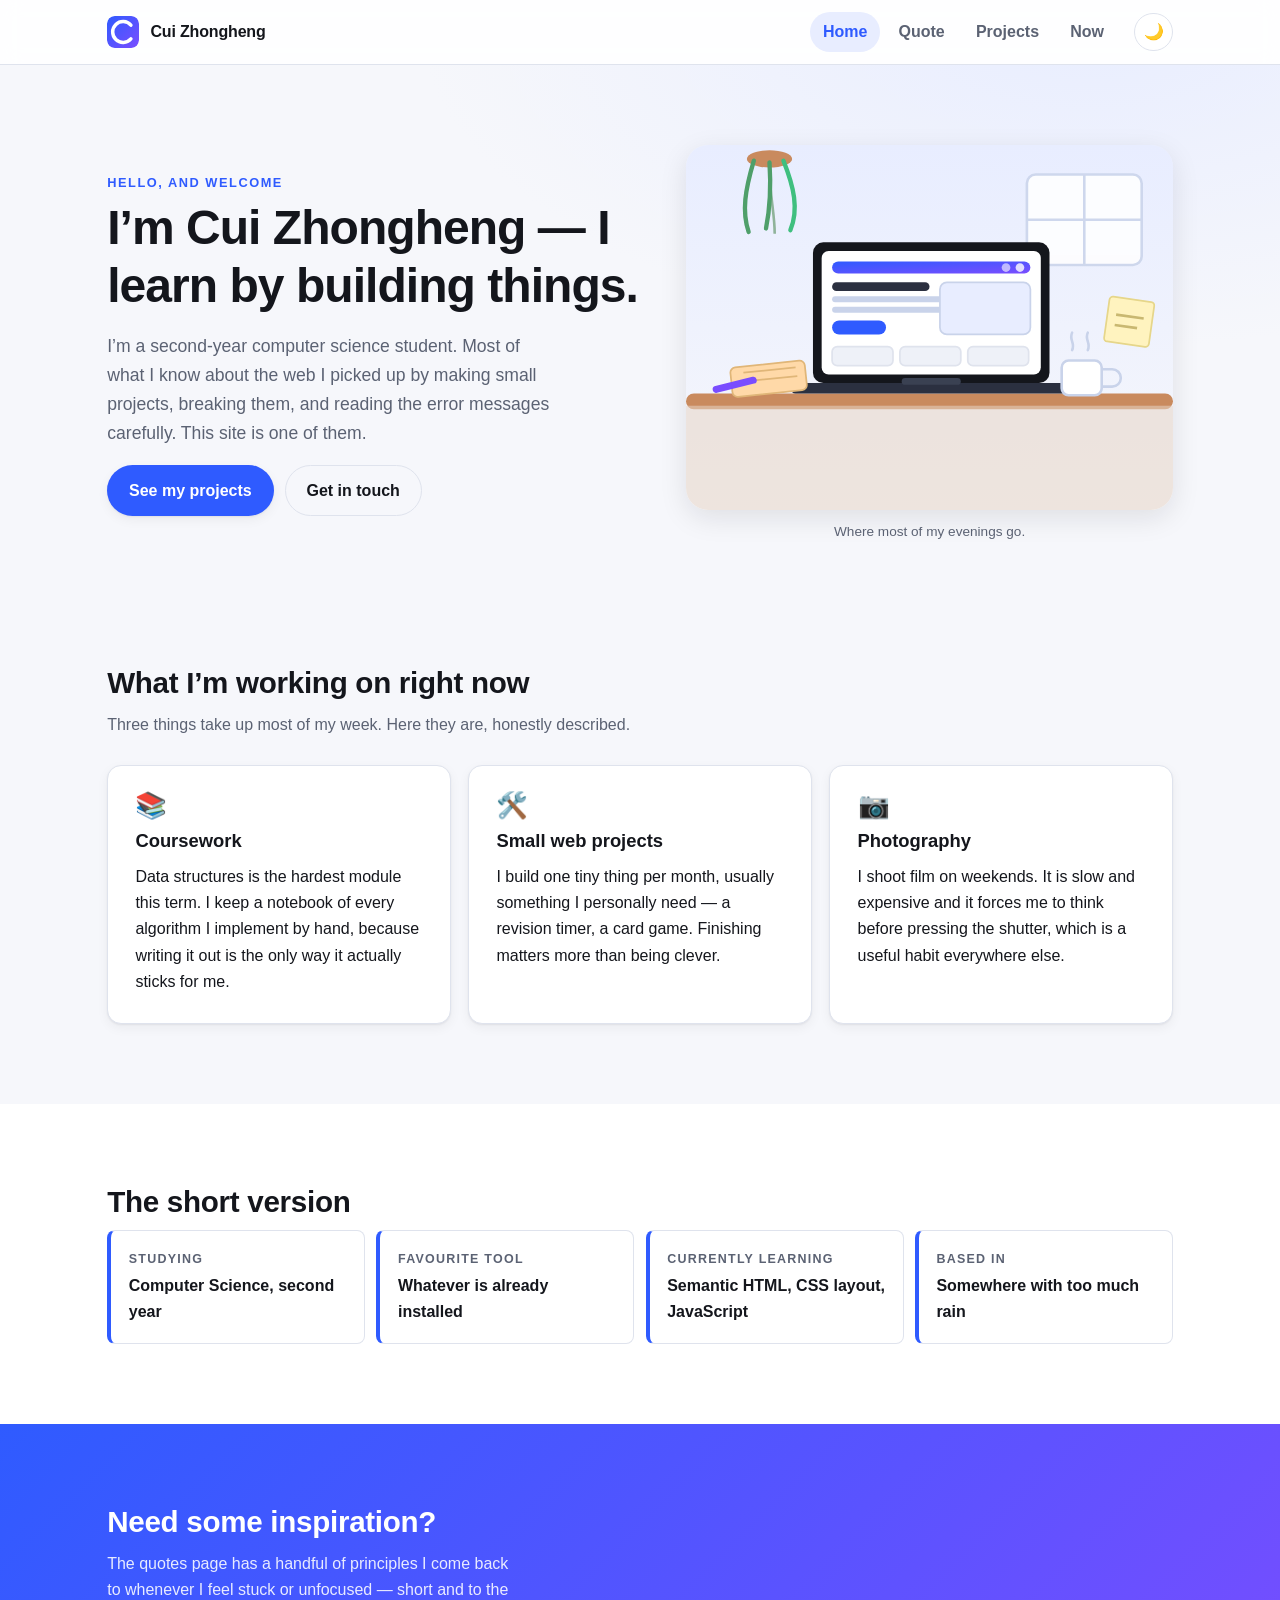
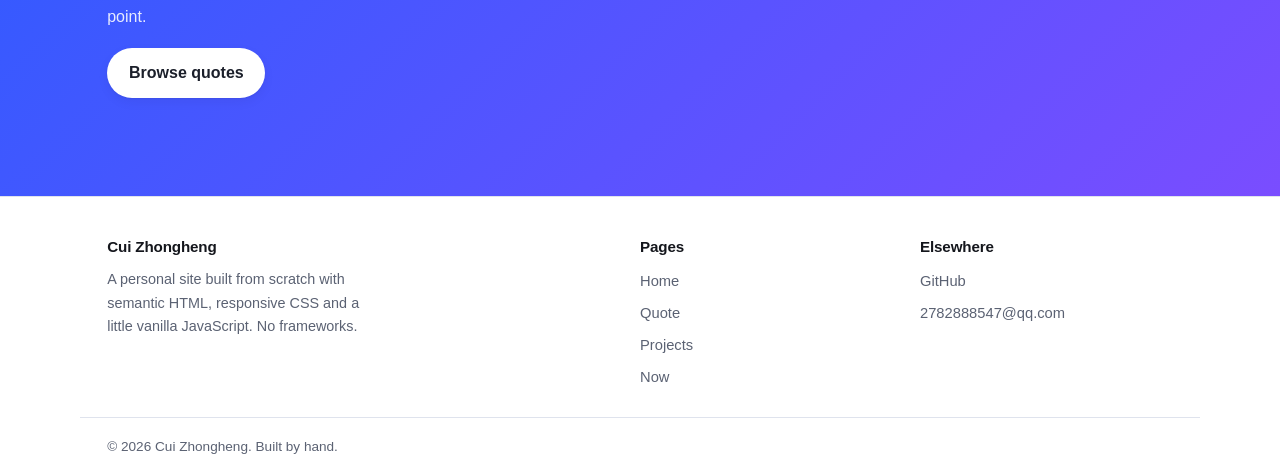
<file: index.html>
<!DOCTYPE html>
<html lang="en">
<head>
  <meta charset="utf-8">
  <meta name="viewport" content="width=device-width, initial-scale=1">

  <title>Cui Zhongheng — Home</title>
  <meta name="description" content="Personal site of Cui Zhongheng, a second-year computer science student who builds small, useful things for the web.">

  <!-- Identity: canonical URL, favicon, app icon, web app manifest -->
  <link rel="canonical" href="https://czhcyber.github.io/learning-html/">
  <link rel="icon" href="assets/img/favicon.svg" type="image/svg+xml">
  <link rel="icon" href="assets/img/favicon-32.png" type="image/png" sizes="32x32">
  <link rel="apple-touch-icon" href="assets/img/apple-touch-icon.png">
  <link rel="manifest" href="site.webmanifest">
  <meta name="theme-color" content="#2f6bff">

  <!-- Identity: Open Graph image (1200x630) shown when the link is shared -->
  <meta property="og:type" content="website">
  <meta property="og:site_name" content="Cui Zhongheng">
  <meta property="og:title" content="Cui Zhongheng — Student, builder, curious person">
  <meta property="og:description" content="A small personal site about what I study, what I build, and how to reach me.">
  <meta property="og:url" content="https://czhcyber.github.io/learning-html/">
  <meta property="og:image" content="https://czhcyber.github.io/learning-html/assets/img/og-image.jpg">
  <meta property="og:image:width" content="1200">
  <meta property="og:image:height" content="630">
  <meta property="og:image:alt" content="Cui Zhongheng — learning website">
  <meta name="twitter:card" content="summary_large_image">

  <!-- Styles -->
  <!-- Set the colour theme before the first paint, so a dark-theme visitor
       never sees a flash of the light theme. main.js takes over afterwards. -->
  <script>
    (function () {
      try {
        var saved = localStorage.getItem("czh-site-theme");
        var dark = saved === "dark" ||
          (!saved && window.matchMedia("(prefers-color-scheme: dark)").matches);
        if (dark) { document.documentElement.setAttribute("data-theme", "dark"); }
      } catch (error) { /* storage blocked: fall back to the light theme */ }
    })();
  </script>
  <link rel="stylesheet" href="assets/css/style.css">
</head>

<body>
  <a class="skip-link" href="#main">Skip to main content</a>

  <header class="site-header">
    <div class="container header-inner">
      <a class="brand" href="index.html">
        <img class="brand-mark" src="assets/img/favicon.svg" alt="" width="32" height="32">
        <span class="brand-text">Cui&nbsp;Zhongheng</span>
      </a>

      <button class="nav-toggle" type="button" aria-expanded="false" aria-controls="site-nav">
        <span class="nav-toggle-box" aria-hidden="true">
          <span class="nav-toggle-bar"></span>
          <span class="nav-toggle-bar"></span>
          <span class="nav-toggle-bar"></span>
        </span>
        <span class="visually-hidden">Menu</span>
      </button>

      <nav class="site-nav" id="site-nav" aria-label="Main navigation">
        <ul class="nav-list" data-nav-list></ul>
      </nav>

      <button class="theme-toggle" type="button" aria-pressed="false">
        <span class="theme-toggle-icon" aria-hidden="true">🌙</span>
        <span class="visually-hidden">Switch colour theme</span>
      </button>
    </div>
  </header>

  <main id="main">

    <!-- ===================== HERO ===================== -->
    <section class="hero" aria-labelledby="hero-title">
      <div class="container hero-inner">
        <div class="hero-copy">
          <p class="eyebrow">Hello, and welcome</p>
          <h1 id="hero-title">I&rsquo;m Cui Zhongheng &mdash; I learn by building things.</h1>
          <p class="lead">
            I&rsquo;m a second-year computer science student. Most of what I know about
            the web I picked up by making small projects, breaking them, and reading
            the error messages carefully. This site is one of them.
          </p>
          <p class="hero-actions">
            <a class="button button-primary" href="projects.html">See my projects</a>
            <a class="button button-ghost" href="contact.html">Get in touch</a>
          </p>
        </div>

        <figure class="hero-figure">
          <img src="assets/img/hero-illustration.svg"
               alt="Illustration of a desk with a laptop showing a simple web page layout."
               width="560" height="420">
          <figcaption>Where most of my evenings go.</figcaption>
        </figure>
      </div>
    </section>

    <!-- ===================== WHAT I'M DOING ===================== -->
    <section class="section" aria-labelledby="now-title">
      <div class="container">
        <header class="section-head">
          <h2 id="now-title">What I&rsquo;m working on right now</h2>
          <p class="section-sub">
            Three things take up most of my week. Here they are, honestly described.
          </p>
        </header>

        <div class="card-grid">
          <article class="card">
            <p class="card-icon" aria-hidden="true">📚</p>
            <h3>Coursework</h3>
            <p>
              Data structures is the hardest module this term. I keep a notebook of
              every algorithm I implement by hand, because writing it out is the only
              way it actually sticks for me.
            </p>
          </article>

          <article class="card">
            <p class="card-icon" aria-hidden="true">🛠️</p>
            <h3>Small web projects</h3>
            <p>
              I build one tiny thing per month, usually something I personally need &mdash;
              a revision timer, a card game. Finishing matters more than being clever.
            </p>
          </article>

          <article class="card">
            <p class="card-icon" aria-hidden="true">📷</p>
            <h3>Photography</h3>
            <p>
              I shoot film on weekends. It is slow and expensive and it forces me to
              think before pressing the shutter, which is a useful habit everywhere else.
            </p>
          </article>
        </div>
      </div>
    </section>

    <!-- ===================== QUICK FACTS ===================== -->
    <section class="section section-alt" aria-labelledby="facts-title">
      <div class="container">
        <h2 id="facts-title">The short version</h2>
        <dl class="facts">
          <div class="fact">
            <dt>Studying</dt>
            <dd>Computer Science, second year</dd>
          </div>
          <div class="fact">
            <dt>Favourite tool</dt>
            <dd>Whatever is already installed</dd>
          </div>
          <div class="fact">
            <dt>Currently learning</dt>
            <dd>Semantic HTML, CSS layout, JavaScript</dd>
          </div>
          <div class="fact">
            <dt>Based in</dt>
            <dd>Somewhere with too much rain</dd>
          </div>
        </dl>
      </div>
    </section>

    <!-- ===================== CALL TO ACTION ===================== -->
    <section class="section cta" aria-labelledby="cta-title">
      <div class="container cta-inner">
        <h2 id="cta-title">Need some inspiration?</h2>
        <p>
          The quotes page has a handful of principles I come back to whenever I feel
          stuck or unfocused &mdash; short and to the point.
        </p>
        <p><a class="button button-primary" href="about.html">Browse quotes</a></p>
      </div>
    </section>

  </main>

  <footer class="site-footer">
    <div class="container footer-inner">
      <div class="footer-col">
        <h2 class="footer-title">Cui Zhongheng</h2>
        <p class="footer-note">
          A personal site built from scratch with semantic HTML, responsive CSS and a
          little vanilla JavaScript. No frameworks.
        </p>
      </div>

      <nav class="footer-col" aria-label="Footer navigation">
        <h2 class="footer-title">Pages</h2>
        <ul class="footer-links">
          <li><a href="index.html">Home</a></li>
          <li><a href="about.html">Quote</a></li>
          <li><a href="projects.html">Projects</a></li>
          <li><a href="contact.html">Now</a></li>
        </ul>
      </nav>

      <div class="footer-col">
        <h2 class="footer-title">Elsewhere</h2>
        <ul class="footer-links">
          <li><a href="https://github.com/czhcyber" rel="me noopener">GitHub</a></li>
          <li><a href="mailto:2782888547@qq.com">2782888547@qq.com</a></li>
        </ul>
      </div>
    </div>

    <div class="container footer-bottom">
      <p>&copy; <span data-current-year>2026</span> Cui Zhongheng. Built by hand.</p>
    </div>
  </footer>

  <script src="nav.js" defer></script>
  <script src="assets/js/main.js" defer></script>
</body>
</html>
</file>
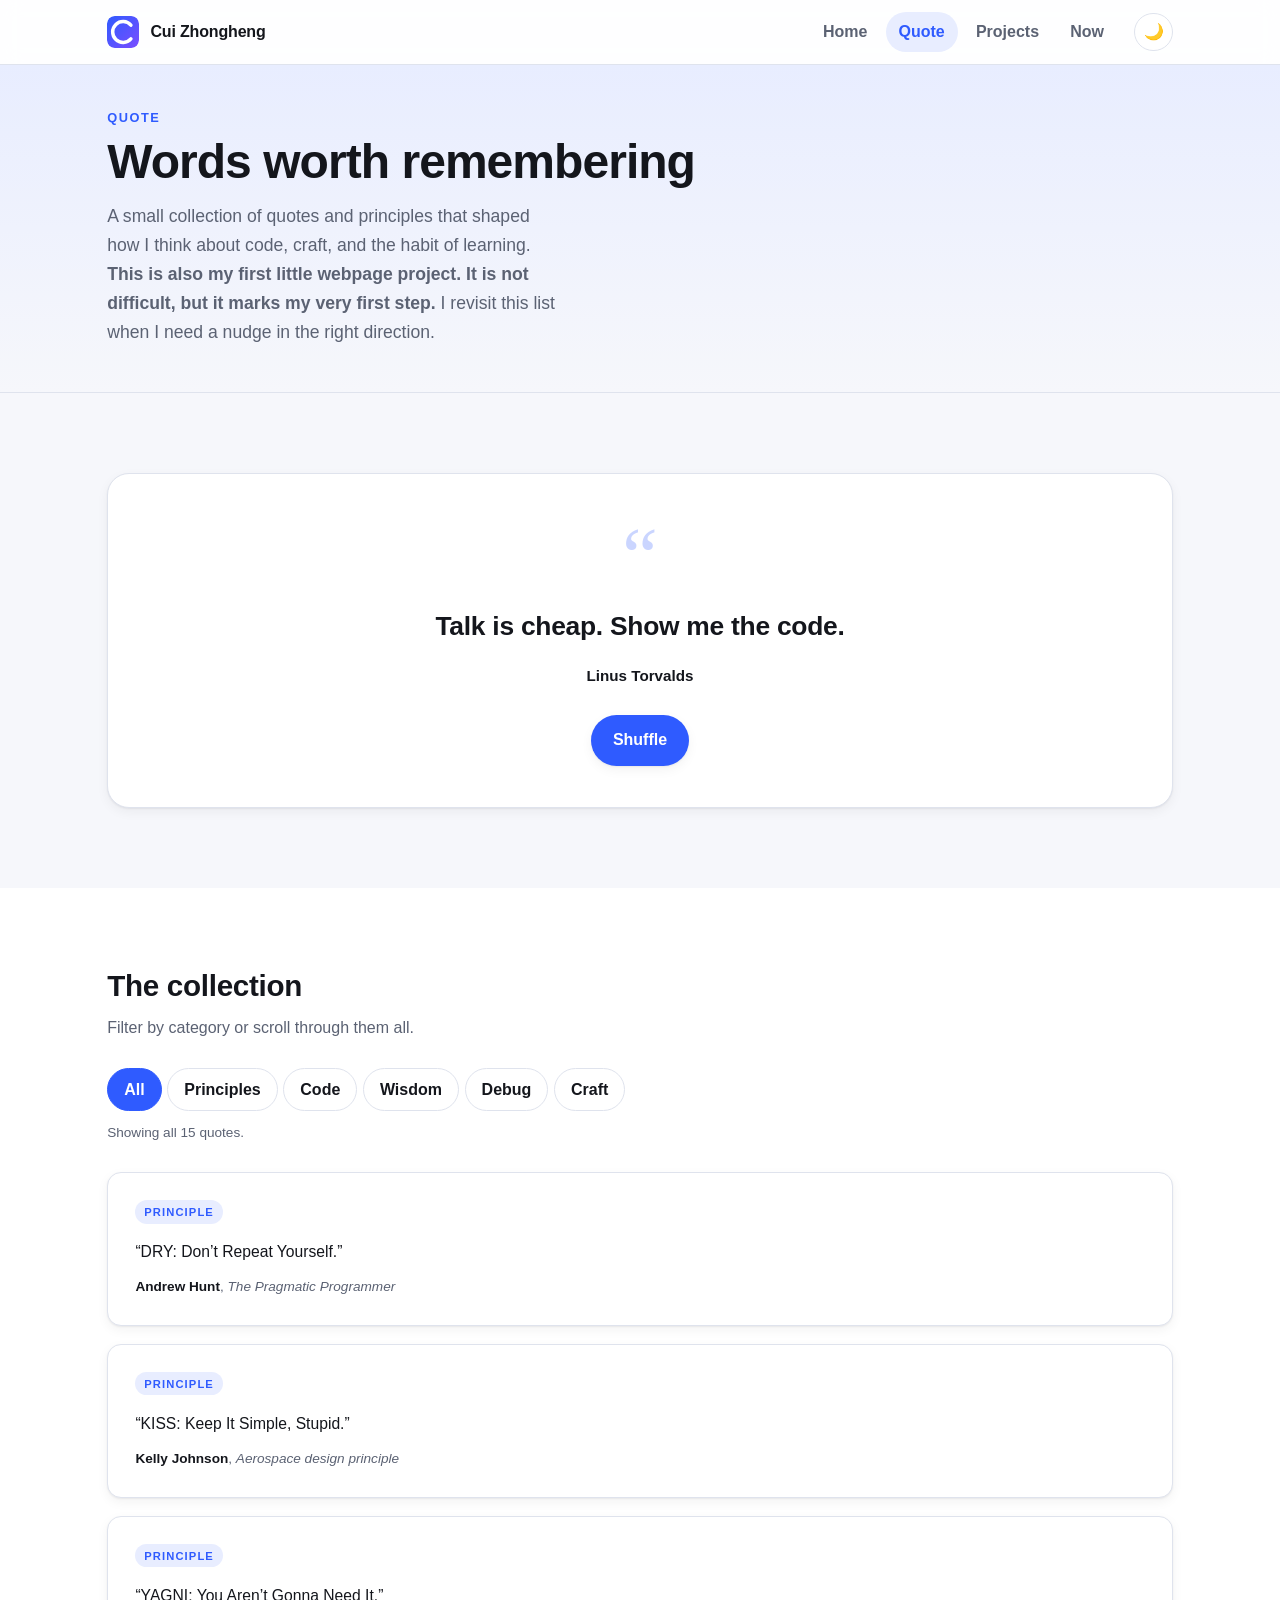
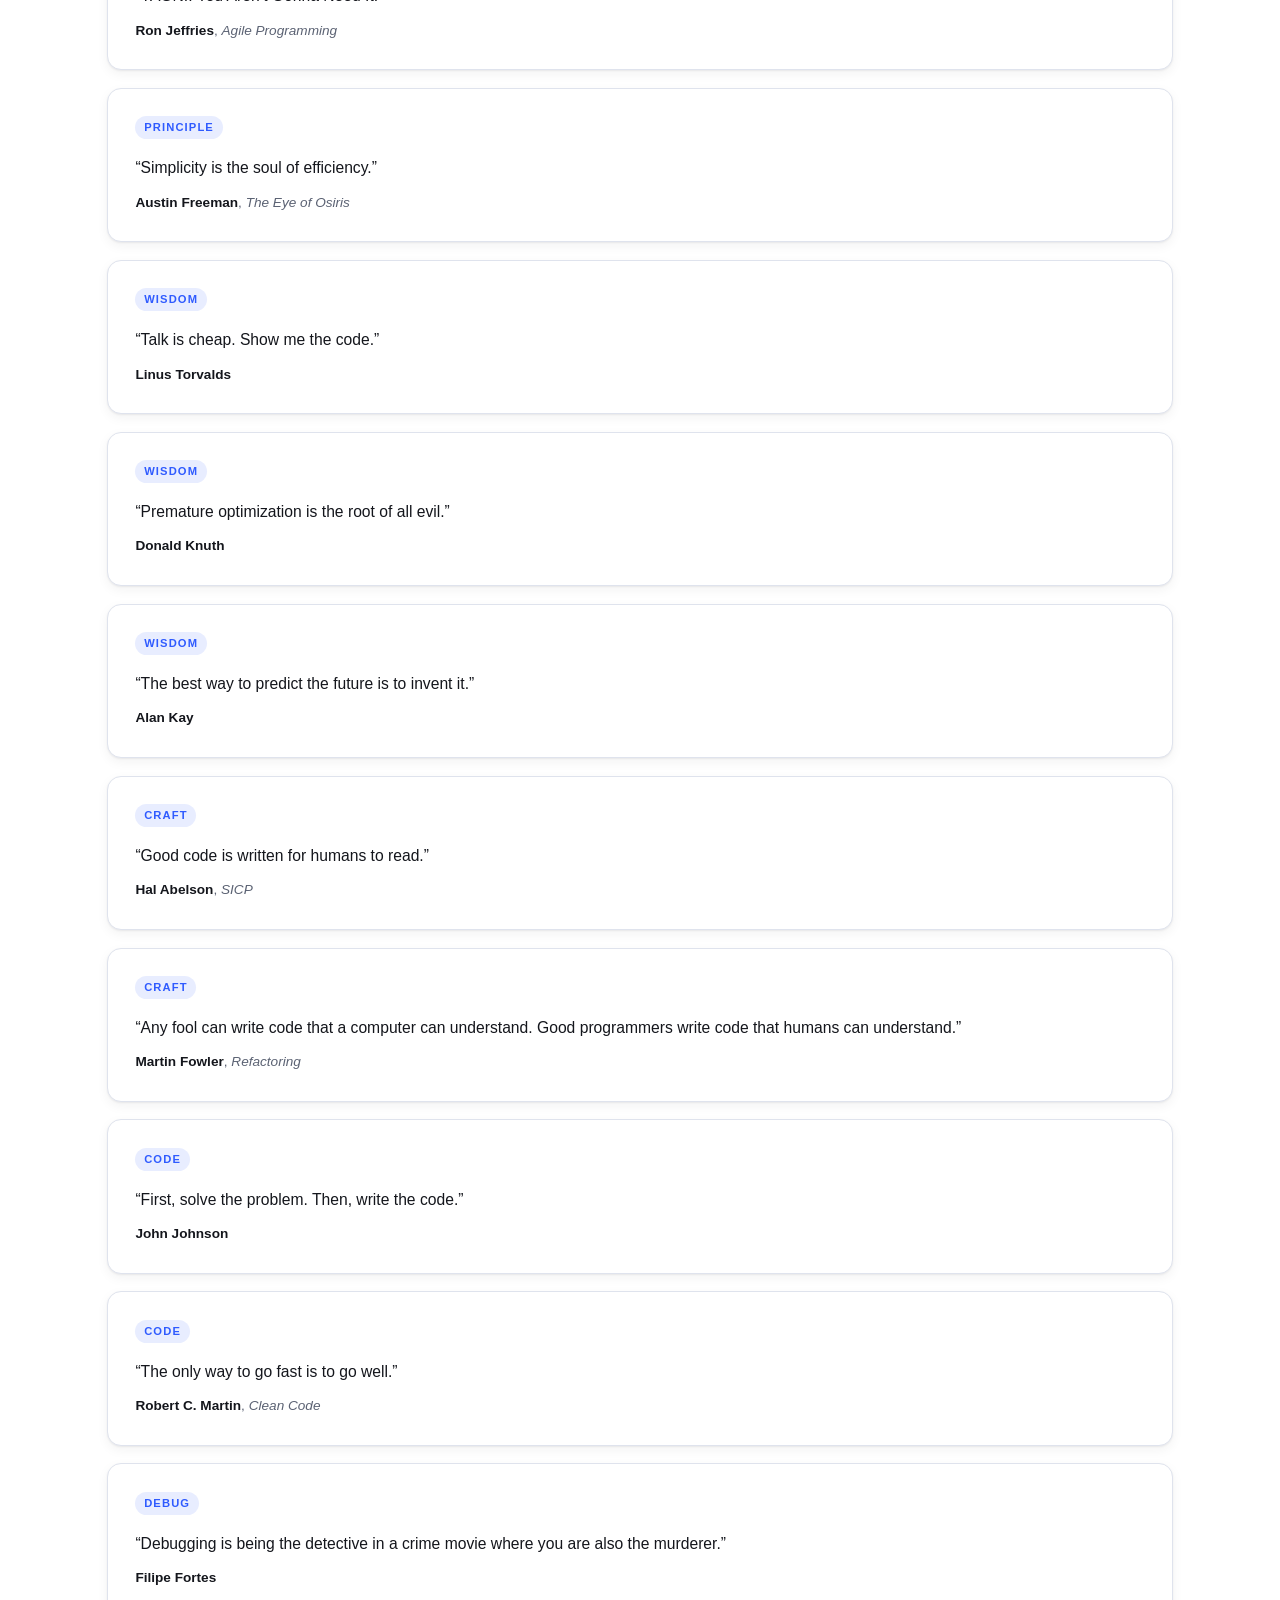
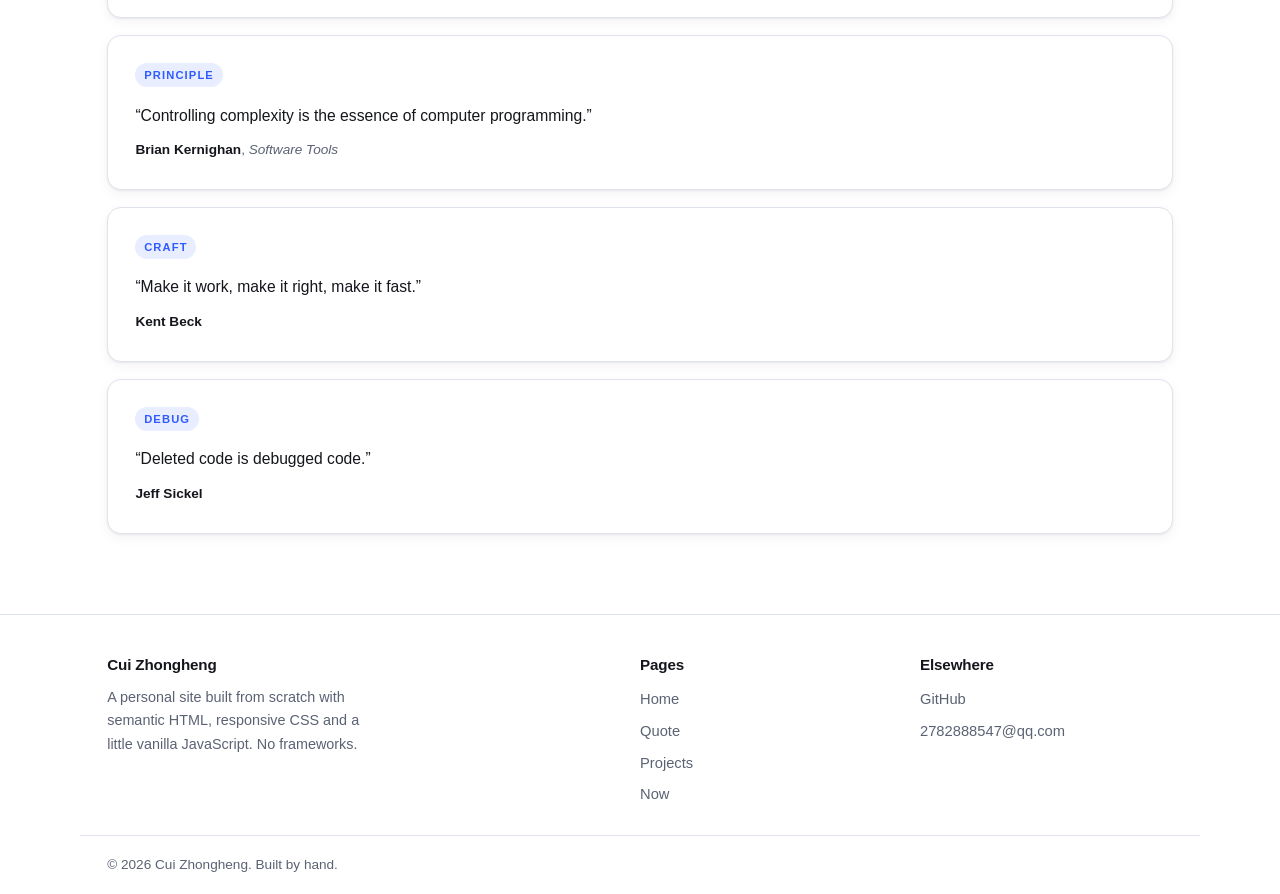
<file: about.html>
<!DOCTYPE html>
<html lang="en">
<head>
  <meta charset="utf-8">
  <meta name="viewport" content="width=device-width, initial-scale=1">

  <title>Quotes — Cui Zhongheng</title>
  <meta name="description" content="Quotes and principles that shape how Cui Zhongheng thinks about code, craft, and learning.">

  <link rel="canonical" href="https://czhcyber.github.io/learning-html/about.html">
  <link rel="icon" href="assets/img/favicon.svg" type="image/svg+xml">
  <link rel="icon" href="assets/img/favicon-32.png" type="image/png" sizes="32x32">
  <link rel="apple-touch-icon" href="assets/img/apple-touch-icon.png">
  <link rel="manifest" href="site.webmanifest">
  <meta name="theme-color" content="#2f6bff">

  <meta property="og:type" content="website">
  <meta property="og:site_name" content="Cui Zhongheng">
  <meta property="og:title" content="Quotes — Cui Zhongheng">
  <meta property="og:description" content="Quotes and principles that shape how I think about code, craft, and learning.">
  <meta property="og:url" content="https://czhcyber.github.io/learning-html/about.html">
  <meta property="og:image" content="https://czhcyber.github.io/learning-html/assets/img/og-image.jpg">
  <meta property="og:image:width" content="1200">
  <meta property="og:image:height" content="630">
  <meta property="og:image:alt" content="Cui Zhongheng — learning website">
  <meta name="twitter:card" content="summary_large_image">

  <script>
    (function () {
      try {
        var saved = localStorage.getItem("czh-site-theme");
        var dark = saved === "dark" ||
          (!saved && window.matchMedia("(prefers-color-scheme: dark)").matches);
        if (dark) { document.documentElement.setAttribute("data-theme", "dark"); }
      } catch (error) { /* storage blocked: fall back to the light theme */ }
    })();
  </script>
  <link rel="stylesheet" href="assets/css/style.css">
</head>

<body>
  <a class="skip-link" href="#main">Skip to main content</a>

  <header class="site-header">
    <div class="container header-inner">
      <a class="brand" href="index.html">
        <img class="brand-mark" src="assets/img/favicon.svg" alt="" width="32" height="32">
        <span class="brand-text">Cui&nbsp;Zhongheng</span>
      </a>

      <button class="nav-toggle" type="button" aria-expanded="false" aria-controls="site-nav">
        <span class="nav-toggle-box" aria-hidden="true">
          <span class="nav-toggle-bar"></span>
          <span class="nav-toggle-bar"></span>
          <span class="nav-toggle-bar"></span>
        </span>
        <span class="visually-hidden">Menu</span>
      </button>

      <nav class="site-nav" id="site-nav" aria-label="Main navigation">
        <ul class="nav-list" data-nav-list></ul>
      </nav>

      <button class="theme-toggle" type="button" aria-pressed="false">
        <span class="theme-toggle-icon" aria-hidden="true">🌙</span>
        <span class="visually-hidden">Switch colour theme</span>
      </button>
    </div>
  </header>

  <main id="main">

    <section class="page-head" aria-labelledby="page-title">
      <div class="container">
        <p class="eyebrow">Quote</p>
        <h1 id="page-title">Words worth remembering</h1>
        <p class="lead">
          A small collection of quotes and principles that shaped how I think about
          code, craft, and the habit of learning.
          <strong>This is also my first little webpage project. It is not difficult, but it marks my very first step.</strong>
          I revisit this list when I need a nudge in the right direction.
        </p>
      </div>
    </section>

    <section class="section" aria-labelledby="hero-quote-title">
      <div class="container">
        <div class="quote-hero" aria-live="polite">
          <span class="quote-hero-mark" aria-hidden="true">&ldquo;</span>
          <blockquote>
            <p id="hero-quote-text">Talk is cheap. Show me the code.</p>
          </blockquote>
          <footer>
            <cite id="hero-quote-cite">Linus Torvalds</cite>
          </footer>
          <button class="button button-primary quote-hero-shuffle" id="shuffle-btn" type="button">
            Shuffle
          </button>
        </div>
      </div>
    </section>

    <section class="section section-alt" aria-labelledby="quotes-title">
      <div class="container">
        <header class="section-head">
          <h2 id="quotes-title">The collection</h2>
          <p class="section-sub">Filter by category or scroll through them all.</p>
        </header>

        <div class="filter-bar" role="group" aria-label="Filter quotes by category">
          <button class="filter-button is-active" type="button" data-filter="all" aria-pressed="true">All</button>
          <button class="filter-button" type="button" data-filter="principle" aria-pressed="false">Principles</button>
          <button class="filter-button" type="button" data-filter="code" aria-pressed="false">Code</button>
          <button class="filter-button" type="button" data-filter="wisdom" aria-pressed="false">Wisdom</button>
          <button class="filter-button" type="button" data-filter="debug" aria-pressed="false">Debug</button>
          <button class="filter-button" type="button" data-filter="craft" aria-pressed="false">Craft</button>
        </div>
        <p class="filter-status" aria-live="polite"></p>

        <div class="quote-grid">

          <article class="card quote-card" data-category="principle">
            <span class="quote-category">principle</span>
            <blockquote>
              <p>DRY: Don&rsquo;t Repeat Yourself.</p>
            </blockquote>
            <footer>
              <cite>Andrew Hunt</cite>, <span class="quote-source">The Pragmatic Programmer</span>
            </footer>
          </article>

          <article class="card quote-card" data-category="principle">
            <span class="quote-category">principle</span>
            <blockquote>
              <p>KISS: Keep It Simple, Stupid.</p>
            </blockquote>
            <footer>
              <cite>Kelly Johnson</cite>, <span class="quote-source">Aerospace design principle</span>
            </footer>
          </article>

          <article class="card quote-card" data-category="principle">
            <span class="quote-category">principle</span>
            <blockquote>
              <p>YAGNI: You Aren&rsquo;t Gonna Need It.</p>
            </blockquote>
            <footer>
              <cite>Ron Jeffries</cite>, <span class="quote-source">Agile Programming</span>
            </footer>
          </article>

          <article class="card quote-card" data-category="principle">
            <span class="quote-category">principle</span>
            <blockquote>
              <p>Simplicity is the soul of efficiency.</p>
            </blockquote>
            <footer>
              <cite>Austin Freeman</cite>, <span class="quote-source">The Eye of Osiris</span>
            </footer>
          </article>

          <article class="card quote-card" data-category="wisdom">
            <span class="quote-category">wisdom</span>
            <blockquote>
              <p>Talk is cheap. Show me the code.</p>
            </blockquote>
            <footer>
              <cite>Linus Torvalds</cite>
            </footer>
          </article>

          <article class="card quote-card" data-category="wisdom">
            <span class="quote-category">wisdom</span>
            <blockquote>
              <p>Premature optimization is the root of all evil.</p>
            </blockquote>
            <footer>
              <cite>Donald Knuth</cite>
            </footer>
          </article>

          <article class="card quote-card" data-category="wisdom">
            <span class="quote-category">wisdom</span>
            <blockquote>
              <p>The best way to predict the future is to invent it.</p>
            </blockquote>
            <footer>
              <cite>Alan Kay</cite>
            </footer>
          </article>

          <article class="card quote-card" data-category="craft">
            <span class="quote-category">craft</span>
            <blockquote>
              <p>Good code is written for humans to read.</p>
            </blockquote>
            <footer>
              <cite>Hal Abelson</cite>, <span class="quote-source">SICP</span>
            </footer>
          </article>

          <article class="card quote-card" data-category="craft">
            <span class="quote-category">craft</span>
            <blockquote>
              <p>Any fool can write code that a computer can understand. Good programmers write code that humans can understand.</p>
            </blockquote>
            <footer>
              <cite>Martin Fowler</cite>, <span class="quote-source">Refactoring</span>
            </footer>
          </article>

          <article class="card quote-card" data-category="code">
            <span class="quote-category">code</span>
            <blockquote>
              <p>First, solve the problem. Then, write the code.</p>
            </blockquote>
            <footer>
              <cite>John Johnson</cite>
            </footer>
          </article>

          <article class="card quote-card" data-category="code">
            <span class="quote-category">code</span>
            <blockquote>
              <p>The only way to go fast is to go well.</p>
            </blockquote>
            <footer>
              <cite>Robert C. Martin</cite>, <span class="quote-source">Clean Code</span>
            </footer>
          </article>

          <article class="card quote-card" data-category="debug">
            <span class="quote-category">debug</span>
            <blockquote>
              <p>Debugging is being the detective in a crime movie where you are also the murderer.</p>
            </blockquote>
            <footer>
              <cite>Filipe Fortes</cite>
            </footer>
          </article>

          <article class="card quote-card" data-category="principle">
            <span class="quote-category">principle</span>
            <blockquote>
              <p>Controlling complexity is the essence of computer programming.</p>
            </blockquote>
            <footer>
              <cite>Brian Kernighan</cite>, <span class="quote-source">Software Tools</span>
            </footer>
          </article>

          <article class="card quote-card" data-category="craft">
            <span class="quote-category">craft</span>
            <blockquote>
              <p>Make it work, make it right, make it fast.</p>
            </blockquote>
            <footer>
              <cite>Kent Beck</cite>
            </footer>
          </article>

          <article class="card quote-card" data-category="debug">
            <span class="quote-category">debug</span>
            <blockquote>
              <p>Deleted code is debugged code.</p>
            </blockquote>
            <footer>
              <cite>Jeff Sickel</cite>
            </footer>
          </article>

        </div>
      </div>
    </section>

  </main>

  <footer class="site-footer">
    <div class="container footer-inner">
      <div class="footer-col">
        <h2 class="footer-title">Cui Zhongheng</h2>
        <p class="footer-note">
          A personal site built from scratch with semantic HTML, responsive CSS and a
          little vanilla JavaScript. No frameworks.
        </p>
      </div>

      <nav class="footer-col" aria-label="Footer navigation">
        <h2 class="footer-title">Pages</h2>
        <ul class="footer-links">
          <li><a href="index.html">Home</a></li>
          <li><a href="about.html">Quote</a></li>
          <li><a href="projects.html">Projects</a></li>
          <li><a href="contact.html">Now</a></li>
        </ul>
      </nav>

      <div class="footer-col">
        <h2 class="footer-title">Elsewhere</h2>
        <ul class="footer-links">
          <li><a href="https://github.com/czhcyber" rel="me noopener">GitHub</a></li>
          <li><a href="mailto:2782888547@qq.com">2782888547@qq.com</a></li>
        </ul>
      </div>
    </div>

    <div class="container footer-bottom">
      <p>&copy; <span data-current-year>2026</span> Cui Zhongheng. Built by hand.</p>
    </div>
  </footer>

  <script src="nav.js" defer></script>
  <script src="assets/js/main.js" defer></script>
</body>
</html>
</file>
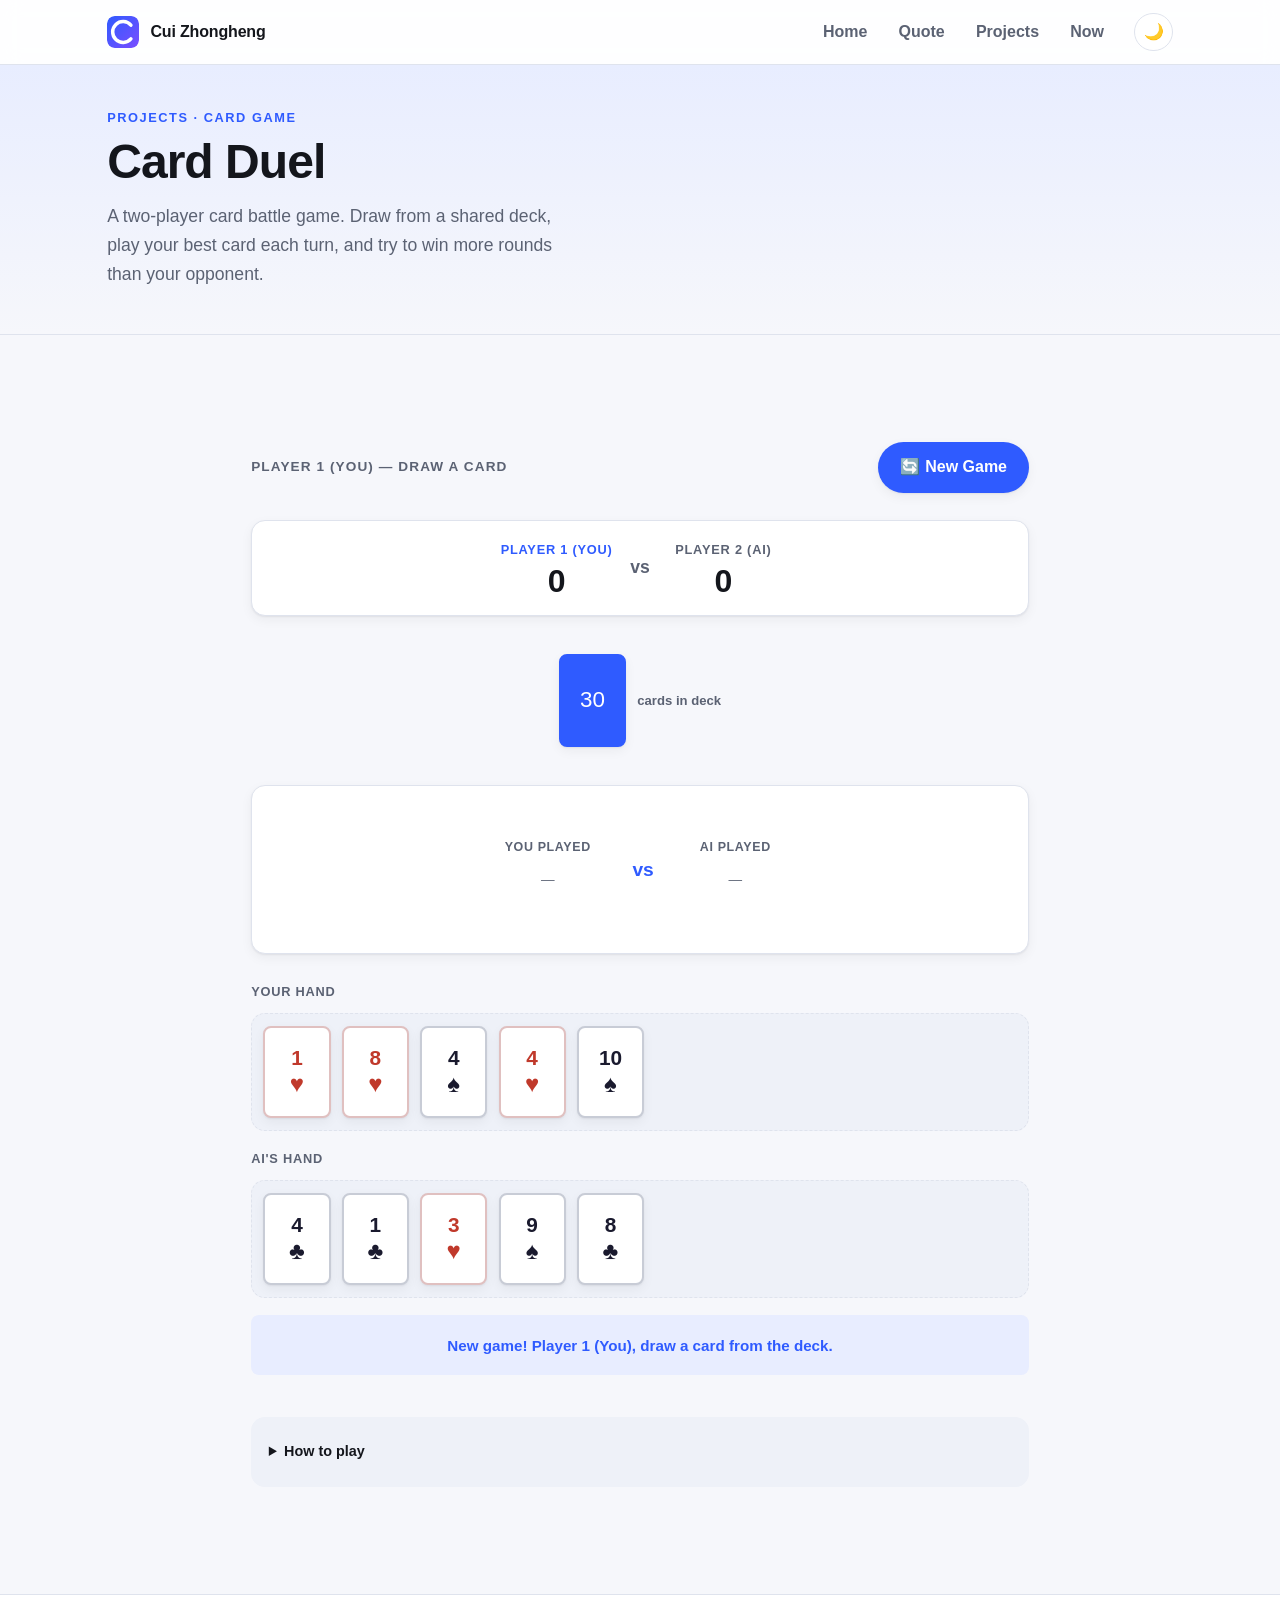
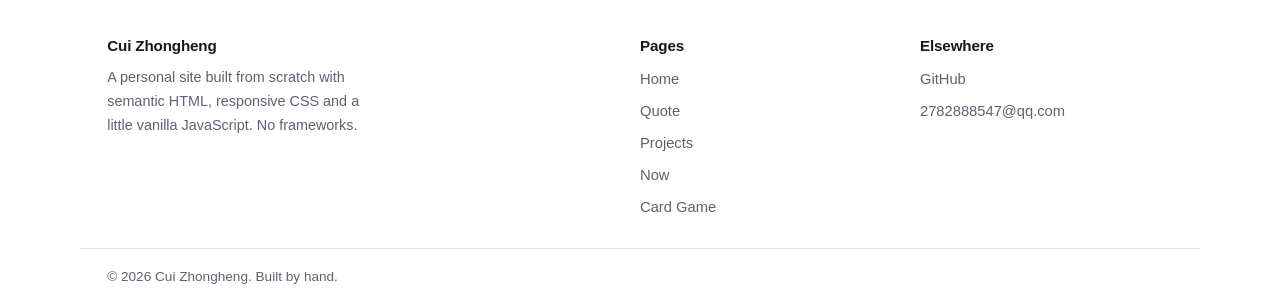
<file: card-game.html>
<!DOCTYPE html>
<html lang="en">
<head>
  <meta charset="utf-8">
  <meta name="viewport" content="width=device-width, initial-scale=1">

  <title>Card Game — Cui Zhongheng</title>
  <meta name="description" content="A browser-based two-player card duel game built with vanilla JavaScript.">

  <link rel="canonical" href="https://czhcyber.github.io/learning-html/card-game.html">
  <link rel="icon" href="assets/img/favicon.svg" type="image/svg+xml">
  <link rel="icon" href="assets/img/favicon-32.png" type="image/png" sizes="32x32">
  <link rel="apple-touch-icon" href="assets/img/apple-touch-icon.png">
  <link rel="manifest" href="site.webmanifest">
  <meta name="theme-color" content="#2f6bff">

  <meta property="og:type" content="website">
  <meta property="og:site_name" content="Cui Zhongheng">
  <meta property="og:title" content="Card Game — Cui Zhongheng">
  <meta property="og:description" content="A browser-based two-player card duel game.">
  <meta property="og:url" content="https://czhcyber.github.io/learning-html/card-game.html">
  <meta property="og:image" content="https://czhcyber.github.io/learning-html/assets/img/og-image.jpg">
  <meta property="og:image:width" content="1200">
  <meta property="og:image:height" content="630">
  <meta property="og:image:alt" content="Cui Zhongheng — card game">
  <meta name="twitter:card" content="summary_large_image">

  <script>
    (function () {
      try {
        var saved = localStorage.getItem("czh-site-theme");
        var dark = saved === "dark" ||
          (!saved && window.matchMedia("(prefers-color-scheme: dark)").matches);
        if (dark) { document.documentElement.setAttribute("data-theme", "dark"); }
      } catch (error) { }
    })();
  </script>
  <link rel="stylesheet" href="assets/css/style.css">

  <style>
    /* ==================================================================
       Card game specific styles
       These extend the existing design system with game-specific layout
       and visual effects, using the same CSS variables and conventions.
       ================================================================== */

    .game-container {
      max-width: 52rem;
      margin: 0 auto;
      padding-block: var(--space-4);
    }

    .game-header-bar {
      display: flex;
      flex-wrap: wrap;
      align-items: center;
      justify-content: space-between;
      gap: var(--space-3);
      margin-bottom: var(--space-4);
    }

    .game-header-bar .button {
      display: inline-flex;
      align-items: center;
      gap: var(--space-1);
    }

    .game-round-label {
      margin: 0;
      font-size: .85rem;
      font-weight: 700;
      letter-spacing: .08em;
      text-transform: uppercase;
      color: var(--text-muted);
    }

    /* ---------- Scoreboard ---------- */
    .scoreboard {
      display: flex;
      align-items: center;
      justify-content: center;
      gap: var(--space-3);
      margin-bottom: var(--space-4);
      padding: var(--space-3);
      background-color: var(--surface);
      border: 1px solid var(--border);
      border-radius: var(--radius);
      box-shadow: var(--shadow-sm);
      flex-wrap: wrap;
    }

    .score-player {
      display: flex;
      flex-direction: column;
      align-items: center;
      gap: var(--space-1);
      min-width: 7rem;
    }

    .score-player.is-active .score-name {
      color: var(--accent);
    }

    .score-name {
      font-size: .8rem;
      font-weight: 700;
      letter-spacing: .06em;
      text-transform: uppercase;
      color: var(--text-muted);
      margin: 0;
    }

    .score-value {
      font-size: 2rem;
      font-weight: 800;
      line-height: 1;
      color: var(--text);
      margin: 0;
    }

    .score-divider {
      font-size: 1.1rem;
      font-weight: 700;
      color: var(--text-muted);
      user-select: none;
    }

    /* ---------- Deck ---------- */
    .deck-area {
      display: flex;
      align-items: center;
      justify-content: center;
      gap: var(--space-2);
      margin-bottom: var(--space-4);
      padding: var(--space-2);
    }

    .deck-count {
      font-size: .82rem;
      font-weight: 600;
      color: var(--text-muted);
    }

    .deck-button {
      position: relative;
      width: 4.2rem;
      height: 5.8rem;
      background-color: var(--accent);
      border: 2px solid var(--accent);
      border-radius: var(--radius-sm);
      cursor: pointer;
      transition: transform var(--transition), box-shadow var(--transition);
      display: flex;
      align-items: center;
      justify-content: center;
      font-size: 1.4rem;
      color: var(--accent-text);
      box-shadow: var(--shadow-sm);
    }

    .deck-button:hover {
      transform: translateY(-3px);
      box-shadow: var(--shadow-md);
    }

    .deck-button:active {
      transform: translateY(-1px);
    }

    .deck-button.is-empty {
      background-color: var(--surface-2);
      border-color: var(--border);
      color: var(--text-muted);
      cursor: not-allowed;
      transform: none;
      box-shadow: none;
    }

    .deck-button.is-disabled {
      pointer-events: none;
      opacity: .5;
    }

    /* ---------- Battlefield ---------- */
    .battlefield {
      display: flex;
      align-items: center;
      justify-content: center;
      gap: var(--space-5);
      min-height: 8rem;
      padding: var(--space-4);
      margin-bottom: var(--space-4);
      background-color: var(--surface);
      border: 1px solid var(--border);
      border-radius: var(--radius);
      box-shadow: var(--shadow-sm);
      position: relative;
    }

    .battlefield-spot {
      display: flex;
      flex-direction: column;
      align-items: center;
      gap: var(--space-2);
      min-width: 5rem;
      min-height: 7rem;
      justify-content: center;
    }

    .battlefield-label {
      font-size: .78rem;
      font-weight: 600;
      color: var(--text-muted);
      text-transform: uppercase;
      letter-spacing: .05em;
    }

    .battlefield-vs {
      font-size: 1.2rem;
      font-weight: 800;
      color: var(--accent);
      user-select: none;
    }

    .card-placeholder {
      font-size: .85rem;
      color: var(--text-muted);
      font-style: italic;
    }

    .card-placeholder.hidden {
      display: none;
    }

    /* ---------- Playing card ---------- */
    .playing-card {
      width: 4.2rem;
      height: 5.8rem;
      background-color: #ffffff;
      border: 2px solid var(--border);
      border-radius: var(--radius-sm);
      display: flex;
      flex-direction: column;
      align-items: center;
      justify-content: center;
      gap: .15rem;
      box-shadow: var(--shadow-sm);
      transition: transform var(--transition), box-shadow var(--transition);
      user-select: none;
      position: relative;
    }

    .playing-card.is-red {
      color: #c0392b;
      border-color: #e0c0c0;
    }

    .playing-card.is-black {
      color: #1a1a2e;
      border-color: #c8ccd6;
    }

    .playing-card.is-small {
      width: 3.4rem;
      height: 4.6rem;
      font-size: .7rem;
    }

    .card-value {
      font-size: 1.3rem;
      font-weight: 800;
      line-height: 1;
    }

    .card-suit {
      font-size: 1.5rem;
      line-height: 1;
    }

    .playing-card.is-small .card-value {
      font-size: 1rem;
    }

    .playing-card.is-small .card-suit {
      font-size: 1.1rem;
    }

    .playing-card.is-playable {
      cursor: pointer;
    }

    .playing-card.is-playable:hover {
      transform: translateY(-8px);
      box-shadow: var(--shadow-md);
      border-color: var(--accent);
      z-index: 5;
    }

    .playing-card.is-playable:active {
      transform: translateY(-3px);
    }

    .playing-card.is-just-played {
      animation: cardSlideIn 0.35s ease-out;
    }

    .playing-card.is-winner {
      animation: cardWin 0.5s ease-out;
      border-color: #f1c40f;
      box-shadow: 0 0 0 3px rgba(241, 196, 15, .4);
    }

    @keyframes cardSlideIn {
      from {
        transform: scale(.5) translateY(-40px);
        opacity: 0;
      }
      to {
        transform: scale(1) translateY(0);
        opacity: 1;
      }
    }

    @keyframes cardWin {
      0%   { transform: scale(1); }
      40%  { transform: scale(1.15); }
      100% { transform: scale(1); }
    }

    /* ---------- Hands ---------- */
    .hand-section {
      margin-bottom: var(--space-3);
    }

    .hand-label {
      font-size: .8rem;
      font-weight: 700;
      letter-spacing: .06em;
      text-transform: uppercase;
      color: var(--text-muted);
      margin-bottom: var(--space-2);
    }

    .hand-label.is-active-label {
      color: var(--accent);
    }

    .hand-cards {
      display: flex;
      flex-wrap: wrap;
      gap: var(--space-2);
      padding: var(--space-2);
      min-height: 5rem;
      background-color: var(--surface-2);
      border: 1px dashed var(--border);
      border-radius: var(--radius);
      align-items: center;
    }

    .hand-cards:empty::after {
      content: "No cards left";
      color: var(--text-muted);
      font-size: .85rem;
      font-style: italic;
      padding: var(--space-2);
    }

    .hand-cards .playing-card {
      animation: cardSlideIn .3s ease-out;
    }

    /* ---------- Message area ---------- */
    .game-message {
      text-align: center;
      padding: var(--space-3);
      margin-top: var(--space-3);
      font-weight: 600;
      font-size: .95rem;
      border-radius: var(--radius-sm);
      transition: opacity var(--transition);
    }

    .game-message.hidden {
      opacity: 0;
      pointer-events: none;
    }

    .game-message.is-info {
      background-color: var(--accent-soft);
      color: var(--accent);
    }

    .game-message.is-win {
      background-color: #e3f6e9;
      color: #14612f;
    }

    html[data-theme="dark"] .game-message.is-win {
      background-color: #12301d;
      color: #9ff0bb;
    }

    .game-message.is-draw {
      background-color: var(--surface-2);
      color: var(--text-muted);
    }

    /* ---------- Game over overlay ---------- */
    .game-over-panel {
      display: none;
      text-align: center;
      padding: var(--space-5);
      background-color: var(--surface);
      border: 1px solid var(--border);
      border-radius: var(--radius);
      box-shadow: var(--shadow-md);
      margin-top: var(--space-4);
      animation: fadeIn .35s ease;
    }

    .game-over-panel.is-visible {
      display: block;
    }

    .game-over-panel h3 {
      font-size: 1.4rem;
      margin-bottom: var(--space-2);
    }

    .game-over-panel p {
      color: var(--text-muted);
      margin-bottom: var(--space-3);
    }

    .game-over-panel .winner-highlight {
      color: var(--accent);
      font-size: 1.1rem;
      font-weight: 700;
    }

    @keyframes fadeIn {
      from { opacity: 0; transform: translateY(12px); }
      to   { opacity: 1; transform: translateY(0); }
    }

    /* ---------- Rules panel ---------- */
    .rules-details {
      margin-top: var(--space-5);
      padding: var(--space-3);
      background-color: var(--surface-2);
      border-radius: var(--radius);
      font-size: .9rem;
      color: var(--text-muted);
    }

    .rules-details summary {
      font-weight: 700;
      cursor: pointer;
      color: var(--text);
      padding: var(--space-1) 0;
    }

    .rules-details ol {
      margin-top: var(--space-2);
      padding-left: 1.3rem;
    }

    .rules-details li {
      margin-bottom: var(--space-1);
    }

    /* ---------- Responsive ---------- */
    @media (max-width: 600px) {
      .battlefield {
        gap: var(--space-2);
        padding: var(--space-2);
      }

      .playing-card {
        width: 3.4rem;
        height: 4.6rem;
      }

      .playing-card .card-value {
        font-size: 1rem;
      }

      .playing-card .card-suit {
        font-size: 1.1rem;
      }

      .deck-button {
        width: 3.4rem;
        height: 4.6rem;
      }

      .score-value {
        font-size: 1.5rem;
      }

      .battlefield-spot {
        min-width: 3.5rem;
        min-height: 5rem;
      }
    }
  </style>
</head>

<body>
  <a class="skip-link" href="#main">Skip to main content</a>

  <header class="site-header">
    <div class="container header-inner">
      <a class="brand" href="index.html">
        <img class="brand-mark" src="assets/img/favicon.svg" alt="" width="32" height="32">
        <span class="brand-text">Cui&nbsp;Zhongheng</span>
      </a>

      <button class="nav-toggle" type="button" aria-expanded="false" aria-controls="site-nav">
        <span class="nav-toggle-box" aria-hidden="true">
          <span class="nav-toggle-bar"></span>
          <span class="nav-toggle-bar"></span>
          <span class="nav-toggle-bar"></span>
        </span>
        <span class="visually-hidden">Menu</span>
      </button>

      <nav class="site-nav" id="site-nav" aria-label="Main navigation">
        <ul class="nav-list" data-nav-list></ul>
      </nav>

      <button class="theme-toggle" type="button" aria-pressed="false">
        <span class="theme-toggle-icon" aria-hidden="true">🌙</span>
        <span class="visually-hidden">Switch colour theme</span>
      </button>
    </div>
  </header>

  <main id="main">

    <section class="page-head" aria-labelledby="page-title">
      <div class="container">
        <p class="eyebrow">Projects · Card Game</p>
        <h1 id="page-title">Card Duel</h1>
        <p class="lead">
          A two-player card battle game. Draw from a shared deck, play your best
          card each turn, and try to win more rounds than your opponent.
        </p>
      </div>
    </section>

    <section class="section" aria-labelledby="game-title">
      <div class="container game-container">

        <div class="game-header-bar">
          <p id="game-title" class="game-round-label" data-game-status>Waiting to start…</p>
          <button class="button button-primary" type="button" data-new-game>
            <span aria-hidden="true">🔄</span> New Game
          </button>
        </div>

        <div class="scoreboard">
          <div class="score-player" id="player1-score-box" data-player-score="1">
            <p class="score-name">Player 1 (You)</p>
            <p class="score-value" data-score="1">0</p>
          </div>
          <span class="score-divider" aria-hidden="true">vs</span>
          <div class="score-player" id="player2-score-box" data-player-score="2">
            <p class="score-name">Player 2 (AI)</p>
            <p class="score-value" data-score="2">0</p>
          </div>
        </div>

        <div class="deck-area">
          <button class="deck-button" type="button" data-deck-draw aria-label="Draw a card from the deck">
            <span data-deck-count>40</span>
          </button>
          <span class="deck-count">cards in deck</span>
        </div>

        <div class="battlefield">
          <div class="battlefield-spot" data-battle="1">
            <span class="battlefield-label">You played</span>
            <span class="card-placeholder" data-spot-placeholder="1">—</span>
            <div data-spot-card="1"></div>
          </div>
          <span class="battlefield-vs" aria-hidden="true">vs</span>
          <div class="battlefield-spot" data-battle="2">
            <span class="battlefield-label">AI played</span>
            <span class="card-placeholder" data-spot-placeholder="2">—</span>
            <div data-spot-card="2"></div>
          </div>
        </div>

        <div class="hand-section">
          <p class="hand-label is-active-label" data-hand-label>
            Your hand &mdash; click a card to play it
          </p>
          <div class="hand-cards" data-hand="1"></div>
        </div>

        <div class="hand-section">
          <p class="hand-label">AI's hand</p>
          <div class="hand-cards" data-hand="2"></div>
        </div>

        <div class="game-message hidden" data-game-message></div>

        <div class="game-over-panel" data-game-over>
          <h3 data-game-over-title>Game Over!</h3>
          <p data-game-over-text></p>
          <button class="button button-primary" type="button" data-new-game>
            Play again
          </button>
        </div>

        <details class="rules-details">
          <summary>How to play</summary>
          <ol>
            <li>The deck starts with 40 cards (1–10 across four suits: ♠ ♥ ♦ ♣).</li>
            <li>Each player is dealt 5 cards. You play as Player 1, and the computer plays as Player 2.</li>
            <li>On your turn, click the deck to draw a card, then click one of your cards to play it onto the battlefield.</li>
            <li>The AI will then play its own card automatically.</li>
            <li>The higher card value wins the round. Suits break ties: ♠ &gt; ♥ &gt; ♦ &gt; ♣.</li>
            <li>After both cards are played, the winner is shown and players draw back up if the deck still has cards.</li>
            <li>The game ends when the deck is empty and both players have no cards left. The player with more round wins is the champion!</li>
          </ol>
        </details>

      </div>
    </section>

  </main>

  <footer class="site-footer">
    <div class="container footer-inner">
      <div class="footer-col">
        <h2 class="footer-title">Cui Zhongheng</h2>
        <p class="footer-note">
          A personal site built from scratch with semantic HTML, responsive CSS and a
          little vanilla JavaScript. No frameworks.
        </p>
      </div>

      <nav class="footer-col" aria-label="Footer navigation">
        <h2 class="footer-title">Pages</h2>
        <ul class="footer-links">
          <li><a href="index.html">Home</a></li>
          <li><a href="about.html">Quote</a></li>
          <li><a href="projects.html">Projects</a></li>
          <li><a href="contact.html">Now</a></li>
          <li><a href="card-game.html">Card Game</a></li>
        </ul>
      </nav>

      <div class="footer-col">
        <h2 class="footer-title">Elsewhere</h2>
        <ul class="footer-links">
          <li><a href="https://github.com/czhcyber" rel="me noopener">GitHub</a></li>
          <li><a href="mailto:2782888547@qq.com">2782888547@qq.com</a></li>
        </ul>
      </div>
    </div>

    <div class="container footer-bottom">
      <p>&copy; <span data-current-year>2026</span> Cui Zhongheng. Built by hand.</p>
    </div>
  </footer>

  <script src="nav.js" defer></script>
  <script src="assets/js/main.js" defer></script>

  <script>
    (function () {
      "use strict";

      var doc = document;

      /* ================================================================
         Card Duel — game state and logic
         ================================================================ */

      var SUITS = [
        { symbol: "\u2660", name: "spades",   color: "black", rank: 4 },
        { symbol: "\u2665", name: "hearts",   color: "red",   rank: 3 },
        { symbol: "\u2666", name: "diamonds", color: "red",   rank: 2 },
        { symbol: "\u2663", name: "clubs",    color: "black", rank: 1 }
      ];

      var VALUES = [1, 2, 3, 4, 5, 6, 7, 8, 9, 10];

      function buildDeck() {
        var deck = [];
        SUITS.forEach(function (suit) {
          VALUES.forEach(function (value) {
            deck.push({
              value: value,
              suit: suit.symbol,
              color: suit.color,
              suitRank: suit.rank
            });
          });
        });
        return deck;
      }

      function shuffle(array) {
        var a = array.slice();
        var i, j, temp;
        for (i = a.length - 1; i > 0; i--) {
          j = Math.floor(Math.random() * (i + 1));
          temp = a[i];
          a[i] = a[j];
          a[j] = temp;
        }
        return a;
      }

      function compareCards(cardA, cardB) {
        if (cardA.value !== cardB.value) {
          return cardA.value > cardB.value ? 1 : -1;
        }
        if (cardA.suitRank !== cardB.suitRank) {
          return cardA.suitRank > cardB.suitRank ? 1 : -1;
        }
        return 0;
      }

      /* ================================================================
         Game state
         ================================================================ */

      var state = {
        deck: [],
        hands: [[], []],
        battlefield: [null, null],
        scores: [0, 0],
        currentPlayer: 0,
        phase: "idle",
        roundInProgress: false,
        gameOver: false
      };

      /* ================================================================
         DOM references
         ================================================================ */

      function $(selector, parent) {
        return (parent || doc).querySelector(selector);
      }

      function $$(selector, parent) {
        return (parent || doc).querySelectorAll(selector);
      }

      var dom = {
        get deckBtn()     { return $("[data-deck-draw]"); },
        get deckCount()   { return $("[data-deck-count]"); },
        get gameStatus()  { return $("[data-game-status]"); },
        get gameMessage() { return $("[data-game-message]"); },
        get gameOverPanel() { return $("[data-game-over]"); },
        get gameOverTitle() { return $("[data-game-over-title]"); },
        get gameOverText()  { return $("[data-game-over-text]"); },
        get handLabel()   { return $("[data-hand-label]"); },
        get newGameButtons() { return $$("[data-new-game]"); }
      };

      function handEl(player) {
        return $('[data-hand="' + (player + 1) + '"]');
      }

      function spotCardEl(player) {
        return $('[data-spot-card="' + (player + 1) + '"]');
      }

      function spotPlaceholderEl(player) {
        return $('[data-spot-placeholder="' + (player + 1) + '"]');
      }

      function scoreEl(player) {
        return $('[data-score="' + (player + 1) + '"]');
      }

      function scoreBoxEl(player) {
        return $('[data-player-score="' + (player + 1) + '"]');
      }

      /* ================================================================
         Rendering
         ================================================================ */

      function cardHTML(card, playable) {
        if (!card) { return ""; }
        var classes = "playing-card is-" + card.color;
        if (playable) { classes += " is-playable"; }
        return '<div class="' + classes + '" data-card-value="' + card.value +
               '" data-card-suit="' + card.suit + '">' +
               '<span class="card-value">' + card.value + '</span>' +
               '<span class="card-suit">' + card.suit + '</span>' +
               '</div>';
      }

      function renderHand(player) {
        var el = handEl(player);
        var html = "";
        state.hands[player].forEach(function (card) {
          html += cardHTML(card, player === 0 && state.phase === "play" && !state.roundInProgress);
        });
        el.innerHTML = html;
      }

      function renderDeck() {
        dom.deckCount.textContent = String(state.deck.length);
        if (state.deck.length === 0) {
          dom.deckBtn.classList.add("is-empty");
        } else {
          dom.deckBtn.classList.remove("is-empty");
        }
        if (state.phase !== "draw" || state.roundInProgress || state.gameOver) {
          dom.deckBtn.classList.add("is-disabled");
        } else {
          dom.deckBtn.classList.remove("is-disabled");
        }
      }

      function renderBattlefield() {
        for (var p = 0; p < 2; p++) {
          var card = state.battlefield[p];
          var spotEl = spotCardEl(p);
          var placeholder = spotPlaceholderEl(p);
          if (card) {
            spotEl.innerHTML = cardHTML(card, false);
            var rendered = spotEl.querySelector(".playing-card");
            if (rendered) { rendered.classList.add("is-just-played"); }
            if (placeholder) { placeholder.classList.add("hidden"); }
          } else {
            spotEl.innerHTML = "";
            if (placeholder) { placeholder.classList.remove("hidden"); }
          }
        }
      }

      function renderScores() {
        for (var p = 0; p < 2; p++) {
          scoreEl(p).textContent = String(state.scores[p]);
        }
      }

      function renderActivePlayer() {
        var box1 = scoreBoxEl(0);
        var box2 = scoreBoxEl(1);
        if (box1) { box1.classList.toggle("is-active", state.currentPlayer === 0); }
        if (box2) { box2.classList.toggle("is-active", state.currentPlayer === 1); }
      }

      function renderStatus() {
        if (state.gameOver) {
          var winner = state.scores[0] > state.scores[1] ? "Player 1 (You)" :
                       state.scores[1] > state.scores[0] ? "Player 2 (AI)" : null;
          dom.gameStatus.textContent = winner ? (winner + " wins!") : "It's a tie!";
        } else if (state.roundInProgress) {
          dom.gameStatus.textContent = "Round in progress…";
        } else if (state.phase === "draw") {
          dom.gameStatus.textContent = "Player " + (state.currentPlayer + 1) +
            (state.currentPlayer === 0 ? " (You)" : " (AI)") + " — draw a card";
        } else if (state.phase === "play") {
          dom.gameStatus.textContent = "Player " + (state.currentPlayer + 1) +
            (state.currentPlayer === 0 ? " (You)" : " (AI)") + " — play a card";
        } else {
          dom.gameStatus.textContent = "Waiting to start…";
        }
      }

      function showMessage(text, type) {
        var msg = dom.gameMessage;
        msg.textContent = text;
        msg.className = "game-message is-" + (type || "info");
        msg.classList.remove("hidden");
      }

      function hideMessage() {
        dom.gameMessage.classList.add("hidden");
      }

      function renderAll() {
        renderHand(0);
        renderHand(1);
        renderDeck();
        renderBattlefield();
        renderScores();
        renderActivePlayer();
        renderStatus();
        updateHandLabel();
      }

      function updateHandLabel() {
        var label = dom.handLabel;
        if (state.gameOver) {
          label.textContent = "Your hand";
          label.classList.remove("is-active-label");
        } else if (state.currentPlayer === 0 && state.phase === "play" && !state.roundInProgress) {
          label.textContent = "Your hand — click a card to play it";
          label.classList.add("is-active-label");
        } else {
          label.textContent = "Your hand";
          label.classList.remove("is-active-label");
        }
      }

      /* ================================================================
         Game logic
         ================================================================ */

      function startGame() {
        state.deck = shuffle(buildDeck());
        state.hands = [[], []];
        state.battlefield = [null, null];
        state.scores = [0, 0];
        state.currentPlayer = 0;
        state.phase = "draw";
        state.roundInProgress = false;
        state.gameOver = false;

        hideMessage();
        dom.gameOverPanel.classList.remove("is-visible");

        dealInitialCards();
        renderAll();
        showMessage("New game! Player " + (state.currentPlayer + 1) + " (You), draw a card from the deck.", "info");

        setTimeout(handleAITurn, 600);
      }

      function dealInitialCards() {
        for (var i = 0; i < 5; i++) {
          for (var p = 0; p < 2; p++) {
            if (state.deck.length > 0) {
              state.hands[p].push(state.deck.pop());
            }
          }
        }
      }

      function drawCard() {
        if (state.phase !== "draw" || state.gameOver) { return; }
        if (state.deck.length === 0) {
          showMessage("Player " + (state.currentPlayer + 1) +
            (state.currentPlayer === 0 ? " (You)" : " (AI)") +
            " — deck is empty! Play a card from your hand.", "info");
          state.phase = "play";
          renderAll();
          if (state.currentPlayer === 1) {
            setTimeout(aiPlayCard, 600);
          }
          return;
        }

        var drawn = state.deck.pop();
        state.hands[state.currentPlayer].push(drawn);
        hideMessage();
        renderAll();

        showMessage("Player " + (state.currentPlayer + 1) +
          (state.currentPlayer === 0 ? " (You)" : " (AI)") +
          " drew a " + drawn.value + " of " + drawn.suit + ". Now play a card.", "info");
        state.phase = "play";
        renderAll();

        if (state.currentPlayer === 1) {
          setTimeout(aiPlayCard, 800);
        }
      }

      function playCard(player, cardIndex) {
        if (state.phase !== "play" || state.gameOver) { return; }
        if (player !== state.currentPlayer) { return; }
        if (cardIndex < 0 || cardIndex >= state.hands[player].length) { return; }

        var card = state.hands[player].splice(cardIndex, 1)[0];
        state.battlefield[player] = card;
        hideMessage();
        renderAll();

        state.roundInProgress = true;
        renderAll();
        showMessage("Player " + (player + 1) +
          (player === 0 ? " (You)" : " (AI)") +
          " played a " + card.value + " of " + card.suit + ".", "info");

        scheduleBattleResolution();
      }

      function scheduleBattleResolution() {
        if (state.battlefield[0] && state.battlefield[1]) {
          setTimeout(resolveBattle, 700);
          return;
        }

        if (!state.battlefield[state.currentPlayer]) { return; }

        state.currentPlayer = state.currentPlayer === 0 ? 1 : 0;

        var canPlay = state.hands[state.currentPlayer].length > 0 || state.deck.length > 0;

        if (!canPlay) {
          showMessage("Player " + (state.currentPlayer + 1) +
            (state.currentPlayer === 0 ? " (You)" : " (AI)") +
            " is out of cards and the deck is empty — round goes to the only player who played.", "info");
          var onlyPlayer = state.currentPlayer === 0 ? 1 : 0;
          state.scores[onlyPlayer]++;
          state.battlefield = [null, null];
          state.roundInProgress = false;
          renderAll();
          checkGameEnd();
          if (state.gameOver) { return; }
          refillHands();
          state.currentPlayer = 0;
          state.phase = "draw";
          renderAll();
          showMessage("New round! Player 1 (You), draw a card.", "info");
          return;
        }

        state.phase = "draw";
        renderAll();
        showMessage("Player " + (state.currentPlayer + 1) +
          (state.currentPlayer === 0 ? " (You)" : " (AI)") +
          " — draw a card.", "info");

        if (state.currentPlayer === 1) {
          setTimeout(handleAITurn, 800);
        }
      }

      function resolveBattle() {
        var card1 = state.battlefield[0];
        var card2 = state.battlefield[1];
        var result = compareCards(card1, card2);

        var winnerPlayer = result > 0 ? 0 : result < 0 ? 1 : -1;

        if (winnerPlayer >= 0) {
          state.scores[winnerPlayer]++;
        }

        var msg = "";
        if (winnerPlayer >= 0) {
          msg = "Player " + (winnerPlayer + 1) +
            (winnerPlayer === 0 ? " (You)" : " (AI)") +
            " wins the round! " + card1.value + " of " + card1.suit +
            " vs " + card2.value + " of " + card2.suit + ".";
        } else {
          msg = "It's a tie! Both played " + card1.value + " of " + card1.suit + ".";
        }
        showMessage(msg, winnerPlayer >= 0 ? "info" : "draw");

        state.battlefield = [null, null];
        state.roundInProgress = false;

        checkGameEnd();
        if (state.gameOver) { return; }

        refillHands();
        state.currentPlayer = 0;
        state.phase = "draw";
        renderAll();

        setTimeout(function () {
          showMessage("New round! Player " + (state.currentPlayer + 1) + " (You), draw a card.", "info");
          renderAll();
          setTimeout(handleAITurn, 600);
        }, 400);
      }

      function refillHands() {
        for (var p = 0; p < 2; p++) {
          while (state.hands[p].length < 5 && state.deck.length > 0) {
            state.hands[p].push(state.deck.pop());
          }
        }
      }

      function checkGameEnd() {
        var totalCards = 0;
        for (var p = 0; p < 2; p++) {
          totalCards += state.hands[p].length;
        }
        if (state.deck.length === 0 && totalCards === 0) {
          state.gameOver = true;
          endGame();
        }
      }

      function endGame() {
        hideMessage();
        var panel = dom.gameOverPanel;
        var title = dom.gameOverTitle;
        var text = dom.gameOverText;

        if (state.scores[0] > state.scores[1]) {
          title.textContent = "You Win!";
          text.innerHTML = '<span class="winner-highlight">Congratulations!</span> You won ' +
            state.scores[0] + ' – ' + state.scores[1] + ' against the AI. Well played!';
        } else if (state.scores[1] > state.scores[0]) {
          title.textContent = "AI Wins!";
          text.innerHTML = '<span class="winner-highlight">Better luck next time.</span> The AI won ' +
            state.scores[1] + ' – ' + state.scores[0] + '. Try again!';
        } else {
          title.textContent = "It's a Tie!";
          text.innerHTML = '<span class="winner-highlight">A dead heat!</span> Both players scored ' +
            state.scores[0] + '. That is rare — give it another go!';
        }

        panel.classList.add("is-visible");
        state.phase = "idle";
        renderAll();
        panel.scrollIntoView({ block: "nearest", behavior: "smooth" });
      }

      /* ================================================================
         AI logic
         ================================================================ */

      function handleAITurn() {
        if (state.gameOver) { return; }
        if (state.currentPlayer !== 1) { return; }

        if (state.phase === "draw") {
          drawCard();
        }
      }

      function aiPlayCard() {
        if (state.gameOver) { return; }
        if (state.currentPlayer !== 1) { return; }
        if (state.phase !== "play") { return; }

        if (state.hands[1].length === 0) { return; }

        var cardIndex;
        var best = -1;
        var bestIdx = 0;

        for (var i = 0; i < state.hands[1].length; i++) {
          if (state.hands[1][i].value > best) {
            best = state.hands[1][i].value;
            bestIdx = i;
          }
        }

        cardIndex = bestIdx;

        var randomFactor = Math.random();
        if (randomFactor < 0.25) {
          cardIndex = Math.floor(Math.random() * state.hands[1].length);
        } else if (randomFactor < 0.5) {
          var worst = 11;
          for (var j = 0; j < state.hands[1].length; j++) {
            if (state.hands[1][j].value < worst) {
              worst = state.hands[1][j].value;
              bestIdx = j;
            }
          }
          cardIndex = bestIdx;
        }

        playCard(1, cardIndex);
      }

      /* ================================================================
         Event handlers
         ================================================================ */

      function initGameEvents() {
        dom.deckBtn.addEventListener("click", function () {
          if (state.currentPlayer === 0) {
            drawCard();
          }
        });

        handEl(0).addEventListener("click", function (e) {
          var cardDiv = e.target.closest(".playing-card");
          if (!cardDiv) { return; }
          if (!cardDiv.classList.contains("is-playable")) { return; }

          var cards = handEl(0).querySelectorAll(".playing-card");
          var index = Array.prototype.indexOf.call(cards, cardDiv);

          if (index >= 0) {
            playCard(0, index);
          }
        });

        Array.prototype.forEach.call(dom.newGameButtons, function (btn) {
          btn.addEventListener("click", function () {
            startGame();
            window.scrollTo({ top: 0, behavior: "smooth" });
          });
        });
      }

      /* ================================================================
         Boot
         ================================================================ */

      function init() {
        if (!dom.deckBtn) { return; }
        initGameEvents();
        startGame();
      }

      if (doc.readyState === "loading") {
        doc.addEventListener("DOMContentLoaded", init);
      } else {
        init();
      }
    })();
  </script>
</body>
</html>
</file>
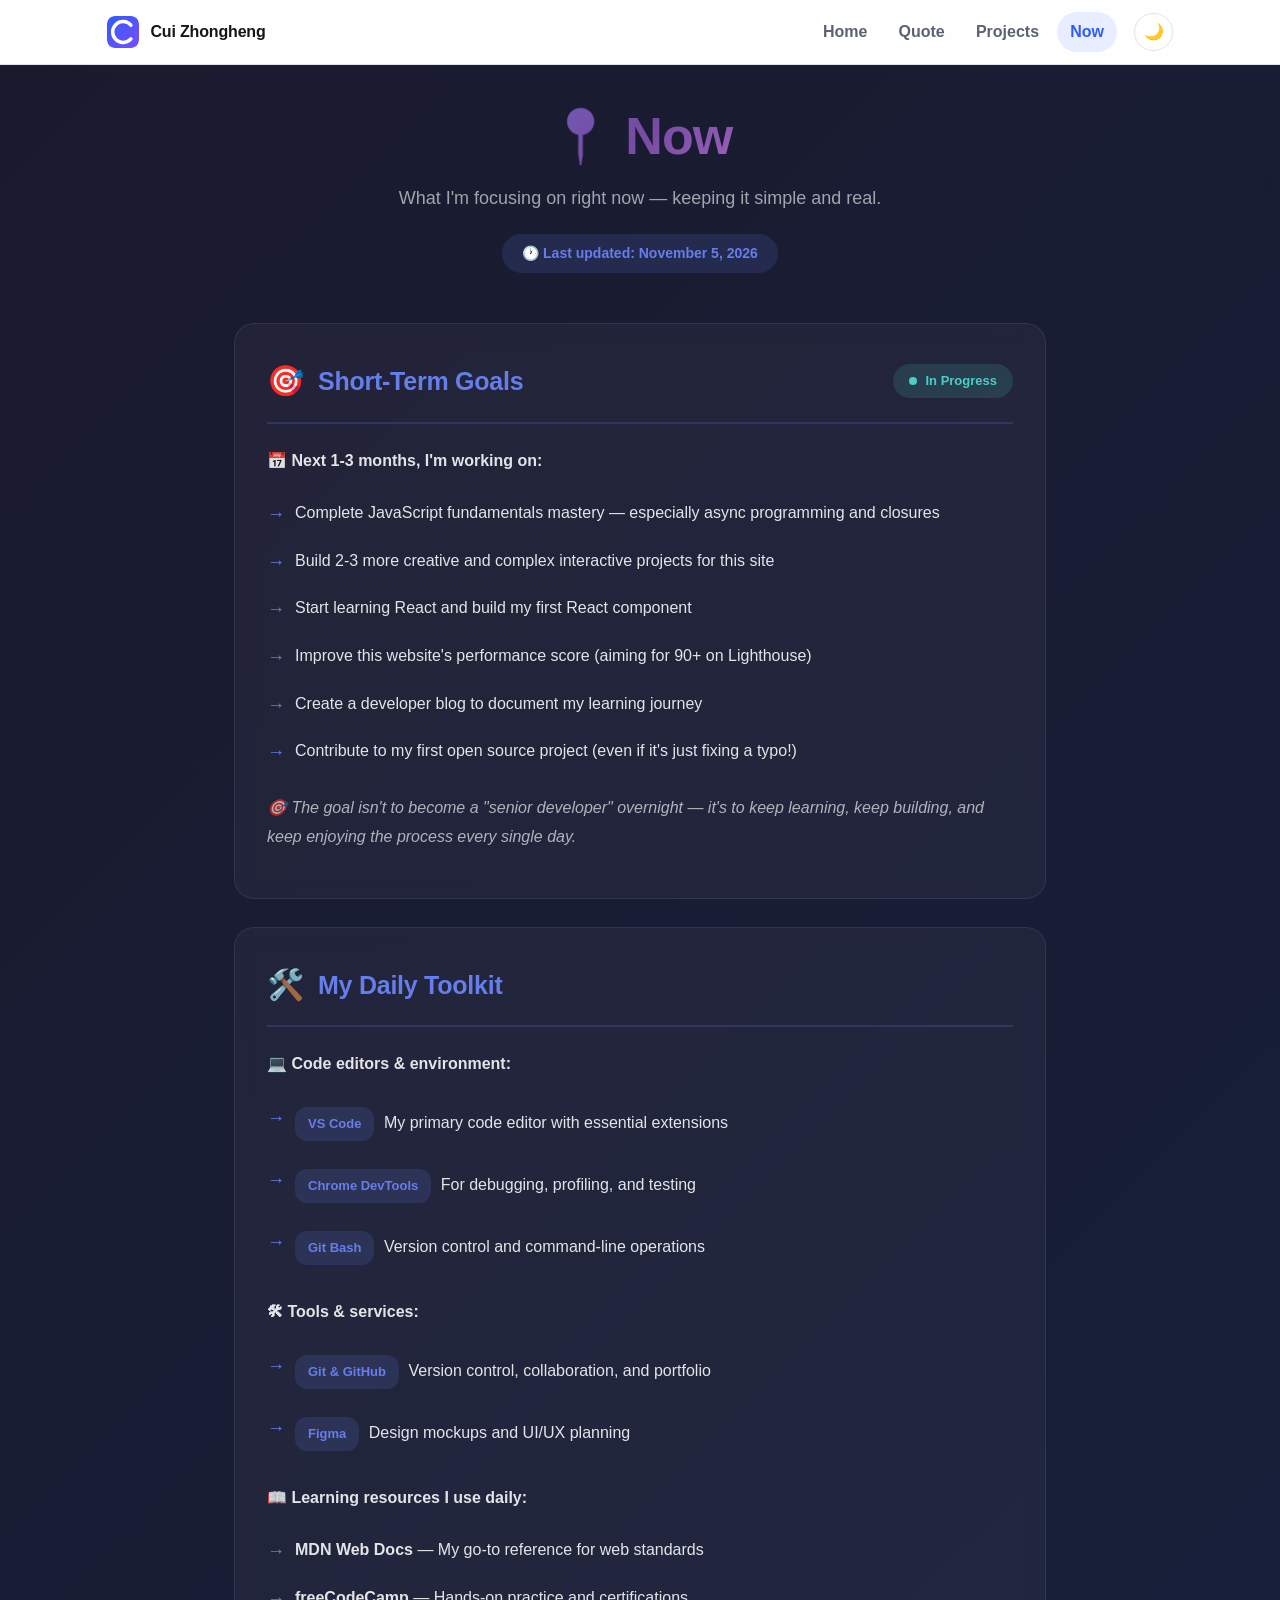
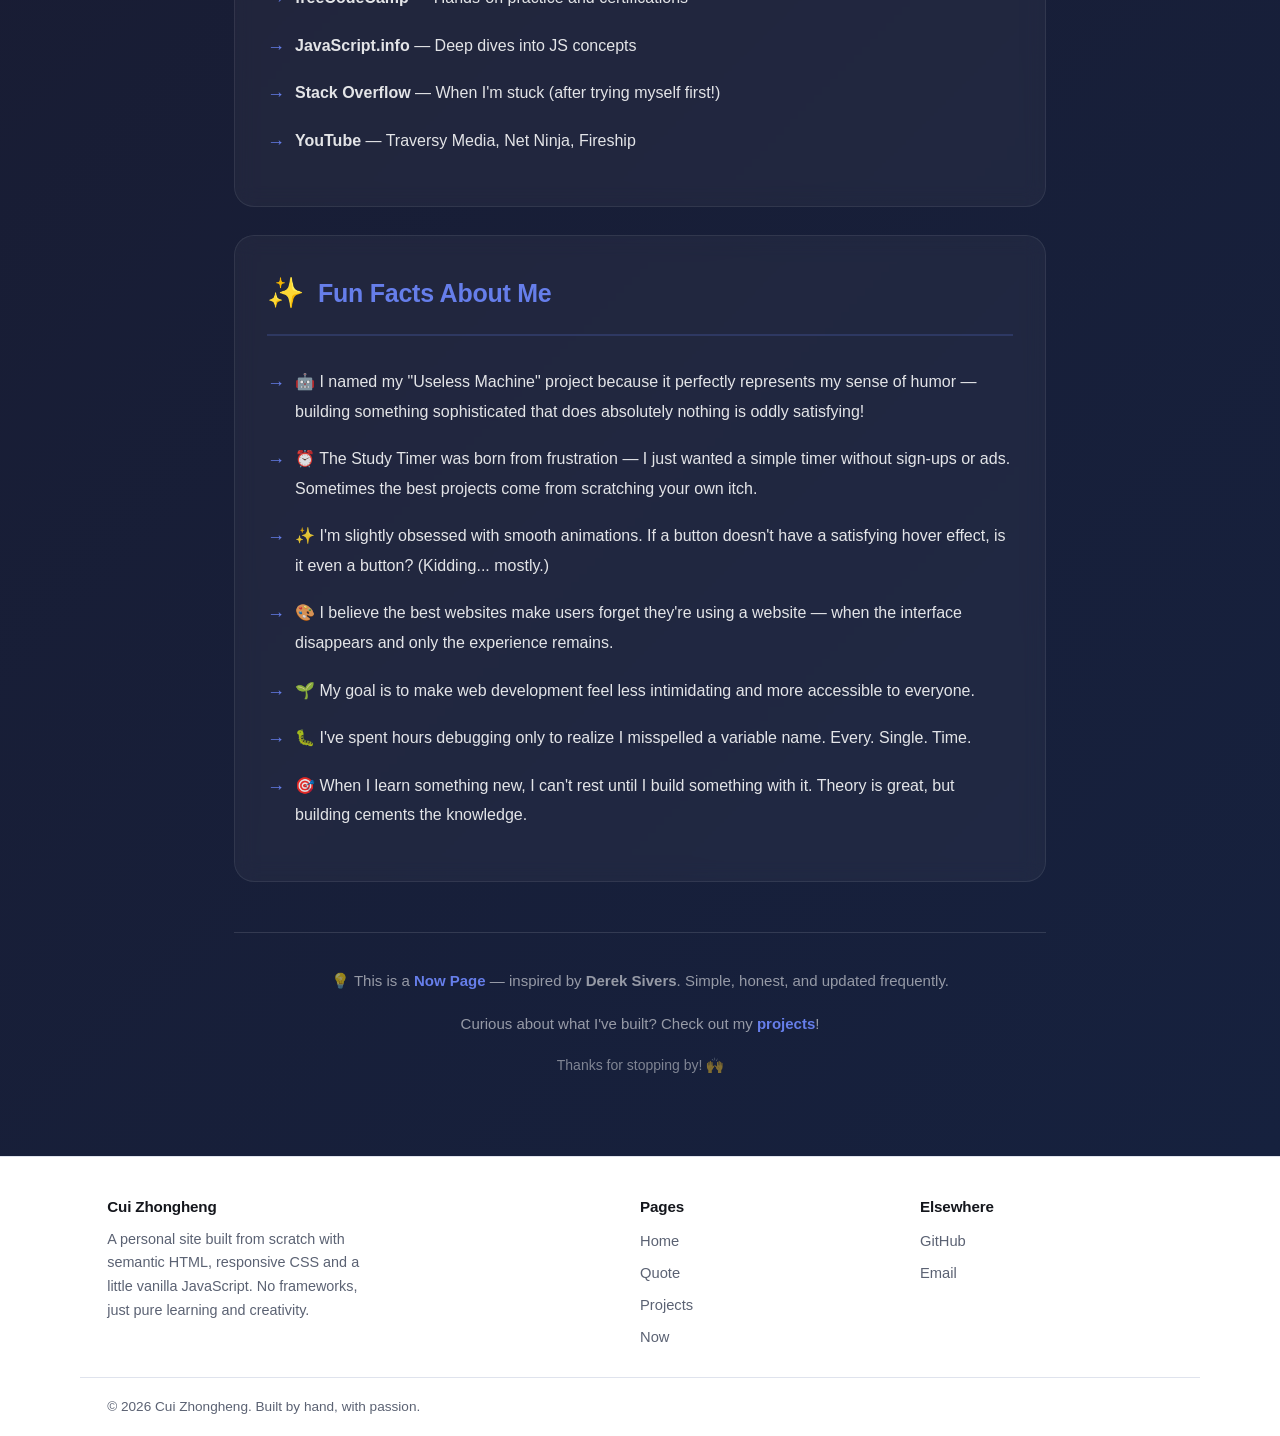
<file: contact.html>
<!DOCTYPE html>
<html lang="en">
<head>
  <meta charset="utf-8">
  <meta name="viewport" content="width=device-width, initial-scale=1">

  <title>Now — Cui Zhongheng</title>
  <meta name="description" content="What I'm focusing on right now — a snapshot of my current state, not a CV or portfolio.">

  <link rel="canonical" href="https://czhcyber.github.io/learning-html/contact.html">
  <link rel="icon" href="assets/img/favicon.svg" type="image/svg+xml">
  <link rel="icon" href="assets/img/favicon-32.png" type="image/png" sizes="32x32">
  <link rel="apple-touch-icon" href="assets/img/apple-touch-icon.png">
  <link rel="manifest" href="site.webmanifest">
  <meta name="theme-color" content="#1a1a2e">

  <meta property="og:type" content="website">
  <meta property="og:site_name" content="Cui Zhongheng">
  <meta property="og:title" content="Now — Cui Zhongheng">
  <meta property="og:description" content="What I'm focusing on right now — frontend development, creative projects, and continuous learning.">
  <meta property="og:url" content="https://czhcyber.github.io/learning-html/contact.html">
  <meta property="og:image" content="https://czhcyber.github.io/learning-html/assets/img/og-image.jpg">
  <meta property="og:image:width" content="1200">
  <meta property="og:image:height" content="630">
  <meta property="og:image:alt" content="Cui Zhongheng — Now Page">
  <meta name="twitter:card" content="summary_large_image">

  <!-- Set the colour theme before the first paint, so a dark-theme visitor
       never sees a flash of the light theme. main.js takes over afterwards. -->
  <script>
    (function () {
      try {
        var saved = localStorage.getItem("czh-site-theme");
        var dark = saved === "dark" ||
          (!saved && window.matchMedia("(prefers-color-scheme: dark)").matches);
        if (dark) { document.documentElement.setAttribute("data-theme", "dark"); }
      } catch (error) { /* storage blocked: fall back to the light theme */ }
    })();
  </script>
  <link rel="stylesheet" href="assets/css/style.css">

  <style>
    .now-page {
      background: linear-gradient(135deg, #1a1a2e 0%, #16213e 100%);
      color: #ffffff;
      min-height: calc(100vh - 200px);
      padding: 40px 0 60px;
    }

    .now-container {
      max-width: 860px;
      margin: 0 auto;
      padding: 0 24px;
    }

    .now-header {
      text-align: center;
      margin-bottom: 50px;
    }

    .now-header h1 {
      font-size: 52px;
      font-weight: 800;
      background: linear-gradient(135deg, #667eea, #764ba2, #f093fb);
      -webkit-background-clip: text;
      -webkit-text-fill-color: transparent;
      background-clip: text;
      margin-bottom: 16px;
      letter-spacing: -1px;
      line-height: 1.2;
    }

    .now-header .subtitle {
      font-size: 18px;
      color: rgba(255, 255, 255, 0.6);
      max-width: 620px;
      margin: 0 auto;
      line-height: 1.7;
    }

    .last-updated {
      display: inline-block;
      margin-top: 20px;
      padding: 8px 20px;
      background: rgba(102, 126, 234, 0.15);
      border-radius: 20px;
      font-size: 14px;
      color: #667eea;
      font-weight: 600;
    }

    .now-section {
      background: rgba(255, 255, 255, 0.04);
      backdrop-filter: blur(10px);
      border-radius: 20px;
      padding: 32px;
      margin-bottom: 28px;
      border: 1px solid rgba(255, 255, 255, 0.08);
      transition: all 0.3s ease;
    }

    .now-section:hover {
      background: rgba(255, 255, 255, 0.06);
      transform: translateY(-3px);
      box-shadow: 0 12px 40px rgba(0, 0, 0, 0.25);
    }

    .section-header {
      display: flex;
      align-items: center;
      gap: 14px;
      margin-bottom: 22px;
      padding-bottom: 16px;
      border-bottom: 2px solid rgba(102, 126, 234, 0.2);
    }

    .section-icon {
      font-size: 30px;
    }

    .section-header h2 {
      font-size: 25px;
      font-weight: 700;
      color: #667eea;
      margin: 0;
    }

    .status-badge {
      display: inline-flex;
      align-items: center;
      gap: 8px;
      padding: 6px 16px;
      background: rgba(78, 205, 196, 0.15);
      border-radius: 20px;
      font-size: 13px;
      color: #4ecdc4;
      font-weight: 600;
      margin-left: auto;
    }

    .pulse-dot {
      width: 8px;
      height: 8px;
      background: #4ecdc4;
      border-radius: 50%;
      animation: pulse 2s infinite;
    }

    @keyframes pulse {
      0%, 100% { opacity: 1; transform: scale(1); }
      50% { opacity: 0.5; transform: scale(1.3); }
    }

    .section-content {
      color: rgba(255, 255, 255, 0.88);
      font-size: 16px;
      line-height: 1.85;
    }

    .section-content p {
      margin-bottom: 14px;
    }

    .section-content ul {
      list-style: none;
      padding-left: 0;
      margin: 10px 0;
    }

    .section-content li {
      padding: 9px 0;
      padding-left: 28px;
      position: relative;
    }

    .section-content li::before {
      content: '→';
      position: absolute;
      left: 0;
      color: #667eea;
      font-weight: bold;
      font-size: 18px;
    }

    .highlight {
      color: #f093fb;
      font-weight: 600;
    }

    .tag {
      display: inline-block;
      padding: 5px 13px;
      background: rgba(102, 126, 234, 0.15);
      border-radius: 12px;
      font-size: 13px;
      color: #667eea;
      margin: 5px 5px 5px 0;
      font-weight: 600;
    }

    .link {
      color: #4ecdc4;
      text-decoration: none;
      border-bottom: 1px dashed #4ecdc4;
      transition: all 0.2s ease;
      font-weight: 500;
    }

    .link:hover {
      color: #45b7af;
      border-bottom-style: solid;
    }

    .now-footer {
      text-align: center;
      margin-top: 50px;
      padding-top: 35px;
      border-top: 1px solid rgba(255, 255, 255, 0.12);
      color: rgba(255, 255, 255, 0.55);
      font-size: 15px;
      line-height: 1.7;
    }

    .now-footer a {
      color: #667eea;
      text-decoration: none;
      font-weight: 600;
    }

    .now-footer a:hover {
      color: #764ba2;
      text-decoration: underline;
    }

    @media (max-width: 768px) {
      .now-page {
        padding: 30px 0 45px;
      }

      .now-header h1 {
        font-size: 38px;
      }

      .now-header .subtitle {
        font-size: 16px;
      }

      .now-section {
        padding: 26px 22px;
        margin-bottom: 22px;
      }

      .section-header h2 {
        font-size: 21px;
      }

      .section-icon {
        font-size: 26px;
      }

      .section-content {
        font-size: 15px;
      }
    }
  </style>
</head>

<body>
  <a class="skip-link" href="#main">Skip to main content</a>

  <header class="site-header">
    <div class="container header-inner">
      <a class="brand" href="index.html">
        <img class="brand-mark" src="assets/img/favicon.svg" alt="" width="32" height="32">
        <span class="brand-text">Cui&nbsp;Zhongheng</span>
      </a>

      <button class="nav-toggle" type="button" aria-expanded="false" aria-controls="site-nav">
        <span class="nav-toggle-box" aria-hidden="true">
          <span class="nav-toggle-bar"></span>
          <span class="nav-toggle-bar"></span>
          <span class="nav-toggle-bar"></span>
        </span>
        <span class="visually-hidden">Menu</span>
      </button>

      <nav class="site-nav" id="site-nav" aria-label="Main navigation">
        <ul class="nav-list" data-nav-list></ul>
      </nav>

      <button class="theme-toggle" type="button" aria-pressed="false">
        <span class="theme-toggle-icon" aria-hidden="true">🌙</span>
        <span class="visually-hidden">Switch colour theme</span>
      </button>
    </div>
  </header>

  <main id="main">

    <div class="now-page">
      <div class="now-container">

        <!-- ===================== HEADER ===================== -->
        <div class="now-header">
          <h1>📍 Now</h1>
          <p class="subtitle">
            What I'm focusing on right now — keeping it simple and real.
          </p>
          <span class="last-updated">🕐 Last updated: November 5, 2026</span>
        </div>

        <!-- ===================== SHORT-TERM GOALS ===================== -->
        <section class="now-section">
          <div class="section-header">
            <span class="section-icon">🎯</span>
            <h2>Short-Term Goals</h2>
            <span class="status-badge">
              <span class="pulse-dot"></span>
              In Progress
            </span>
          </div>
          <div class="section-content">
            <p><strong>📅 Next 1-3 months, I'm working on:</strong></p>
            <ul>
              <li>Complete JavaScript fundamentals mastery — especially async programming and closures</li>
              <li>Build 2-3 more creative and complex interactive projects for this site</li>
              <li>Start learning React and build my first React component</li>
              <li>Improve this website's performance score (aiming for 90+ on Lighthouse)</li>
              <li>Create a developer blog to document my learning journey</li>
              <li>Contribute to my first open source project (even if it's just fixing a typo!)</li>
            </ul>
            <p style="margin-top: 18px; font-style: italic; color: rgba(255,255,255,0.65);">
              🎯 The goal isn't to become a "senior developer" overnight — it's to keep learning,
              keep building, and keep enjoying the process every single day.
            </p>
          </div>
        </section>

        <!-- ===================== TOOLKIT ===================== -->
        <section class="now-section">
          <div class="section-header">
            <span class="section-icon">🛠️</span>
            <h2>My Daily Toolkit</h2>
          </div>
          <div class="section-content">
            <p><strong>💻 Code editors & environment:</strong></p>
            <ul>
              <li><span class="tag">VS Code</span> My primary code editor with essential extensions</li>
              <li><span class="tag">Chrome DevTools</span> For debugging, profiling, and testing</li>
              <li><span class="tag">Git Bash</span> Version control and command-line operations</li>
            </ul>

            <p style="margin-top: 18px;"><strong>🛠 Tools & services:</strong></p>
            <ul>
              <li><span class="tag">Git & GitHub</span> Version control, collaboration, and portfolio</li>
              <li><span class="tag">Figma</span> Design mockups and UI/UX planning</li>
            </ul>

            <p style="margin-top: 18px;"><strong>📖 Learning resources I use daily:</strong></p>
            <ul>
              <li><strong>MDN Web Docs</strong> — My go-to reference for web standards</li>
              <li><strong>freeCodeCamp</strong> — Hands-on practice and certifications</li>
              <li><strong>JavaScript.info</strong> — Deep dives into JS concepts</li>
              <li><strong>Stack Overflow</strong> — When I'm stuck (after trying myself first!)</li>
              <li><strong>YouTube</strong> — Traversy Media, Net Ninja, Fireship</li>
            </ul>
          </div>
        </section>

        <!-- ===================== FUN FACTS ===================== -->
        <section class="now-section">
          <div class="section-header">
            <span class="section-icon">✨</span>
            <h2>Fun Facts About Me</h2>
          </div>
          <div class="section-content">
            <ul>
              <li>
                🤖 I named my "Useless Machine" project because it perfectly represents my sense of humor —
                building something sophisticated that does absolutely nothing is oddly satisfying!
              </li>
              <li>
                ⏰ The Study Timer was born from frustration — I just wanted a simple timer without
                sign-ups or ads. Sometimes the best projects come from scratching your own itch.
              </li>
              <li>
                ✨ I'm slightly obsessed with smooth animations. If a button doesn't have
                a satisfying hover effect, is it even a button? (Kidding... mostly.)
              </li>
              <li>
                🎨 I believe the best websites make users forget they're using a website —
                when the interface disappears and only the experience remains.
              </li>
              <li>
                🌱 My goal is to make web development feel less intimidating and more accessible to everyone.
              </li>
              <li>
                🐛 I've spent hours debugging only to realize I misspelled a variable name. Every. Single. Time.
              </li>
              <li>
                🎯 When I learn something new, I can't rest until I build something with it.
                Theory is great, but building cements the knowledge.
              </li>
            </ul>
          </div>
        </section>

        <!-- ===================== FOOTER ===================== -->
        <div class="now-footer">
          <p>
            💡 This is a <a href="https://nownownow.com/about" target="_blank" rel="noopener">Now Page</a> —
            inspired by <strong>Derek Sivers</strong>. Simple, honest, and updated frequently.
          </p>
          <p style="margin-top: 14px;">
            Curious about what I've built? Check out my <a href="projects.html">projects</a>!
          </p>
          <p style="margin-top: 14px; font-size: 14px; color: rgba(255,255,255,0.45);">
            Thanks for stopping by! 🙌
          </p>
        </div>

      </div>
    </div>

  </main>

  <footer class="site-footer">
    <div class="container footer-inner">
      <div class="footer-col">
        <h2 class="footer-title">Cui Zhongheng</h2>
        <p class="footer-note">
          A personal site built from scratch with semantic HTML, responsive CSS and a
          little vanilla JavaScript. No frameworks, just pure learning and creativity.
        </p>
      </div>

      <nav class="footer-col" aria-label="Footer navigation">
        <h2 class="footer-title">Pages</h2>
        <ul class="footer-links">
          <li><a href="index.html">Home</a></li>
          <li><a href="about.html">Quote</a></li>
          <li><a href="projects.html">Projects</a></li>
          <li><a href="contact.html">Now</a></li>
        </ul>
      </nav>

      <div class="footer-col">
        <h2 class="footer-title">Elsewhere</h2>
        <ul class="footer-links">
          <li><a href="https://github.com/czhcyber" rel="me noopener">GitHub</a></li>
          <li><a href="mailto:2782888547@qq.com">Email</a></li>
        </ul>
      </div>
    </div>

    <div class="container footer-bottom">
      <p>&copy; <span data-current-year>2026</span> Cui Zhongheng. Built by hand, with passion.</p>
    </div>
  </footer>

  <script src="nav.js" defer></script>
  <script src="assets/js/main.js" defer></script>
</body>
</html>
</file>
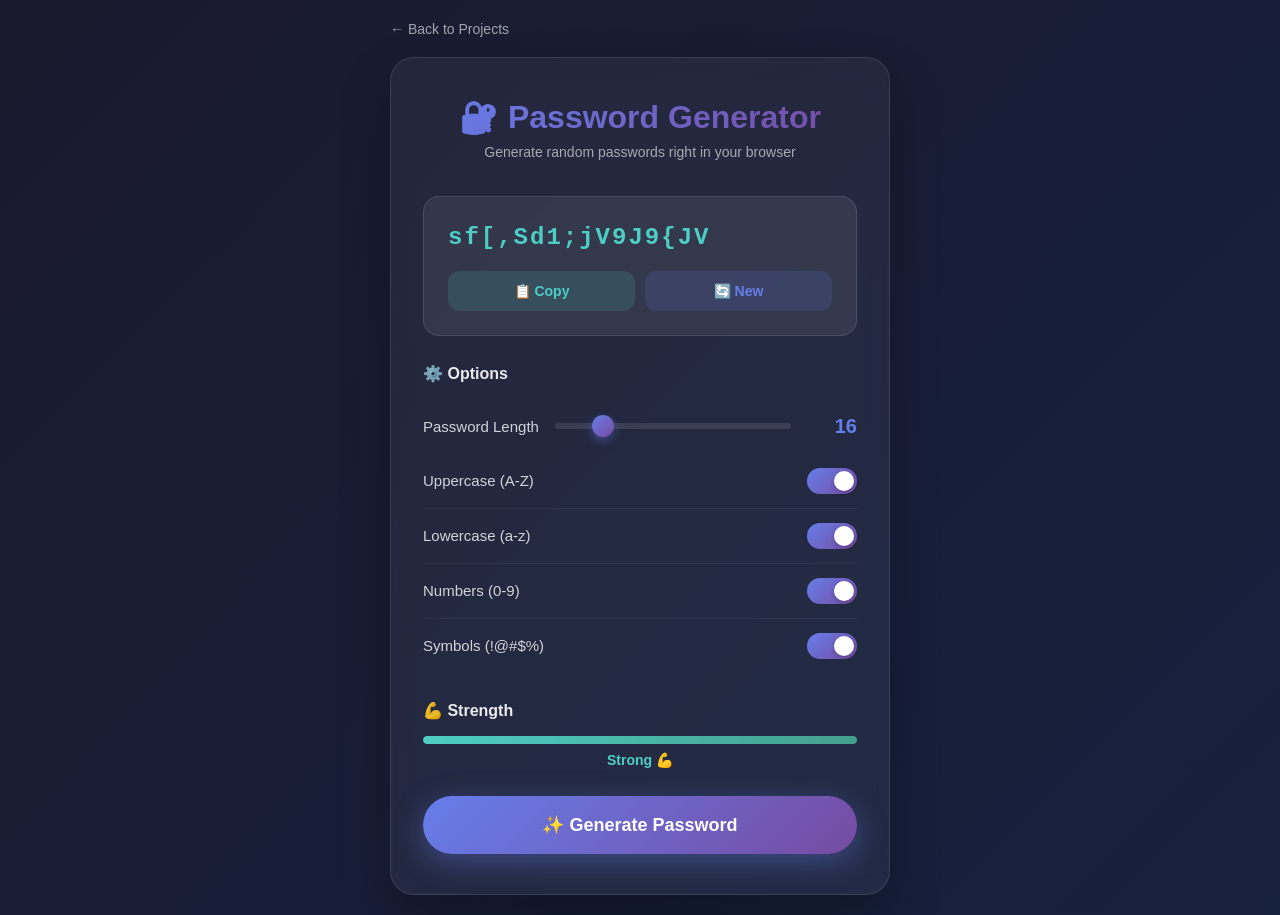
<file: password-generator.html>
<!DOCTYPE html>
<html lang="en">
<head>
    <meta charset="UTF-8">
    <meta name="viewport" content="width=device-width, initial-scale=1.0">
    <title>Password Generator — Cui Zhongheng</title>
    <link rel="icon" href="assets/img/favicon.svg" type="image/svg+xml">
    <style>
        * {
            margin: 0;
            padding: 0;
            box-sizing: border-box;
        }

        body {
            font-family: 'Segoe UI', 'PingFang SC', 'Microsoft YaHei', sans-serif;
            background: linear-gradient(135deg, #1a1a2e 0%, #16213e 100%);
            color: #ffffff;
            min-height: 100vh;
            display: flex;
            justify-content: center;
            align-items: center;
            padding: 20px;
        }

        .container {
            width: 100%;
            max-width: 500px;
        }

        .back-link {
            display: inline-block;
            color: rgba(255, 255, 255, 0.6);
            text-decoration: none;
            font-size: 14px;
            margin-bottom: 20px;
            transition: all 0.3s ease;
        }

        .back-link:hover {
            color: #ffffff;
            transform: translateX(-4px);
        }

        .card {
            background: rgba(255, 255, 255, 0.05);
            backdrop-filter: blur(10px);
            border-radius: 24px;
            padding: 40px 32px;
            box-shadow: 0 25px 50px rgba(0, 0, 0, 0.3);
            border: 1px solid rgba(255, 255, 255, 0.1);
        }

        .header {
            text-align: center;
            margin-bottom: 36px;
        }

        .header h1 {
            font-size: 32px;
            font-weight: 700;
            background: linear-gradient(135deg, #667eea, #764ba2);
            -webkit-background-clip: text;
            -webkit-text-fill-color: transparent;
            background-clip: text;
            margin-bottom: 8px;
        }

        .header p {
            color: rgba(255, 255, 255, 0.6);
            font-size: 14px;
        }

        .password-display {
            background: rgba(255, 255, 255, 0.08);
            border-radius: 16px;
            padding: 24px;
            margin-bottom: 28px;
            position: relative;
            border: 1px solid rgba(255, 255, 255, 0.1);
        }

        .password-text {
            font-family: 'Courier New', monospace;
            font-size: 24px;
            font-weight: 600;
            letter-spacing: 2px;
            word-break: break-all;
            color: #4ecdc4;
            min-height: 32px;
            line-height: 1.4;
        }

        .password-actions {
            display: flex;
            gap: 10px;
            margin-top: 16px;
        }

        .action-btn {
            flex: 1;
            padding: 12px 16px;
            border: none;
            border-radius: 12px;
            font-size: 14px;
            font-weight: 600;
            cursor: pointer;
            transition: all 0.3s ease;
            font-family: inherit;
            display: flex;
            align-items: center;
            justify-content: center;
            gap: 6px;
        }

        .btn-copy {
            background: rgba(78, 205, 196, 0.15);
            color: #4ecdc4;
        }

        .btn-copy:hover {
            background: rgba(78, 205, 196, 0.25);
            transform: translateY(-2px);
        }

        .btn-refresh {
            background: rgba(102, 126, 234, 0.15);
            color: #667eea;
        }

        .btn-refresh:hover {
            background: rgba(102, 126, 234, 0.25);
            transform: translateY(-2px);
        }

        .options-section {
            margin-bottom: 28px;
        }

        .section-title {
            font-size: 16px;
            font-weight: 600;
            margin-bottom: 16px;
            color: rgba(255, 255, 255, 0.9);
        }

        .option-row {
            display: flex;
            align-items: center;
            justify-content: space-between;
            padding: 14px 0;
            border-bottom: 1px solid rgba(255, 255, 255, 0.05);
        }

        .option-row:last-child {
            border-bottom: none;
        }

        .option-label {
            font-size: 15px;
            color: rgba(255, 255, 255, 0.8);
        }

        .toggle-switch {
            position: relative;
            width: 50px;
            height: 26px;
            background: rgba(255, 255, 255, 0.1);
            border-radius: 13px;
            cursor: pointer;
            transition: all 0.3s ease;
        }

        .toggle-switch.active {
            background: linear-gradient(135deg, #667eea, #764ba2);
        }

        .toggle-switch::after {
            content: '';
            position: absolute;
            top: 3px;
            left: 3px;
            width: 20px;
            height: 20px;
            background: white;
            border-radius: 50%;
            transition: all 0.3s ease;
            box-shadow: 0 2px 5px rgba(0, 0, 0, 0.2);
        }

        .toggle-switch.active::after {
            transform: translateX(24px);
        }

        .length-control {
            display: flex;
            align-items: center;
            gap: 16px;
            padding: 16px 0;
        }

        .length-slider {
            flex: 1;
            -webkit-appearance: none;
            appearance: none;
            height: 6px;
            background: rgba(255, 255, 255, 0.1);
            border-radius: 3px;
            outline: none;
        }

        .length-slider::-webkit-slider-thumb {
            -webkit-appearance: none;
            appearance: none;
            width: 22px;
            height: 22px;
            background: linear-gradient(135deg, #667eea, #764ba2);
            border-radius: 50%;
            cursor: pointer;
            box-shadow: 0 4px 10px rgba(102, 126, 234, 0.4);
            transition: all 0.2s ease;
        }

        .length-slider::-webkit-slider-thumb:hover {
            transform: scale(1.1);
        }

        .length-value {
            font-size: 20px;
            font-weight: 700;
            color: #667eea;
            min-width: 50px;
            text-align: right;
        }

        .strength-meter {
            margin-bottom: 28px;
        }

        .meter-bar {
            height: 8px;
            background: rgba(255, 255, 255, 0.1);
            border-radius: 4px;
            overflow: hidden;
            margin-top: 10px;
        }

        .meter-fill {
            height: 100%;
            width: 0%;
            border-radius: 4px;
            transition: all 0.4s ease;
        }

        .meter-fill.weak {
            width: 33%;
            background: linear-gradient(90deg, #ff6b6b, #ee5a24);
        }

        .meter-fill.medium {
            width: 66%;
            background: linear-gradient(90deg, #feca57, #f39c12);
        }

        .meter-fill.strong {
            width: 100%;
            background: linear-gradient(90deg, #4ecdc4, #44a08d);
        }

        .strength-text {
            text-align: center;
            font-size: 14px;
            font-weight: 600;
            margin-top: 8px;
        }

        .strength-text.weak { color: #ff6b6b; }
        .strength-text.medium { color: #feca57; }
        .strength-text.strong { color: #4ecdc4; }

        .generate-btn {
            width: 100%;
            padding: 18px 32px;
            border: none;
            border-radius: 50px;
            font-size: 18px;
            font-weight: 700;
            cursor: pointer;
            transition: all 0.3s ease;
            font-family: inherit;
            background: linear-gradient(135deg, #667eea, #764ba2);
            color: white;
            box-shadow: 0 8px 30px rgba(102, 126, 234, 0.4);
        }

        .generate-btn:hover {
            transform: translateY(-3px);
            box-shadow: 0 12px 40px rgba(102, 126, 234, 0.5);
        }

        .generate-btn:active {
            transform: translateY(-1px);
        }

        .toast {
            position: fixed;
            bottom: 30px;
            left: 50%;
            transform: translateX(-50%) translateY(100px);
            background: rgba(26, 26, 46, 0.95);
            backdrop-filter: blur(10px);
            padding: 16px 32px;
            border-radius: 12px;
            box-shadow: 0 10px 30px rgba(0, 0, 0, 0.4);
            border: 1px solid rgba(78, 205, 196, 0.3);
            z-index: 1000;
            transition: transform 0.4s cubic-bezier(0.175, 0.885, 0.32, 1.275);
            color: #4ecdc4;
            font-weight: 600;
            font-size: 15px;
        }

        .toast.show {
            transform: translateX(-50%) translateY(0);
        }

        @media (max-width: 480px) {
            .container {
                padding: 10px;
            }

            .card {
                padding: 28px 20px;
                border-radius: 20px;
            }

            .header h1 {
                font-size: 26px;
            }

            .password-text {
                font-size: 20px;
            }

            .action-btn {
                padding: 10px 12px;
                font-size: 13px;
            }
        }
    </style>
</head>
<body>
    <div class="container">
        <a href="projects.html" class="back-link">← Back to Projects</a>
        <div class="card">
            <div class="header">
                <h1>🔐 Password Generator</h1>
                <p>Generate random passwords right in your browser</p>
            </div>

            <div class="password-display">
                <div class="password-text" id="passwordText">Click Generate!</div>
                <div class="password-actions">
                    <button class="action-btn btn-copy" id="copyBtn">📋 Copy</button>
                    <button class="action-btn btn-refresh" id="refreshBtn">🔄 New</button>
                </div>
            </div>

            <div class="options-section">
                <h3 class="section-title">⚙️ Options</h3>

                <div class="length-control">
                    <span class="option-label">Password Length</span>
                    <input type="range" class="length-slider" id="lengthSlider"
                           min="6" max="64" value="16">
                    <span class="length-value" id="lengthValue">16</span>
                </div>

                <div class="option-row">
                    <span class="option-label">Uppercase (A-Z)</span>
                    <div class="toggle-switch active" data-option="uppercase"></div>
                </div>

                <div class="option-row">
                    <span class="option-label">Lowercase (a-z)</span>
                    <div class="toggle-switch active" data-option="lowercase"></div>
                </div>

                <div class="option-row">
                    <span class="option-label">Numbers (0-9)</span>
                    <div class="toggle-switch active" data-option="numbers"></div>
                </div>

                <div class="option-row">
                    <span class="option-label">Symbols (!@#$%)</span>
                    <div class="toggle-switch active" data-option="symbols"></div>
                </div>
            </div>

            <div class="strength-meter">
                <h3 class="section-title">💪 Strength</h3>
                <div class="meter-bar">
                    <div class="meter-fill" id="strengthFill"></div>
                </div>
                <div class="strength-text" id="strengthText">-</div>
            </div>

            <button class="generate-btn" id="generateBtn">✨ Generate Password</button>
        </div>
    </div>

    <div class="toast" id="toast">✓ Copied to clipboard!</div>

    <script>
        (function() {
            const CHARSETS = {
                uppercase: 'ABCDEFGHIJKLMNOPQRSTUVWXYZ',
                lowercase: 'abcdefghijklmnopqrstuvwxyz',
                numbers: '0123456789',
                symbols: '!@#$%^&*()_+-=[]{}|;:,.<>?'
            };

            const options = {
                uppercase: true,
                lowercase: true,
                numbers: true,
                symbols: true
            };

            let passwordLength = 16;

            const passwordText = document.getElementById('passwordText');
            const lengthSlider = document.getElementById('lengthSlider');
            const lengthValue = document.getElementById('lengthValue');
            const strengthFill = document.getElementById('strengthFill');
            const strengthText = document.getElementById('strengthText');
            const generateBtn = document.getElementById('generateBtn');
            const copyBtn = document.getElementById('copyBtn');
            const refreshBtn = document.getElementById('refreshBtn');
            const toast = document.getElementById('toast');

            function generatePassword() {
                let charset = '';
                let guaranteedChars = [];

                Object.keys(options).forEach(key => {
                    if (options[key]) {
                        charset += CHARSETS[key];
                        guaranteedChars.push(
                            CHARSETS[key][Math.floor(Math.random() * CHARSETS[key].length)]
                        );
                    }
                });

                if (charset === '') {
                    passwordText.textContent = 'Select at least one option!';
                    updateStrength('');
                    return '';
                }

                let password = [...guaranteedChars];

                for (let i = password.length; i < passwordLength; i++) {
                    password.push(charset[Math.floor(Math.random() * charset.length)]);
                }

                password = password.sort(() => Math.random() - 0.5).join('');

                passwordText.textContent = password;
                updateStrength(password);

                return password;
            }

            function updateStrength(password) {
                if (!password) {
                    strengthFill.className = 'meter-fill';
                    strengthText.className = 'strength-text';
                    strengthText.textContent = '-';
                    return;
                }

                let score = 0;

                if (password.length >= 12) score++;
                if (password.length >= 16) score++;
                if (/[a-z]/.test(password)) score++;
                if (/[A-Z]/.test(password)) score++;
                if (/[0-9]/.test(password)) score++;
                if (/[^a-zA-Z0-9]/.test(password)) score++;

                strengthFill.className = 'meter-fill';
                strengthText.className = 'strength-text';

                if (score <= 2) {
                    strengthFill.classList.add('weak');
                    strengthText.classList.add('weak');
                    strengthText.textContent = 'Weak 😰';
                } else if (score <= 4) {
                    strengthFill.classList.add('medium');
                    strengthText.classList.add('medium');
                    strengthText.textContent = 'Medium 👍';
                } else {
                    strengthFill.classList.add('strong');
                    strengthText.classList.add('strong');
                    strengthText.textContent = 'Strong 💪';
                }
            }

            function showToast(message) {
                toast.textContent = message;
                toast.classList.add('show');
                setTimeout(() => {
                    toast.classList.remove('show');
                }, 2500);
            }

            async function copyToClipboard() {
                const password = passwordText.textContent;
                if (password && !password.includes('Click') && !password.includes('Select')) {
                    try {
                        await navigator.clipboard.writeText(password);
                        showToast('✓ Copied to clipboard!');
                    } catch (err) {
                        showToast('❌ Failed to copy');
                    }
                }
            }

            lengthSlider.addEventListener('input', (e) => {
                passwordLength = parseInt(e.target.value);
                lengthValue.textContent = passwordLength;
            });

            document.querySelectorAll('.toggle-switch').forEach(toggle => {
                toggle.addEventListener('click', () => {
                    const option = toggle.dataset.option;
                    options[option] = !options[option];
                    toggle.classList.toggle('active', options[option]);
                });
            });

            generateBtn.addEventListener('click', generatePassword);
            refreshBtn.addEventListener('click', generatePassword);
            copyBtn.addEventListener('click', copyToClipboard);

            generatePassword();
        })();
    </script>
</body>
</html>
</file>
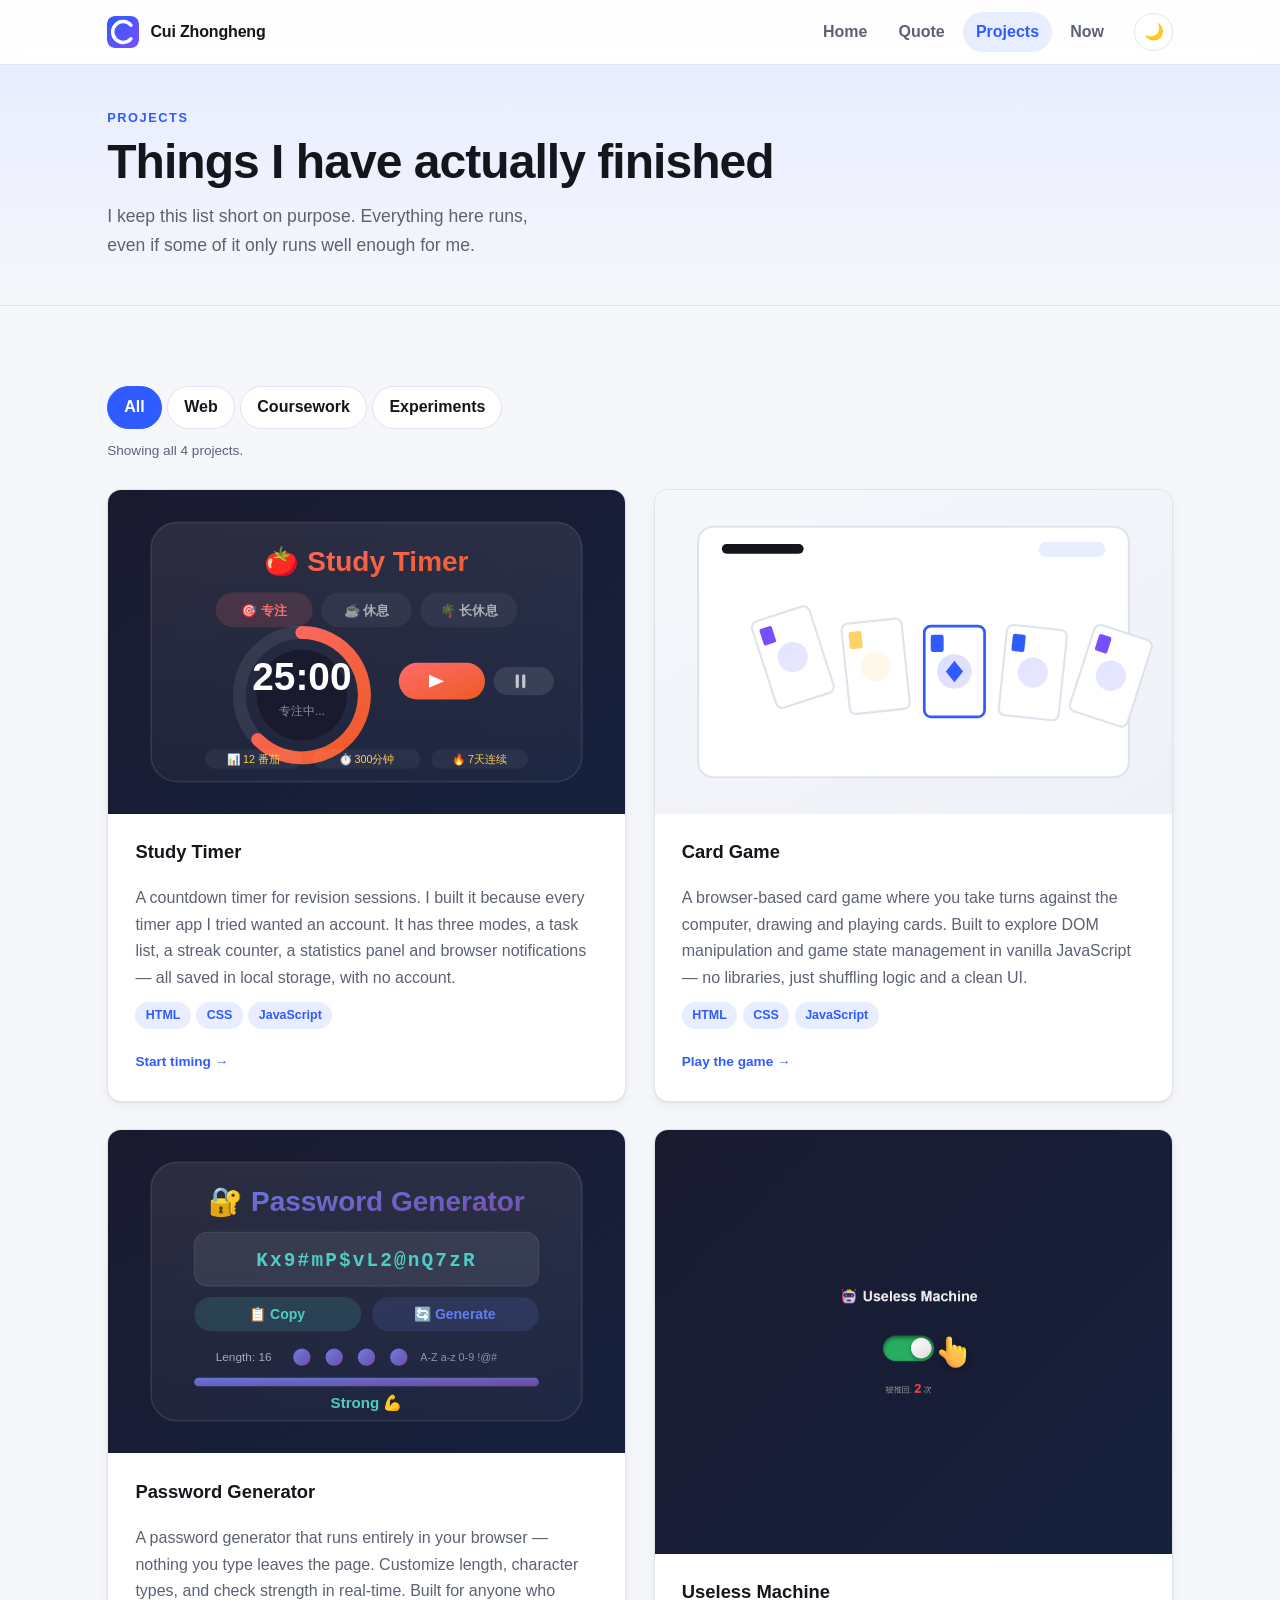
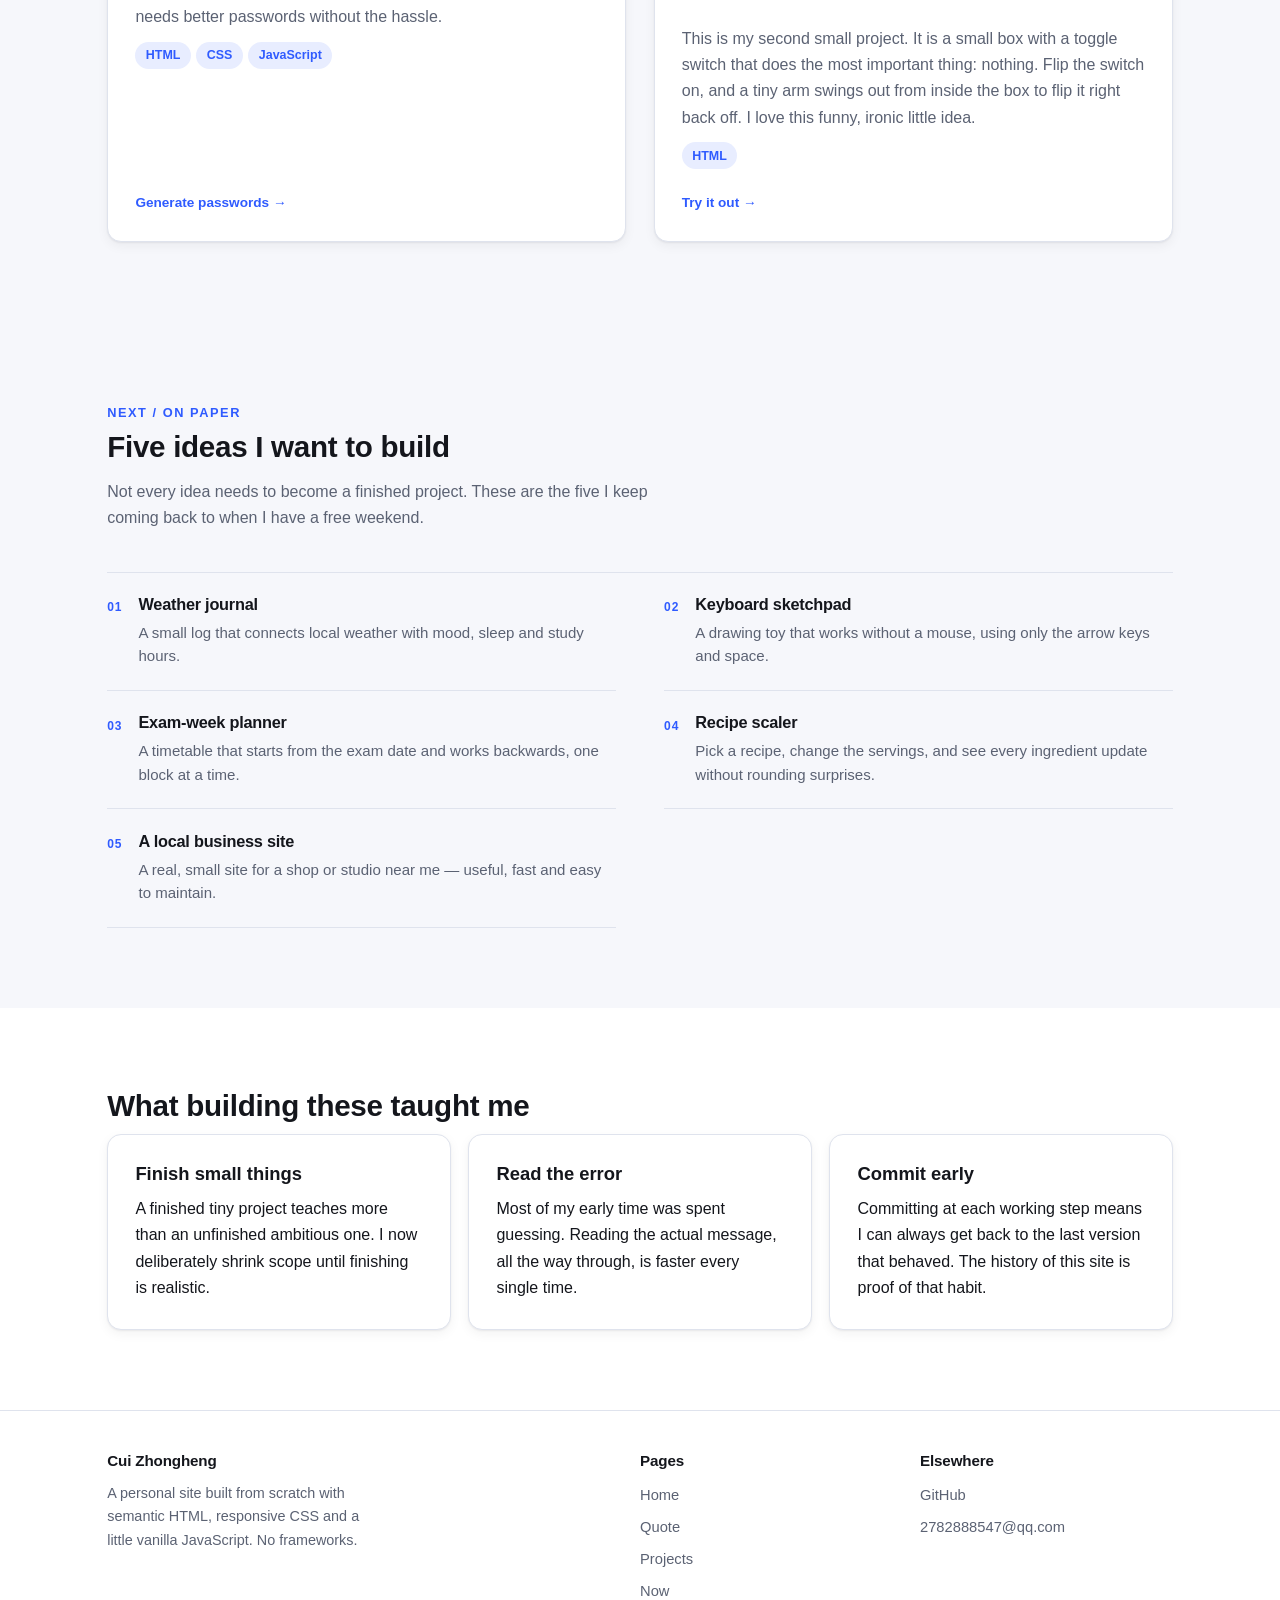
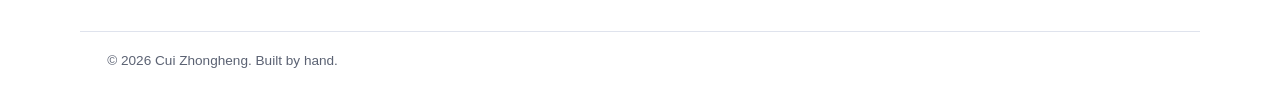
<file: projects.html>
<!DOCTYPE html>
<html lang="en">
<head>
  <meta charset="utf-8">
  <meta name="viewport" content="width=device-width, initial-scale=1">

  <title>Projects — Cui Zhongheng</title>
  <meta name="description" content="Small web projects built by Cui Zhongheng, including the ones that did not work out.">

  <link rel="canonical" href="https://czhcyber.github.io/learning-html/projects.html">
  <link rel="icon" href="assets/img/favicon.svg" type="image/svg+xml">
  <link rel="icon" href="assets/img/favicon-32.png" type="image/png" sizes="32x32">
  <link rel="apple-touch-icon" href="assets/img/apple-touch-icon.png">
  <link rel="manifest" href="site.webmanifest">
  <meta name="theme-color" content="#2f6bff">

  <meta property="og:type" content="website">
  <meta property="og:site_name" content="Cui Zhongheng">
  <meta property="og:title" content="Projects by Cui Zhongheng">
  <meta property="og:description" content="Small web projects, including the ones that did not work out.">
  <meta property="og:url" content="https://czhcyber.github.io/learning-html/projects.html">
  <meta property="og:image" content="https://czhcyber.github.io/learning-html/assets/img/og-image.jpg">
  <meta property="og:image:width" content="1200">
  <meta property="og:image:height" content="630">
  <meta property="og:image:alt" content="Cui Zhongheng — learning website">
  <meta name="twitter:card" content="summary_large_image">

  <!-- Set the colour theme before the first paint, so a dark-theme visitor
       never sees a flash of the light theme. main.js takes over afterwards. -->
  <script>
    (function () {
      try {
        var saved = localStorage.getItem("czh-site-theme");
        var dark = saved === "dark" ||
          (!saved && window.matchMedia("(prefers-color-scheme: dark)").matches);
        if (dark) { document.documentElement.setAttribute("data-theme", "dark"); }
      } catch (error) { /* storage blocked: fall back to the light theme */ }
    })();
  </script>
  <link rel="stylesheet" href="assets/css/style.css">
</head>

<body>
  <a class="skip-link" href="#main">Skip to main content</a>

  <header class="site-header">
    <div class="container header-inner">
      <a class="brand" href="index.html">
        <img class="brand-mark" src="assets/img/favicon.svg" alt="" width="32" height="32">
        <span class="brand-text">Cui&nbsp;Zhongheng</span>
      </a>

      <button class="nav-toggle" type="button" aria-expanded="false" aria-controls="site-nav">
        <span class="nav-toggle-box" aria-hidden="true">
          <span class="nav-toggle-bar"></span>
          <span class="nav-toggle-bar"></span>
          <span class="nav-toggle-bar"></span>
        </span>
        <span class="visually-hidden">Menu</span>
      </button>

      <nav class="site-nav" id="site-nav" aria-label="Main navigation">
        <ul class="nav-list" data-nav-list></ul>
      </nav>

      <button class="theme-toggle" type="button" aria-pressed="false">
        <span class="theme-toggle-icon" aria-hidden="true">🌙</span>
        <span class="visually-hidden">Switch colour theme</span>
      </button>
    </div>
  </header>

  <main id="main">

    <!-- ===================== INTRO ===================== -->
    <section class="page-head" aria-labelledby="page-title">
      <div class="container">
        <p class="eyebrow">Projects</p>
        <h1 id="page-title">Things I have actually finished</h1>
        <p class="lead">
          I keep this list short on purpose. Everything here runs, even if some of it
          only runs well enough for me.
        </p>
      </div>
    </section>

    <!-- ===================== FILTER + LIST ===================== -->
    <section class="section" aria-labelledby="list-title">
      <div class="container">
        <h2 id="list-title" class="visually-hidden">Project list</h2>

        <div class="filter-bar" role="group" aria-label="Filter projects by type">
          <button class="filter-button is-active" type="button" data-filter="all" aria-pressed="true">
            All
          </button>
          <button class="filter-button" type="button" data-filter="web" aria-pressed="false">
            Web
          </button>
          <button class="filter-button" type="button" data-filter="coursework" aria-pressed="false">
            Coursework
          </button>
          <button class="filter-button" type="button" data-filter="experiment" aria-pressed="false">
            Experiments
          </button>
        </div>

        <p class="filter-status" role="status" data-filter-status>
          Showing all 4 projects.
        </p>

        <div class="project-grid" data-project-grid>

          <article class="project" data-tags="web">
            <a class="project-link" href="study-timer.html" aria-label="Use the Study Timer">
              <figure class="project-figure">
                <img src="assets/img/study-timer-preview.svg" alt="Preview of Study Timer with Pomodoro technique and dark theme." width="480" height="300">
              </figure>
              <div class="project-body">
                <h3>Study Timer</h3>
                <p>
                  A countdown timer for revision sessions. I built it because every timer
                  app I tried wanted an account. It has three modes, a task list, a streak counter, a statistics panel and
                  browser notifications — all saved in local storage, with no account.
                </p>
                <ul class="tag-list">
                  <li>HTML</li>
                  <li>CSS</li>
                  <li>JavaScript</li>
                </ul>
                <span class="project-cta">Start timing →</span>
              </div>
            </a>
          </article>

          <article class="project" data-tags="web">
            <a class="project-link" href="card-game.html" aria-label="Play the Card Game">
              <figure class="project-figure">
                <img src="assets/img/project-2.svg" alt="Abstract preview of a card game interface with fanned cards." width="480" height="300">
              </figure>
              <div class="project-body">
                <h3>Card Game</h3>
                <p>
                  A browser-based card game where you take turns against the computer, drawing and
                  playing cards. Built to explore DOM manipulation and game state
                  management in vanilla JavaScript — no libraries, just shuffling logic
                  and a clean UI.
                </p>
                <ul class="tag-list">
                  <li>HTML</li>
                  <li>CSS</li>
                  <li>JavaScript</li>
                </ul>
                <span class="project-cta">Play the game →</span>
              </div>
            </a>
          </article>

          <article class="project" data-tags="web experiment">
            <a class="project-link" href="password-generator.html" aria-label="Use the Password Generator">
              <figure class="project-figure">
                <img src="assets/img/password-generator-preview.svg" alt="Preview of Password Generator with dark theme and strength meter." width="480" height="300">
              </figure>
              <div class="project-body">
                <h3>Password Generator</h3>
                <p>
                  A password generator that runs entirely in your browser — nothing you type
                  leaves the page. Customize length, character types, and check strength in
                  real-time. Built for anyone who needs better passwords without the hassle.
                </p>
                <ul class="tag-list">
                  <li>HTML</li>
                  <li>CSS</li>
                  <li>JavaScript</li>
                </ul>
                <span class="project-cta">Generate passwords →</span>
              </div>
            </a>
          </article>

          <article class="project" data-tags="experiment">
            <a class="project-link" href="useless-machine.html" aria-label="Try the Useless Machine">
              <figure class="project-figure">
                <img src="useless machine.png" alt="Abstract preview of a useless machine box with a toggle switch." width="480" height="300">
              </figure>
              <div class="project-body">
                <h3>Useless Machine</h3>
                <p>
                  This is my second small project. It is a small box with a toggle switch that does the most important thing: nothing. Flip the switch on, and a tiny arm swings out from inside the box to flip it right back off. I love this funny, ironic little idea.
                </p>
                <ul class="tag-list">
                  <li>HTML</li>
                </ul>
                <span class="project-cta">Try it out →</span>
              </div>
            </a>
          </article>

        </div>

        <p class="empty-state" data-empty-state hidden>
          Nothing in this category yet &mdash; check back after the next holiday.
        </p>
      </div>
    </section>

    <!-- ===================== IDEAS ===================== -->
    <section class="section" aria-labelledby="ideas-title">
      <div class="container">
        <p class="eyebrow">Next / on paper</p>
        <h2 id="ideas-title">Five ideas I want to build</h2>
        <p class="section-intro">
          Not every idea needs to become a finished project. These are the five I keep
          coming back to when I have a free weekend.
        </p>
        <ol class="idea-list">
          <li>
            <span class="idea-index">01</span>
            <div>
              <h3>Weather journal</h3>
              <p>A small log that connects local weather with mood, sleep and study hours.</p>
            </div>
          </li>
          <li>
            <span class="idea-index">02</span>
            <div>
              <h3>Keyboard sketchpad</h3>
              <p>A drawing toy that works without a mouse, using only the arrow keys and space.</p>
            </div>
          </li>
          <li>
            <span class="idea-index">03</span>
            <div>
              <h3>Exam-week planner</h3>
              <p>A timetable that starts from the exam date and works backwards, one block at a time.</p>
            </div>
          </li>
          <li>
            <span class="idea-index">04</span>
            <div>
              <h3>Recipe scaler</h3>
              <p>Pick a recipe, change the servings, and see every ingredient update without rounding surprises.</p>
            </div>
          </li>
          <li>
            <span class="idea-index">05</span>
            <div>
              <h3>A local business site</h3>
              <p>A real, small site for a shop or studio near me — useful, fast and easy to maintain.</p>
            </div>
          </li>
        </ol>
      </div>
    </section>

    <!-- ===================== WHAT I LEARNED ===================== -->
    <section class="section section-alt" aria-labelledby="lessons-title">
      <div class="container">
        <h2 id="lessons-title">What building these taught me</h2>
        <div class="card-grid">
          <article class="card">
            <h3>Finish small things</h3>
            <p>
              A finished tiny project teaches more than an unfinished ambitious one. I
              now deliberately shrink scope until finishing is realistic.
            </p>
          </article>
          <article class="card">
            <h3>Read the error</h3>
            <p>
              Most of my early time was spent guessing. Reading the actual message, all
              the way through, is faster every single time.
            </p>
          </article>
          <article class="card">
            <h3>Commit early</h3>
            <p>
              Committing at each working step means I can always get back to the last
              version that behaved. The history of this site is proof of that habit.
            </p>
          </article>
        </div>
      </div>
    </section>

  </main>

  <footer class="site-footer">
    <div class="container footer-inner">
      <div class="footer-col">
        <h2 class="footer-title">Cui Zhongheng</h2>
        <p class="footer-note">
          A personal site built from scratch with semantic HTML, responsive CSS and a
          little vanilla JavaScript. No frameworks.
        </p>
      </div>

      <nav class="footer-col" aria-label="Footer navigation">
        <h2 class="footer-title">Pages</h2>
        <ul class="footer-links">
          <li><a href="index.html">Home</a></li>
          <li><a href="about.html">Quote</a></li>
          <li><a href="projects.html">Projects</a></li>
          <li><a href="contact.html">Now</a></li>
        </ul>
      </nav>

      <div class="footer-col">
        <h2 class="footer-title">Elsewhere</h2>
        <ul class="footer-links">
          <li><a href="https://github.com/czhcyber" rel="me noopener">GitHub</a></li>
          <li><a href="mailto:2782888547@qq.com">2782888547@qq.com</a></li>
        </ul>
      </div>
    </div>

    <div class="container footer-bottom">
      <p>&copy; <span data-current-year>2026</span> Cui Zhongheng. Built by hand.</p>
    </div>
  </footer>

  <script src="nav.js" defer></script>
  <script src="assets/js/main.js" defer></script>
</body>
</html>
</file>
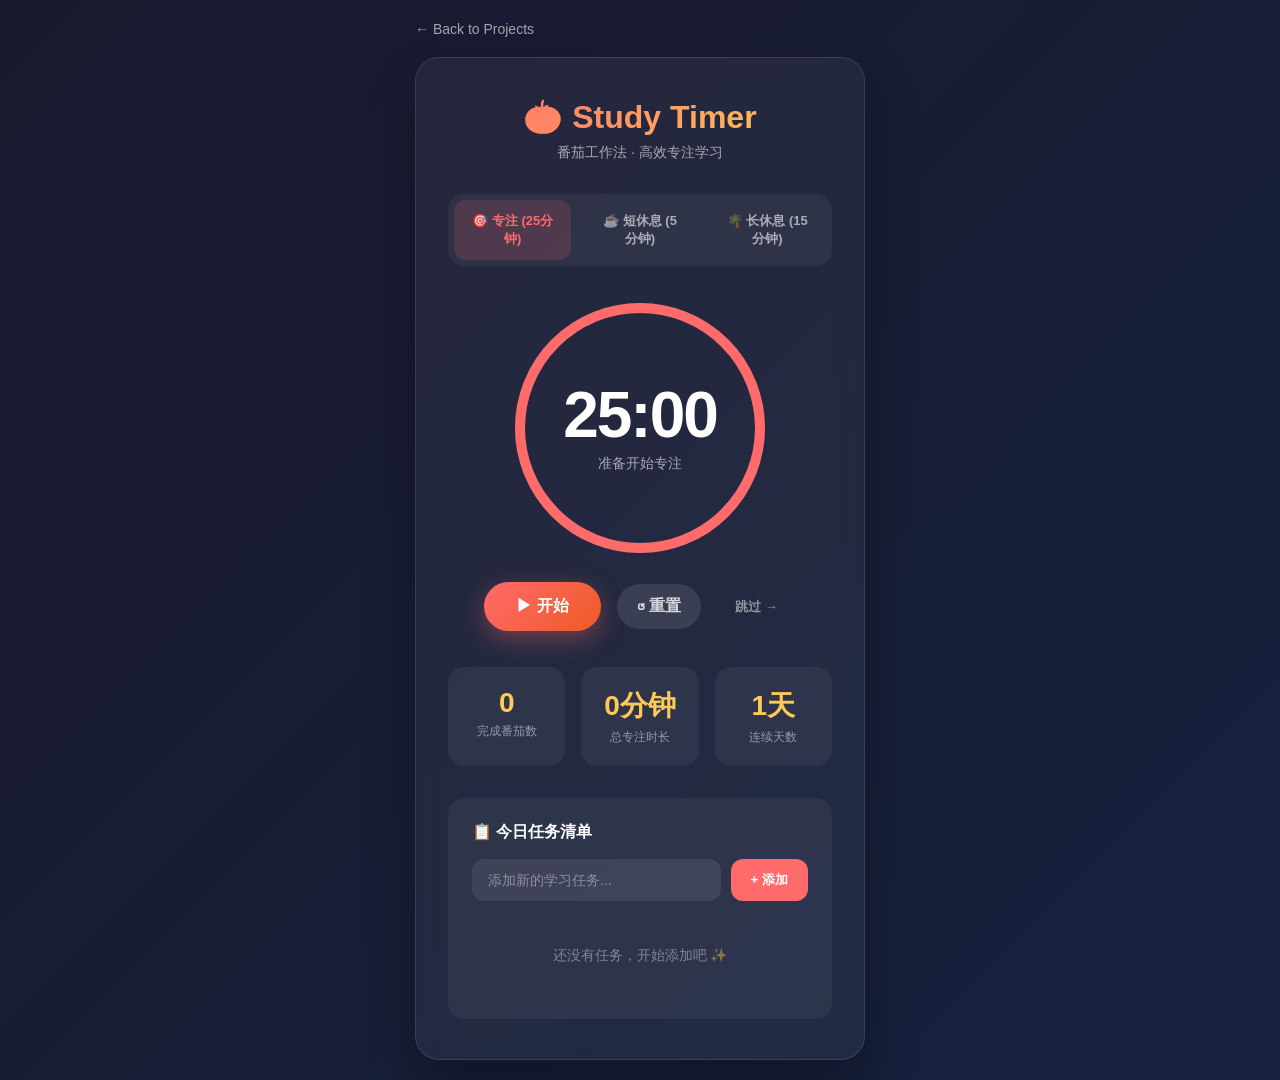
<file: study timer.html>
<!DOCTYPE html>
<html lang="zh-CN">
<head>
    <meta charset="UTF-8">
    <meta name="viewport" content="width=device-width, initial-scale=1.0">
    <title>Study Timer — Cui Zhongheng</title>
    <link rel="icon" href="assets/img/favicon.svg" type="image/svg+xml">
    <style>
        * {
            margin: 0;
            padding: 0;
            box-sizing: border-box;
        }

        body {
            font-family: 'Segoe UI', 'PingFang SC', 'Microsoft YaHei', sans-serif;
            background: linear-gradient(135deg, #1a1a2e 0%, #16213e 100%);
            color: #ffffff;
            min-height: 100vh;
            display: flex;
            justify-content: center;
            align-items: center;
            padding: 20px;
        }

        .container {
            width: 100%;
            max-width: 450px;
        }

        .back-link {
            display: inline-block;
            color: rgba(255, 255, 255, 0.6);
            text-decoration: none;
            font-size: 14px;
            margin-bottom: 20px;
            transition: all 0.3s ease;
        }

        .back-link:hover {
            color: #ffffff;
            transform: translateX(-4px);
        }

        .card {
            background: rgba(255, 255, 255, 0.05);
            backdrop-filter: blur(10px);
            border-radius: 24px;
            padding: 40px 32px;
            box-shadow: 0 25px 50px rgba(0, 0, 0, 0.3);
            border: 1px solid rgba(255, 255, 255, 0.1);
        }

        .header {
            text-align: center;
            margin-bottom: 32px;
        }

        .header h1 {
            font-size: 32px;
            font-weight: 700;
            background: linear-gradient(135deg, #ff6b6b, #feca57);
            -webkit-background-clip: text;
            -webkit-text-fill-color: transparent;
            background-clip: text;
            margin-bottom: 8px;
        }

        .header p {
            color: rgba(255, 255, 255, 0.6);
            font-size: 14px;
        }

        .tabs {
            display: flex;
            gap: 10px;
            margin-bottom: 32px;
            background: rgba(255, 255, 255, 0.05);
            padding: 6px;
            border-radius: 16px;
        }

        .tab {
            flex: 1;
            padding: 12px 16px;
            border: none;
            background: transparent;
            color: rgba(255, 255, 255, 0.6);
            font-size: 13px;
            font-weight: 600;
            cursor: pointer;
            border-radius: 12px;
            transition: all 0.3s ease;
            font-family: inherit;
        }

        .tab.active {
            background: rgba(255, 107, 107, 0.15);
            color: #ff6b6b;
        }

        .tab.short-break.active {
            background: rgba(78, 205, 196, 0.15);
            color: #4ecdc4;
        }

        .tab.long-break.active {
            background: rgba(69, 183, 209, 0.15);
            color: #45b7d1;
        }

        .timer-display {
            text-align: center;
            margin-bottom: 36px;
        }

        .progress-ring-container {
            position: relative;
            width: 260px;
            height: 260px;
            margin: 0 auto 24px;
        }

        .progress-ring {
            transform: rotate(-90deg);
            width: 260px;
            height: 260px;
        }

        .progress-ring circle {
            fill: none;
            stroke-width: 10;
        }

        .bg-circle {
            stroke: rgba(255, 255, 255, 0.1);
        }

        .progress-circle {
            stroke: #ff6b6b;
            stroke-linecap: round;
            transition: stroke-dashoffset 0.5s ease;
        }

        .progress-circle.short-break {
            stroke: #4ecdc4;
        }

        .progress-circle.long-break {
            stroke: #45b7d1;
        }

        .time-text {
            position: absolute;
            top: 50%;
            left: 50%;
            transform: translate(-50%, -50%);
            text-align: center;
        }

        .time-value {
            font-size: 64px;
            font-weight: 700;
            letter-spacing: -2px;
            line-height: 1;
        }

        .phase-label {
            font-size: 14px;
            color: rgba(255, 255, 255, 0.6);
            margin-top: 8px;
        }

        .controls {
            display: flex;
            justify-content: center;
            align-items: center;
            gap: 16px;
            margin-bottom: 36px;
        }

        .btn {
            padding: 14px 32px;
            border: none;
            border-radius: 50px;
            font-size: 16px;
            font-weight: 600;
            cursor: pointer;
            transition: all 0.3s ease;
            font-family: inherit;
        }

        .btn-primary {
            background: linear-gradient(135deg, #ff6b6b, #ee5a24);
            color: white;
            box-shadow: 0 8px 24px rgba(255, 107, 107, 0.35);
        }

        .btn-primary:hover {
            transform: translateY(-2px);
            box-shadow: 0 12px 28px rgba(255, 107, 107, 0.45);
        }

        .btn-secondary {
            background: rgba(255, 255, 255, 0.1);
            color: rgba(255, 255, 255, 0.8);
            padding: 12px 20px;
        }

        .btn-secondary:hover {
            background: rgba(255, 255, 255, 0.15);
        }

        .btn-skip {
            background: transparent;
            color: rgba(255, 255, 255, 0.5);
            padding: 10px 18px;
            font-size: 13px;
        }

        .btn-skip:hover {
            color: rgba(255, 255, 255, 0.9);
        }

        .stats {
            display: grid;
            grid-template-columns: repeat(3, 1fr);
            gap: 16px;
            margin-bottom: 32px;
        }

        .stat-item {
            background: rgba(255, 255, 255, 0.05);
            padding: 20px;
            border-radius: 16px;
            text-align: center;
        }

        .stat-value {
            font-size: 28px;
            font-weight: 700;
            color: #feca57;
        }

        .stat-label {
            font-size: 12px;
            color: rgba(255, 255, 255, 0.5);
            margin-top: 4px;
        }

        .tasks-section {
            background: rgba(255, 255, 255, 0.05);
            border-radius: 16px;
            padding: 24px;
        }

        .tasks-header {
            display: flex;
            justify-content: space-between;
            align-items: center;
            margin-bottom: 16px;
        }

        .tasks-title {
            font-size: 16px;
            font-weight: 600;
        }

        .task-input-container {
            display: flex;
            gap: 10px;
            margin-bottom: 16px;
        }

        .task-input {
            flex: 1;
            padding: 12px 16px;
            border: none;
            border-radius: 12px;
            background: rgba(255, 255, 255, 0.08);
            color: white;
            font-size: 14px;
            outline: none;
            transition: background 0.3s ease;
        }

        .task-input:focus {
            background: rgba(255, 255, 255, 0.12);
        }

        .task-input::placeholder {
            color: rgba(255, 255, 255, 0.4);
        }

        .add-btn {
            padding: 12px 20px;
            border: none;
            border-radius: 12px;
            background: #ff6b6b;
            color: white;
            font-weight: 600;
            cursor: pointer;
            transition: all 0.3s ease;
        }

        .add-btn:hover {
            background: #ee5a24;
        }

        .task-list {
            list-style: none;
            max-height: 200px;
            overflow-y: auto;
        }

        .task-item {
            display: flex;
            align-items: center;
            gap: 12px;
            padding: 12px 0;
            border-bottom: 1px solid rgba(255, 255, 255, 0.05);
        }

        .task-item:last-child {
            border-bottom: none;
        }

        .checkbox {
            width: 22px;
            height: 22px;
            border: 2px solid rgba(255, 255, 255, 0.3);
            border-radius: 50%;
            cursor: pointer;
            transition: all 0.3s ease;
            flex-shrink: 0;
            position: relative;
        }

        .checkbox.checked {
            background: #4ecdc4;
            border-color: #4ecdc4;
        }

        .checkbox.checked::after {
            content: '✓';
            position: absolute;
            top: 50%;
            left: 50%;
            transform: translate(-50%, -50%);
            color: white;
            font-size: 14px;
            font-weight: bold;
        }

        .task-text {
            flex: 1;
            font-size: 14px;
            transition: all 0.3s ease;
        }

        .task-text.completed {
            text-decoration: line-through;
            opacity: 0.5;
        }

        .delete-btn {
            background: none;
            border: none;
            color: rgba(255, 255, 255, 0.3);
            cursor: pointer;
            font-size: 18px;
            padding: 4px 8px;
            border-radius: 6px;
            opacity: 0;
            transition: all 0.3s ease;
        }

        .task-item:hover .delete-btn {
            opacity: 1;
        }

        .delete-btn:hover {
            color: #ff6b6b;
            background: rgba(255, 107, 107, 0.1);
        }

        .empty-state {
            text-align: center;
            padding: 30px 0;
            color: rgba(255, 255, 255, 0.4);
            font-size: 14px;
        }

        .notification {
            position: fixed;
            top: 20px;
            left: 50%;
            transform: translateX(-50%) translateY(-150px);
            background: rgba(26, 26, 46, 0.95);
            backdrop-filter: blur(10px);
            padding: 20px 32px;
            border-radius: 16px;
            box-shadow: 0 15px 40px rgba(0, 0, 0, 0.4);
            border: 1px solid rgba(255, 255, 255, 0.1);
            z-index: 1000;
            transition: transform 0.4s cubic-bezier(0.175, 0.885, 0.32, 1.275);
            text-align: center;
            min-width: 300px;
        }

        .notification.show {
            transform: translateX(-50%) translateY(0);
        }

        .notification h3 {
            font-size: 18px;
            margin-bottom: 6px;
            color: #feca57;
        }

        .notification p {
            font-size: 14px;
            color: rgba(255, 255, 255, 0.7);
        }

        @media (max-width: 480px) {
            .container {
                padding: 10px;
            }

            .card {
                padding: 28px 20px;
                border-radius: 20px;
            }

            .header h1 {
                font-size: 26px;
            }

            .progress-ring-container {
                width: 220px;
                height: 220px;
            }

            .progress-ring {
                width: 220px;
                height: 220px;
            }

            .time-value {
                font-size: 52px;
            }

            .stats {
                grid-template-columns: repeat(3, 1fr);
                gap: 10px;
            }

            .stat-item {
                padding: 14px 10px;
            }

            .stat-value {
                font-size: 22px;
            }
        }
    </style>
</head>
<body>
    <div class="container">
        <a href="projects.html" class="back-link">← Back to Projects</a>
        <div class="card">
            <div class="header">
                <h1>🍅 Study Timer</h1>
                <p>番茄工作法 · 高效专注学习</p>
            </div>

            <div class="tabs">
                <button class="tab active" data-mode="focus">🎯 专注 (25分钟)</button>
                <button class="tab short-break" data-mode="short">☕ 短休息 (5分钟)</button>
                <button class="tab long-break" data-mode="long">🌴 长休息 (15分钟)</button>
            </div>

            <div class="timer-display">
                <div class="progress-ring-container">
                    <svg class="progress-ring" viewBox="0 0 260 260">
                        <circle class="bg-circle" cx="130" cy="130" r="120"></circle>
                        <circle class="progress-circle" cx="130" cy="130" r="120"
                                stroke-dasharray="753.98"
                                stroke-dashoffset="0"></circle>
                    </svg>
                    <div class="time-text">
                        <div class="time-value" id="timeDisplay">25:00</div>
                        <div class="phase-label" id="phaseLabel">准备开始专注</div>
                    </div>
                </div>

                <div class="controls">
                    <button class="btn btn-primary" id="startBtn">▶ 开始</button>
                    <button class="btn btn-secondary" id="resetBtn">↺ 重置</button>
                    <button class="btn btn-skip" id="skipBtn">跳过 →</button>
                </div>
            </div>

            <div class="stats">
                <div class="stat-item">
                    <div class="stat-value" id="sessionsCount">0</div>
                    <div class="stat-label">完成番茄数</div>
                </div>
                <div class="stat-item">
                    <div class="stat-value" id="totalTime">0分钟</div>
                    <div class="stat-label">总专注时长</div>
                </div>
                <div class="stat-item">
                    <div class="stat-value" id="streakDays">0天</div>
                    <div class="stat-label">连续天数</div>
                </div>
            </div>

            <div class="tasks-section">
                <div class="tasks-header">
                    <h3 class="tasks-title">📋 今日任务清单</h3>
                </div>
                <div class="task-input-container">
                    <input type="text" class="task-input" id="taskInput"
                           placeholder="添加新的学习任务..." maxlength="80">
                    <button class="add-btn" id="addTaskBtn">+ 添加</button>
                </div>
                <ul class="task-list" id="taskList">
                    <li class="empty-state">还没有任务，开始添加吧 ✨</li>
                </ul>
            </div>
        </div>
    </div>

    <div class="notification" id="notification">
        <h3 id="notifTitle"></h3>
        <p id="notifMessage"></p>
    </div>

    <script>
        (function() {
            const CIRCUMFERENCE = 753.98;

            const MODES = {
                focus: { time: 25 * 60, label: '专注中', color: '#ff6b6b' },
                short: { time: 5 * 60, label: '短休息', color: '#4ecdc4' },
                long: { time: 15 * 60, label: '长休息', color: '#45b7d1' }
            };

            let currentMode = 'focus';
            let timeLeft = MODES.focus.time;
            let totalTime = MODES.focus.time;
            let isRunning = false;
            let intervalId = null;

            let sessions = parseInt(localStorage.getItem('studyTimer_sessions') || '0');
            let totalMinutes = parseInt(localStorage.getItem('studyTimer_totalMinutes') || '0');
            let lastStudyDate = localStorage.getItem('studyTimer_lastDate') || '';
            let streak = parseInt(localStorage.getItem('studyTimer_streak') || '0');
            let tasks = JSON.parse(localStorage.getItem('studyTimer_tasks') || '[]');

            const timeDisplay = document.getElementById('timeDisplay');
            const phaseLabel = document.getElementById('phaseLabel');
            const progressCircle = document.querySelector('.progress-circle');
            const startBtn = document.getElementById('startBtn');
            const resetBtn = document.getElementById('resetBtn');
            const skipBtn = document.getElementById('skipBtn');
            const sessionsCount = document.getElementById('sessionsCount');
            const totalTimeEl = document.getElementById('totalTime');
            const streakDays = document.getElementById('streakDays');
            const taskInput = document.getElementById('taskInput');
            const addTaskBtn = document.getElementById('addTaskBtn');
            const taskList = document.getElementById('taskList');
            const notification = document.getElementById('notification');
            const notifTitle = document.getElementById('notifTitle');
            const notifMessage = document.getElementById('notifMessage');

            function formatTime(seconds) {
                const mins = Math.floor(seconds / 60);
                const secs = seconds % 60;
                return `${mins.toString().padStart(2, '0')}:${secs.toString().padStart(2, '0')}`;
            }

            function updateProgress() {
                const progress = timeLeft / totalTime;
                const offset = CIRCUMFERENCE * (1 - progress);
                progressCircle.style.strokeDashoffset = offset;

                progressCircle.classList.remove('short-break', 'long-break');
                if (currentMode === 'short') progressCircle.classList.add('short-break');
                if (currentMode === 'long') progressCircle.classList.add('long-break');
            }

            function updateDisplay() {
                timeDisplay.textContent = formatTime(timeLeft);
                updateProgress();
            }

            function updateStats() {
                sessionsCount.textContent = sessions;
                totalTimeEl.textContent = totalMinutes + '分钟';

                const today = new Date().toDateString();
                if (lastStudyDate && lastStudyDate !== today) {
                    const yesterday = new Date();
                    yesterday.setDate(yesterday.getDate() - 1);
                    if (lastStudyDate === yesterday.toDateString()) {
                        streak++;
                    } else {
                        streak = 1;
                    }
                    localStorage.setItem('studyTimer_streak', streak);
                    localStorage.setItem('studyTimer_lastDate', today);
                } else if (!lastStudyDate) {
                    localStorage.setItem('studyTimer_lastDate', today);
                    streak = 1;
                    localStorage.setItem('studyTimer_streak', streak);
                }
                streakDays.textContent = streak + '天';
            }

            function showNotification(title, message) {
                notifTitle.textContent = title;
                notifMessage.textContent = message;
                notification.classList.add('show');
                setTimeout(() => {
                    notification.classList.remove('show');
                }, 4000);
            }

            function switchMode(mode) {
                currentMode = mode;
                timeLeft = MODES[mode].time;
                totalTime = MODES[mode].time;
                isRunning = false;
                clearInterval(intervalId);
                startBtn.textContent = '▶ 开始';

                document.querySelectorAll('.tab').forEach(tab => tab.classList.remove('active'));
                document.querySelector(`[data-mode="${mode}"]`).classList.add('active');

                phaseLabel.textContent = `准备开始${MODES[mode].label}`;
                updateDisplay();
            }

            function startTimer() {
                if (isRunning) {
                    isRunning = false;
                    clearInterval(intervalId);
                    startBtn.textContent = '▶ 开始';
                    phaseLabel.textContent = '已暂停';
                } else {
                    isRunning = true;
                    startBtn.textContent = '⏸ 暂停';
                    phaseLabel.textContent = MODES[currentMode].label + '中...';

                    intervalId = setInterval(() => {
                        timeLeft--;
                        updateDisplay();

                        if (timeLeft <= 0) {
                            clearInterval(intervalId);
                            isRunning = false;
                            startBtn.textContent = '▶ 开始';

                            if (currentMode === 'focus') {
                                sessions++;
                                totalMinutes += 25;
                                localStorage.setItem('studyTimer_sessions', sessions);
                                localStorage.setItem('studyTimer_totalMinutes', totalMinutes);
                                updateStats();
                                showNotification('🎉 专注完成！', '太棒了！休息一下吧~');
                                switchMode('short');
                            } else {
                                showNotification('☕ 休息结束', '准备好继续专注了吗？');
                                switchMode('focus');
                            }
                        }
                    }, 1000);
                }
            }

            function resetTimer() {
                isRunning = false;
                clearInterval(intervalId);
                timeLeft = MODES[currentMode].time;
                totalTime = MODES[currentMode].time;
                startBtn.textContent = '▶ 开始';
                phaseLabel.textContent = `准备开始${MODES[currentMode].label}`;
                updateDisplay();
            }

            function skipTimer() {
                if (currentMode === 'focus') {
                    switchMode('short');
                } else {
                    switchMode('focus');
                }
            }

            function renderTasks() {
                if (tasks.length === 0) {
                    taskList.innerHTML = '<li class="empty-state">还没有任务，开始添加吧 ✨</li>';
                    return;
                }

                taskList.innerHTML = tasks.map((task, index) => `
                    <li class="task-item">
                        <div class="checkbox ${task.completed ? 'checked' : ''}" data-index="${index}"></div>
                        <span class="task-text ${task.completed ? 'completed' : ''}">${task.text}</span>
                        <button class="delete-btn" data-index="${index}">×</button>
                    </li>
                `).join('');

                document.querySelectorAll('.checkbox').forEach(checkbox => {
                    checkbox.addEventListener('click', () => {
                        const index = parseInt(checkbox.dataset.index);
                        tasks[index].completed = !tasks[index].completed;
                        localStorage.setItem('studyTimer_tasks', JSON.stringify(tasks));
                        renderTasks();
                    });
                });

                document.querySelectorAll('.delete-btn').forEach(btn => {
                    btn.addEventListener('click', () => {
                        const index = parseInt(btn.dataset.index);
                        tasks.splice(index, 1);
                        localStorage.setItem('studyTimer_tasks', JSON.stringify(tasks));
                        renderTasks();
                    });
                });
            }

            function addTask() {
                const text = taskInput.value.trim();
                if (!text) return;

                tasks.push({ text, completed: false });
                localStorage.setItem('studyTimer_tasks', JSON.stringify(tasks));
                taskInput.value = '';
                renderTasks();
            }

            startBtn.addEventListener('click', startTimer);
            resetBtn.addEventListener('click', resetTimer);
            skipBtn.addEventListener('click', skipTimer);

            document.querySelectorAll('.tab').forEach(tab => {
                tab.addEventListener('click', () => {
                    if (!isRunning) {
                        switchMode(tab.dataset.mode);
                    }
                });
            });

            addTaskBtn.addEventListener('click', addTask);
            taskInput.addEventListener('keypress', (e) => {
                if (e.key === 'Enter') addTask();
            });

            updateDisplay();
            updateStats();
            renderTasks();
        })();
    </script>
</body>
</html>
</file>
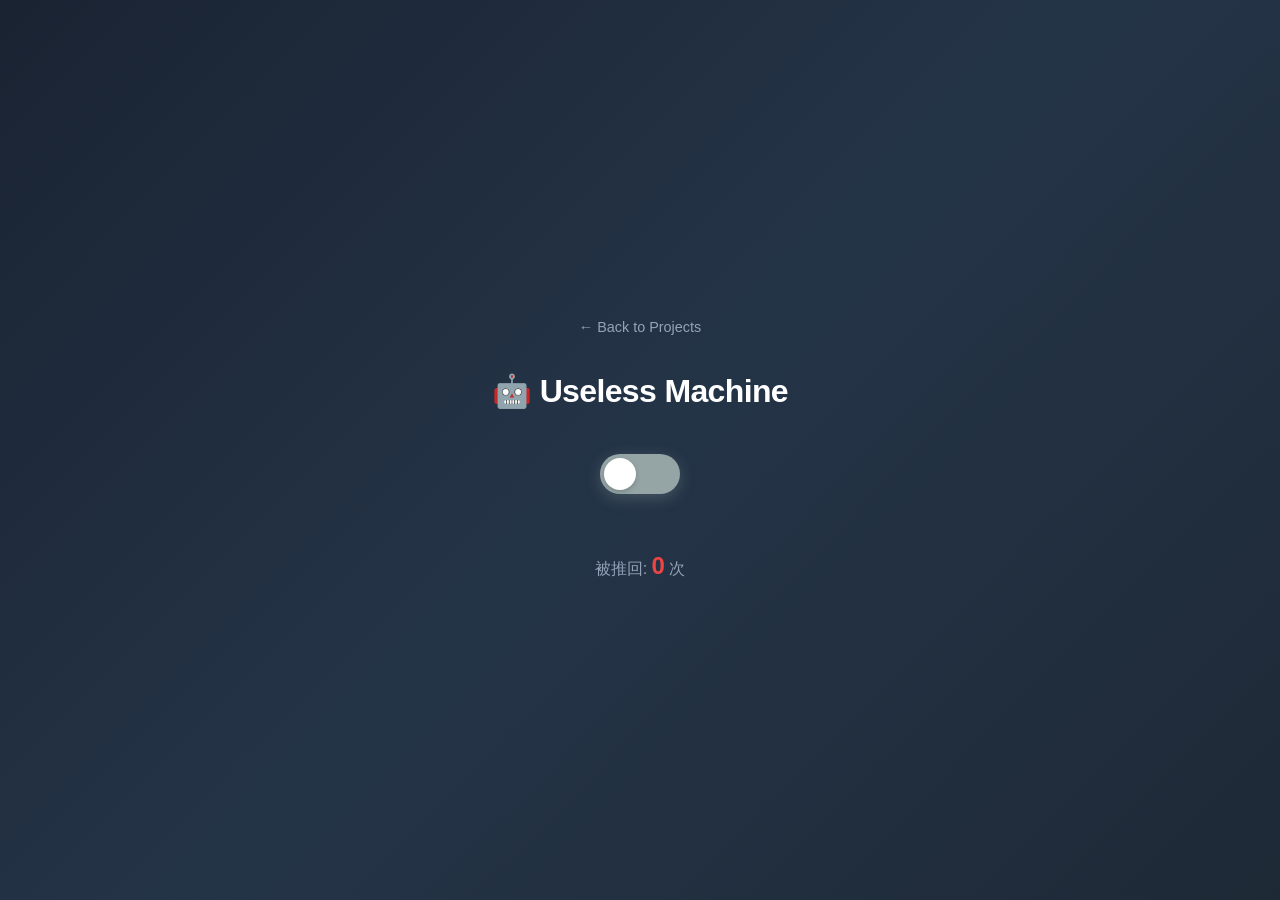
<file: useless-machine.html>
<!DOCTYPE html>
<html lang="en">
<head>
  <meta charset="utf-8">
  <meta name="viewport" content="width=device-width, initial-scale=1">

  <title>Useless Machine — Cui Zhongheng</title>
  <meta name="description" content="A browser-based useless machine: flip the switch and watch it flip itself back.">

  <link rel="canonical" href="https://czhcyber.github.io/learning-html/useless-machine.html">
  <link rel="icon" href="assets/img/favicon.svg" type="image/svg+xml">
  <link rel="icon" href="assets/img/favicon-32.png" type="image/png" sizes="32x32">
  <link rel="apple-touch-icon" href="assets/img/apple-touch-icon.png">
  <link rel="manifest" href="site.webmanifest">
  <meta name="theme-color" content="#2f6bff">

  <meta property="og:type" content="website">
  <meta property="og:site_name" content="Cui Zhongheng">
  <meta property="og:title" content="Useless Machine — Cui Zhongheng">
  <meta property="og:description" content="Flip the switch. Watch it flip itself back. Absolutely pointless.">
  <meta property="og:url" content="https://czhcyber.github.io/learning-html/useless-machine.html">
  <meta property="og:image" content="https://czhcyber.github.io/learning-html/assets/img/og-image.jpg">
  <meta property="og:image:width" content="1200">
  <meta property="og:image:height" content="630">
  <meta property="og:image:alt" content="Cui Zhongheng — useless machine">
  <meta name="twitter:card" content="summary_large_image">

  <script>
    (function () {
      try {
        var saved = localStorage.getItem("czh-site-theme");
        var dark = saved === "dark" ||
          (!saved && window.matchMedia("(prefers-color-scheme: dark)").matches);
        if (dark) { document.documentElement.setAttribute("data-theme", "dark"); }
      } catch (error) { }
    })();
  </script>
  <link rel="stylesheet" href="assets/css/style.css">

  <style>
    body {
      background: linear-gradient(135deg, #1a2332 0%, #243447 50%, #1e2936 100%);
      min-height: 100vh;
      margin: 0;
      display: flex;
      flex-direction: column;
      align-items: center;
      justify-content: center;
      font-family: -apple-system, BlinkMacSystemFont, 'Segoe UI', Roboto, Oxygen, Ubuntu, Cantarell, sans-serif;
      color: #ffffff;
    }

    .site-header, .page-head, footer {
      display: none !important;
    }

    main {
      width: 100%;
      min-height: 100vh;
      display: flex;
      flex-direction: column;
      align-items: center;
      justify-content: center;
      padding: 2rem;
      box-sizing: border-box;
    }

    .machine-title {
      font-size: 2rem;
      font-weight: 600;
      margin-bottom: 1.5rem;
      display: flex;
      align-items: center;
      gap: 0.75rem;
      letter-spacing: -0.02em;
    }

    .back-link {
      color: #94a3b8;
      text-decoration: none;
      font-size: 0.9rem;
      margin-bottom: 2rem;
      transition: color 0.2s ease;
      display: inline-flex;
      align-items: center;
      gap: 0.4rem;
    }

    .back-link:hover {
      color: #ffffff;
    }

    .machine-container {
      text-align: center;
    }

    .machine-scene {
      position: relative;
      display: flex;
      align-items: center;
      justify-content: center;
      margin-bottom: 2rem;
      min-height: 80px;
    }

    .toggle-switch {
      position: relative;
      width: 80px;
      height: 40px;
      background: #27ae60;
      border-radius: 20px;
      cursor: pointer;
      transition: all 0.3s ease;
      border: none;
      outline: none;
      box-shadow: 0 4px 15px rgba(39, 174, 96, 0.4);
    }

    .toggle-switch::after {
      content: '';
      position: absolute;
      top: 4px;
      left: 4px;
      width: 32px;
      height: 32px;
      background: white;
      border-radius: 50%;
      transition: all 0.3s ease;
      box-shadow: 0 2px 5px rgba(0, 0, 0, 0.2);
    }

    .toggle-switch.is-off {
      background: #95a5a6;
      box-shadow: 0 4px 15px rgba(149, 165, 166, 0.3);
    }

    .toggle-switch.is-off::after {
      transform: translateX(0);
    }

    .toggle-switch.is-on {
      background: #27ae60;
      box-shadow: 0 4px 15px rgba(39, 174, 96, 0.4);
    }

    .toggle-switch.is-on::after {
      transform: translateX(40px);
    }

    .toggle-switch.is-animating {
      pointer-events: none;
    }

    .finger-icon {
      position: absolute;
      left: calc(50% + 45px);
      top: 50%;
      transform: translateY(-50%) translateX(15px) scale(0.85);
      font-size: 2.2rem;
      opacity: 0;
      transition: all 0.5s cubic-bezier(0.34, 1.56, 0.64, 1);
      filter: drop-shadow(0 4px 8px rgba(0, 0, 0, 0.3));
      pointer-events: none;
    }

    .finger-icon.is-visible {
      opacity: 1;
      transform: translateY(-50%) translateX(0) scale(1);
    }

    .flip-count {
      font-size: 1rem;
      color: #94a3b8;
      margin-top: 1rem;
    }

    .flip-count .count-number {
      color: #ef4444;
      font-weight: 700;
      font-size: 1.5rem;
      transition: transform 0.3s ease;
    }

    .flip-count .count-number.is-bump {
      animation: bump 0.4s ease;
    }

    @keyframes bump {
      0%, 100% { transform: scale(1); }
      50% { transform: scale(1.3); }
    }

    @media (max-width: 500px) {
      .machine-title {
        font-size: 1.5rem;
      }

      .toggle-switch {
        width: 70px;
        height: 35px;
      }

      .toggle-switch::after {
        width: 28px;
        height: 28px;
      }

      .toggle-switch.is-on::after {
        transform: translateX(35px);
      }

      .finger-icon {
        font-size: 2.5rem;
      }
    }
  </style>
</head>

<body>
  <main id="main">
    <div class="machine-container">
      <a href="projects.html" class="back-link">← Back to Projects</a>
      <h1 class="machine-title">
        🤖 Useless Machine
      </h1>

      <div class="machine-scene">
        <button
          class="toggle-switch is-off"
          type="button"
          data-switch
          aria-label="Toggle switch — currently off"
          aria-pressed="false"
        ></button>
        <span class="finger-icon" data-finger>👆</span>
      </div>

      <div class="flip-count">
        被推回: <span class="count-number" data-flip-count>0</span> 次
      </div>
    </div>
  </main>

  <script>
    (function () {
      "use strict";

      var dom = {
        switchBtn: document.querySelector("[data-switch]"),
        finger: document.querySelector("[data-finger]"),
        flipCount: document.querySelector("[data-flip-count]")
      };

      if (!dom.switchBtn) { return; }

      var flipTotal = 0;
      var isAnimating = false;

      function bumpCount() {
        dom.flipCount.classList.remove("is-bump");
        void dom.flipCount.offsetWidth;
        dom.flipCount.classList.add("is-bump");
      }

      function runUselessCycle() {
        if (isAnimating) { return; }
        isAnimating = true;

        setSwitchOn();

        setTimeout(function () {
          dom.finger.classList.add("is-visible");
        }, 300);

        setTimeout(function () {
          setSwitchOff();
          dom.finger.classList.remove("is-visible");
          bumpCount();
          flipTotal++;
          dom.flipCount.textContent = String(flipTotal);
          isAnimating = false;
        }, 1200);
      }

      function setSwitchOn() {
        dom.switchBtn.classList.remove("is-off");
        dom.switchBtn.classList.add("is-on");
        dom.switchBtn.setAttribute("aria-pressed", "true");
        dom.switchBtn.setAttribute("aria-label", "Toggle switch — currently on");
      }

      function setSwitchOff() {
        dom.switchBtn.classList.remove("is-on");
        dom.switchBtn.classList.add("is-off");
        dom.switchBtn.setAttribute("aria-pressed", "false");
        dom.switchBtn.setAttribute("aria-label", "Toggle switch — currently off");
      }

      dom.switchBtn.addEventListener("click", function () {
        if (dom.switchBtn.classList.contains("is-on")) { return; }
        runUselessCycle();
      });
    })();
  </script>
</body>
</html>
</file>
<file: assets/css/style.css>
/* ==========================================================================
   Cui Zhongheng — personal site
   style.css  (part 1 of 2: tokens, layout, components)
   Written by hand. No framework, no reset library, no build step.
   Part 2 (the responsive layer) is appended at the end of this file.
   ========================================================================== */

/* --------------------------------------------------------------------------
   1. Design tokens
   -------------------------------------------------------------------------- */
:root {
  --bg:            #f6f7fb;
  --bg-alt:        #ffffff;
  --surface:       #ffffff;
  --surface-2:     #eef1f8;
  --text:          #14161c;
  --text-muted:    #5b6273;
  --border:        #dfe3ed;
  --accent:        #2f5bff;
  --accent-soft:   #e8edff;
  --accent-text:   #ffffff;
  --shadow-sm:     0 1px 2px rgba(20, 22, 28, .06), 0 4px 12px rgba(20, 22, 28, .05);
  --shadow-md:     0 8px 28px rgba(20, 22, 28, .10);
  --radius-sm:     8px;
  --radius:        14px;
  --radius-lg:     22px;
  --space-1:       .35rem;
  --space-2:       .7rem;
  --space-3:       1.1rem;
  --space-4:       1.7rem;
  --space-5:       2.6rem;
  --space-6:       4rem;
  --container:     70rem;
  --font-body:     "Segoe UI", Roboto, "Helvetica Neue", Arial, "Noto Sans", sans-serif;
  --font-mono:     "Cascadia Code", Consolas, "SF Mono", Menlo, monospace;
  --transition:    180ms ease;
}

/* Dark theme: applied by JavaScript through html[data-theme="dark"] */
html[data-theme="dark"] {
  --bg:            #0d1017;
  --bg-alt:        #11151d;
  --surface:       #161b25;
  --surface-2:     #1d2431;
  --text:          #e8edf6;
  --text-muted:    #9aa5b8;
  --border:        #28303f;
  --accent:        #7c9bff;
  --accent-soft:   #1b2439;
  --accent-text:   #0d1017;
  --shadow-sm:     0 1px 2px rgba(0, 0, 0, .4);
  --shadow-md:     0 10px 30px rgba(0, 0, 0, .5);
}

/* --------------------------------------------------------------------------
   2. Reset — only what this site actually needs
   -------------------------------------------------------------------------- */
*,
*::before,
*::after { box-sizing: border-box; }

html { -webkit-text-size-adjust: 100%; }

body {
  margin: 0;
  background-color: var(--bg);
  color: var(--text);
  font-family: var(--font-body);
  font-size: 1rem;
  line-height: 1.65;
  -webkit-font-smoothing: antialiased;
  transition: background-color var(--transition), color var(--transition);
}

h1, h2, h3, h4 {
  line-height: 1.2;
  margin: 0 0 var(--space-2);
  text-wrap: balance;
}

h1 { font-size: 2.25rem; letter-spacing: -.02em; }
h2 { font-size: 1.6rem; letter-spacing: -.01em; }
h3 { font-size: 1.15rem; }

p  { margin: 0 0 var(--space-3); }
ul, ol { margin: 0 0 var(--space-3); }

img {
  max-width: 100%;
  height: auto;
  display: block;
}

a {
  color: var(--accent);
  text-decoration-thickness: .08em;
  text-underline-offset: .18em;
}

a:hover { text-decoration-thickness: .16em; }

button, input, select, textarea {
  font: inherit;
  color: inherit;
}

:focus-visible {
  outline: 3px solid var(--accent);
  outline-offset: 2px;
  border-radius: 4px;
}

/* --------------------------------------------------------------------------
   3. Utilities
   -------------------------------------------------------------------------- */
.container {
  width: 100%;
  max-width: var(--container);
  margin-inline: auto;
  padding-inline: var(--space-3);
}

.container-narrow { max-width: 48rem; }

.visually-hidden {
  position: absolute !important;
  width: 1px; height: 1px;
  margin: -1px; padding: 0;
  overflow: hidden;
  clip: rect(0 0 0 0);
  clip-path: inset(50%);
  white-space: nowrap;
  border: 0;
}

.skip-link {
  position: absolute;
  left: var(--space-3);
  top: -4rem;
  z-index: 100;
  padding: var(--space-2) var(--space-3);
  background-color: var(--accent);
  color: var(--accent-text);
  border-radius: 0 0 var(--radius-sm) var(--radius-sm);
  font-weight: 600;
  text-decoration: none;
  transition: top var(--transition);
}

.skip-link:focus { top: 0; }

.eyebrow {
  margin: 0 0 var(--space-1);
  font-size: .8rem;
  font-weight: 700;
  letter-spacing: .12em;
  text-transform: uppercase;
  color: var(--accent);
}

.lead {
  font-size: 1.1rem;
  color: var(--text-muted);
  max-width: 46ch;
}

/* --------------------------------------------------------------------------
   4. Buttons
   -------------------------------------------------------------------------- */
.button {
  display: inline-block;
  padding: .7rem 1.3rem;
  border: 1px solid transparent;
  border-radius: 999px;
  font-weight: 600;
  text-decoration: none;
  cursor: pointer;
  transition: transform var(--transition), background-color var(--transition),
              border-color var(--transition), color var(--transition),
              box-shadow var(--transition);
}

.button-primary {
  background-color: var(--accent);
  color: var(--accent-text);
  box-shadow: var(--shadow-sm);
}

.button-primary:hover {
  transform: translateY(-2px);
  box-shadow: var(--shadow-md);
}

.button-ghost {
  background-color: transparent;
  color: var(--text);
  border-color: var(--border);
}

.button-ghost:hover {
  border-color: var(--accent);
  color: var(--accent);
  transform: translateY(-2px);
}

/* --------------------------------------------------------------------------
   5. Site header and navigation
   -------------------------------------------------------------------------- */
.site-header {
  position: sticky;
  top: 0;
  z-index: 50;
  background-color: color-mix(in srgb, var(--bg-alt) 88%, transparent);
  backdrop-filter: blur(10px);
  border-bottom: 1px solid var(--border);
}

.header-inner {
  display: flex;
  align-items: center;
  gap: var(--space-3);
  min-height: 4rem;
}

.brand {
  display: inline-flex;
  align-items: center;
  gap: var(--space-2);
  margin-right: auto;
  font-weight: 700;
  letter-spacing: -.01em;
  color: var(--text);
  text-decoration: none;
}

.brand-mark {
  width: 2rem;
  height: 2rem;
  border-radius: var(--radius-sm);
}

.brand-text { white-space: nowrap; }

.nav-list {
  display: flex;
  align-items: center;
  gap: var(--space-1);
  margin: 0;
  padding: 0;
  list-style: none;
}

.nav-list a {
  display: block;
  padding: .45rem .8rem;
  border-radius: 999px;
  color: var(--text-muted);
  font-weight: 600;
  text-decoration: none;
  transition: background-color var(--transition), color var(--transition);
}

.nav-list a:hover {
  background-color: var(--surface-2);
  color: var(--text);
}

/* aria-current="page" is set in the HTML, so the active page is also
   announced to screen readers instead of being colour-only. */
.nav-list a[aria-current="page"] {
  background-color: var(--accent-soft);
  color: var(--accent);
}

.theme-toggle {
  display: inline-grid;
  place-items: center;
  width: 2.4rem;
  height: 2.4rem;
  padding: 0;
  background-color: var(--surface);
  border: 1px solid var(--border);
  border-radius: 999px;
  cursor: pointer;
  transition: border-color var(--transition), transform var(--transition);
}

.theme-toggle:hover {
  border-color: var(--accent);
  transform: rotate(-15deg);
}

/* Hamburger button: only meaningful in the mobile layout, so it is hidden
   here and switched on inside the responsive layer in part 2. */
.nav-toggle {
  display: none;
  padding: 0;
  background: none;
  border: 0;
  cursor: pointer;
}

.nav-toggle-box {
  display: grid;
  gap: 5px;
  width: 1.5rem;
}

.nav-toggle-bar {
  display: block;
  height: 2px;
  background-color: var(--text);
  border-radius: 2px;
  transition: transform var(--transition), opacity var(--transition);
}

/* --------------------------------------------------------------------------
   6. Hero
   -------------------------------------------------------------------------- */
.hero {
  padding-block: var(--space-6) var(--space-5);
  background:
    radial-gradient(60rem 30rem at 85% -10%, var(--accent-soft), transparent 70%),
    var(--bg);
}

.hero-inner {
  display: grid;
  gap: var(--space-5);
  align-items: center;
}

.hero-copy h1 { margin-bottom: var(--space-3); }

.hero-actions {
  display: flex;
  flex-wrap: wrap;
  gap: var(--space-2);
  margin-bottom: 0;
}

.hero-figure { margin: 0; }

.hero-figure img {
  width: 100%;
  border-radius: var(--radius-lg);
  box-shadow: var(--shadow-md);
}

.hero-figure figcaption,
.split-figure figcaption {
  margin-top: var(--space-2);
  font-size: .85rem;
  color: var(--text-muted);
  text-align: center;
}

/* --------------------------------------------------------------------------
   7. Generic sections
   -------------------------------------------------------------------------- */
.section { padding-block: var(--space-6); }

.section-alt { background-color: var(--bg-alt); }

.section-head {
  max-width: 44rem;
  margin-bottom: var(--space-4);
}

.section-sub {
  color: var(--text-muted);
  margin-bottom: 0;
}

.page-head {
  padding-block: var(--space-5) var(--space-4);
  background: linear-gradient(180deg, var(--accent-soft), transparent);
  border-bottom: 1px solid var(--border);
}

/* --------------------------------------------------------------------------
   8. Cards
   -------------------------------------------------------------------------- */
.card-grid {
  display: grid;
  gap: var(--space-3);
}

.card {
  padding: var(--space-4);
  background-color: var(--surface);
  border: 1px solid var(--border);
  border-radius: var(--radius);
  box-shadow: var(--shadow-sm);
  transition: transform var(--transition), box-shadow var(--transition),
              border-color var(--transition);
}

.card:hover {
  transform: translateY(-4px);
  box-shadow: var(--shadow-md);
  border-color: var(--accent);
}

.card p:last-child { margin-bottom: 0; }

.card-icon {
  font-size: 1.6rem;
  line-height: 1;
  margin-bottom: var(--space-2);
}

/* --------------------------------------------------------------------------
   9. Definition list used for the quick facts
   -------------------------------------------------------------------------- */
.facts {
  display: grid;
  gap: var(--space-2);
  margin: 0;
}

.fact {
  display: grid;
  gap: .2rem;
  padding: var(--space-3);
  background-color: var(--surface);
  border: 1px solid var(--border);
  border-left: 4px solid var(--accent);
  border-radius: var(--radius-sm);
}

.fact dt {
  font-size: .78rem;
  font-weight: 700;
  letter-spacing: .1em;
  text-transform: uppercase;
  color: var(--text-muted);
}

.fact dd {
  margin: 0;
  font-weight: 600;
}

/* --------------------------------------------------------------------------
   10. Call to action band
   -------------------------------------------------------------------------- */
.cta {
  background: linear-gradient(135deg, var(--accent), #7a4dff);
  color: #fff;
}

.cta h2 { color: #fff; }

.cta p {
  max-width: 46ch;
  color: rgba(255, 255, 255, .88);
}

.cta .button-primary {
  background-color: #fff;
  color: #1b1f2a;
}

.cta .button-primary:hover { background-color: #f0f2ff; }

/* --------------------------------------------------------------------------
   11. Split layout (text beside a figure or an aside)
   -------------------------------------------------------------------------- */
.split {
  display: grid;
  gap: var(--space-5);
  align-items: start;
}

.split-body > :last-child,
.split-aside > :last-child { margin-bottom: 0; }

.split-figure { margin: 0; }

.split-figure img {
  border-radius: var(--radius-lg);
  box-shadow: var(--shadow-md);
}

.split-aside {
  padding: var(--space-4);
  background-color: var(--surface);
  border: 1px solid var(--border);
  border-radius: var(--radius);
  box-shadow: var(--shadow-sm);
}

/* --------------------------------------------------------------------------
   12. Timeline (about page)
   -------------------------------------------------------------------------- */
.timeline {
  list-style: none;
  margin: 0;
  padding: 0;
  display: grid;
  gap: var(--space-3);
}

.timeline-item {
  position: relative;
  padding: var(--space-3) var(--space-3) var(--space-3) var(--space-4);
  background-color: var(--surface);
  border: 1px solid var(--border);
  border-radius: var(--radius);
}

/* The dot on the rail: pure decoration, so it is drawn in CSS. */
.timeline-item::before {
  content: "";
  position: absolute;
  left: .85rem;
  top: 1.6rem;
  width: .6rem;
  height: .6rem;
  background-color: var(--accent);
  border-radius: 50%;
  box-shadow: 0 0 0 4px var(--accent-soft);
}

.timeline-item h3 { margin-bottom: var(--space-1); }
.timeline-item p { margin-bottom: 0; color: var(--text-muted); }

/* --------------------------------------------------------------------------
   13. Skills bars (about page)
   -------------------------------------------------------------------------- */
.skills {
  list-style: none;
  margin: 0;
  padding: 0;
  display: grid;
  gap: var(--space-3);
}

.skill-head {
  display: flex;
  flex-wrap: wrap;
  gap: var(--space-2);
  justify-content: space-between;
  margin-bottom: var(--space-1);
  font-weight: 600;
}

.skill-value {
  font-weight: 500;
  font-size: .9rem;
  color: var(--text-muted);
}

.skill-bar {
  height: .7rem;
  background-color: var(--surface-2);
  border-radius: 999px;
  overflow: hidden;
}

.skill-fill {
  display: block;
  height: 100%;
  width: var(--level, 0%);
  background: linear-gradient(90deg, var(--accent), #7a4dff);
  border-radius: inherit;
  transition: width 900ms cubic-bezier(.2, .8, .2, 1);
}


/* --------------------------------------------------------------------------
   14. Tag lists
   -------------------------------------------------------------------------- */
.tag-list {
  display: flex;
  flex-wrap: wrap;
  gap: var(--space-1);
  margin: 0;
  padding: 0;
  list-style: none;
}

.tag-list li {
  padding: .2rem .65rem;
  font-size: .78rem;
  font-weight: 600;
  color: var(--accent);
  background-color: var(--accent-soft);
  border-radius: 999px;
}

.tag-list-large li {
  font-size: .95rem;
  padding: .45rem 1rem;
}

/* --------------------------------------------------------------------------
   15. Project filter and grid
   -------------------------------------------------------------------------- */
.filter-bar {
  display: flex;
  flex-wrap: wrap;
  gap: var(--space-1);
  margin-bottom: var(--space-2);
}

.filter-button {
  padding: .45rem 1rem;
  background-color: var(--surface);
  border: 1px solid var(--border);
  border-radius: 999px;
  font-weight: 600;
  cursor: pointer;
  transition: background-color var(--transition), color var(--transition),
              border-color var(--transition);
}

.filter-button:hover { border-color: var(--accent); color: var(--accent); }

.filter-button.is-active {
  background-color: var(--accent);
  border-color: var(--accent);
  color: var(--accent-text);
}

.filter-status {
  font-size: .85rem;
  color: var(--text-muted);
  margin-bottom: var(--space-4);
}

.project-grid {
  display: grid;
  gap: var(--space-4);
}

.project {
  display: flex;
  flex-direction: column;
  overflow: hidden;
  background-color: var(--surface);
  border: 1px solid var(--border);
  border-radius: var(--radius);
  box-shadow: var(--shadow-sm);
  transition: transform var(--transition), box-shadow var(--transition);
}

.project:hover {
  transform: translateY(-4px);
  box-shadow: var(--shadow-md);
}

/* Added by JavaScript while filtering */
.project.is-hidden { display: none; }

.project-link {
  display: flex;
  flex-direction: column;
  color: inherit;
  text-decoration: none;
  height: 100%;
}

.project-figure {
  margin: 0;
  background-color: var(--surface-2);
}

.project-figure img { width: 100%; }

.project-body {
  padding: var(--space-4);
  display: flex;
  flex-direction: column;
  gap: var(--space-2);
  flex: 1;
}

.project-body p { margin-bottom: 0; color: var(--text-muted); }

.project-cta {
  display: inline-block;
  margin-top: auto;
  padding-top: var(--space-2);
  font-size: .85rem;
  font-weight: 700;
  color: var(--accent);
  transition: transform var(--transition);
}

.project:hover .project-cta {
  transform: translateX(4px);
}

.empty-state {
  padding: var(--space-4);
  text-align: center;
  color: var(--text-muted);
  border: 1px dashed var(--border);
  border-radius: var(--radius);
}

/* --------------------------------------------------------------------------
   16. Contact form
   -------------------------------------------------------------------------- */
.contact-form { margin: 0; }

.form-note {
  padding: var(--space-3);
  font-size: .9rem;
  color: var(--text-muted);
  background-color: var(--surface-2);
  border-left: 4px solid var(--accent);
  border-radius: var(--radius-sm);
}

.field { margin-bottom: var(--space-3); }

.field label {
  display: block;
  margin-bottom: var(--space-1);
  font-weight: 600;
}

.field input[type="text"],
.field input[type="email"],
.field select,
.field textarea {
  width: 100%;
  padding: .65rem .8rem;
  background-color: var(--surface);
  border: 1px solid var(--border);
  border-radius: var(--radius-sm);
  transition: border-color var(--transition), box-shadow var(--transition);
}

.field textarea { resize: vertical; min-height: 8rem; }

.field input:focus,
.field select:focus,
.field textarea:focus {
  border-color: var(--accent);
  box-shadow: 0 0 0 3px var(--accent-soft);
  outline: none;
}

/* Invalid state is added by JavaScript, never by the browser's own
   :invalid, so that an untouched form does not look broken. */
.field.has-error input,
.field.has-error select,
.field.has-error textarea {
  border-color: #d64545;
}

.field.has-error { animation: shake 260ms ease; }

@keyframes shake {
  0%, 100% { transform: translateX(0); }
  25%      { transform: translateX(-4px); }
  75%      { transform: translateX(4px); }
}

.field-error {
  margin: var(--space-1) 0 0;
  font-size: .85rem;
  font-weight: 600;
  color: #c93a3a;
}

html[data-theme="dark"] .field-error { color: #ff8f8f; }

.field-hint {
  margin: var(--space-1) 0 0;
  font-size: .82rem;
  color: var(--text-muted);
}

.field-check {
  display: grid;
  grid-template-columns: auto 1fr;
  gap: var(--space-2);
  align-items: start;
}

.field-check label {
  margin-bottom: 0;
  font-weight: 500;
}

.field-check .field-error { grid-column: 1 / -1; }

.form-actions {
  display: flex;
  flex-wrap: wrap;
  gap: var(--space-2);
  margin-bottom: var(--space-3);
}

.form-success {
  padding: var(--space-3);
  color: #14612f;
  background-color: #e3f6e9;
  border: 1px solid #9ddcb2;
  border-radius: var(--radius-sm);
  font-weight: 600;
}

html[data-theme="dark"] .form-success {
  color: #9ff0bb;
  background-color: #12301d;
  border-color: #245c37;
}

/* --------------------------------------------------------------------------
   17. Contact details and check list
   -------------------------------------------------------------------------- */
.contact-list {
  display: grid;
  grid-template-columns: auto 1fr;
  gap: var(--space-1) var(--space-3);
  margin: 0 0 var(--space-4);
}

.contact-list dt {
  font-weight: 700;
  font-size: .8rem;
  letter-spacing: .08em;
  text-transform: uppercase;
  color: var(--text-muted);
  padding-top: .25rem;
}

.contact-list dd { margin: 0; }

.check-list {
  margin: 0;
  padding-left: 1.2rem;
  color: var(--text-muted);
}

.check-list li { margin-bottom: var(--space-2); }

/* --------------------------------------------------------------------------
   18. FAQ (native details/summary — no JavaScript required)
   -------------------------------------------------------------------------- */
.faq {
  background-color: var(--surface);
  border: 1px solid var(--border);
  border-radius: var(--radius);
  margin-bottom: var(--space-2);
  overflow: hidden;
}

.faq summary {
  padding: var(--space-3) var(--space-4);
  font-weight: 600;
  cursor: pointer;
  list-style: none;
  display: flex;
  justify-content: space-between;
  gap: var(--space-3);
  transition: background-color var(--transition);
}

.faq summary::-webkit-details-marker { display: none; }

.faq summary::after {
  content: "+";
  font-size: 1.3rem;
  line-height: 1;
  color: var(--accent);
}

.faq[open] summary::after { content: "–"; }

.faq summary:hover { background-color: var(--surface-2); }

.faq p {
  padding: 0 var(--space-4) var(--space-3);
  margin: 0;
  color: var(--text-muted);
}

/* --------------------------------------------------------------------------
   19. Footer
   -------------------------------------------------------------------------- */
.site-footer {
  background-color: var(--bg-alt);
  border-top: 1px solid var(--border);
  padding-top: var(--space-5);
}

.footer-inner {
  display: grid;
  gap: var(--space-4);
  padding-bottom: var(--space-4);
}

.footer-title {
  font-size: .95rem;
  font-weight: 700;
  margin-bottom: var(--space-2);
}

.footer-note {
  color: var(--text-muted);
  font-size: .9rem;
  max-width: 34ch;
  margin-bottom: 0;
}

.footer-links {
  list-style: none;
  margin: 0;
  padding: 0;
  display: grid;
  gap: var(--space-1);
}

.footer-links a {
  color: var(--text-muted);
  text-decoration: none;
  font-size: .92rem;
}

.footer-links a:hover { color: var(--accent); text-decoration: underline; }

.footer-bottom {
  padding-block: var(--space-3);
  border-top: 1px solid var(--border);
  font-size: .85rem;
  color: var(--text-muted);
}

.footer-bottom p { margin: 0; }

/* --------------------------------------------------------------------------
   20. Scroll reveal — JavaScript adds .is-visible
   Elements stay fully visible when JavaScript is unavailable.
   -------------------------------------------------------------------------- */
.reveal {
  opacity: 1;
  transform: none;
}

html.js .reveal {
  opacity: 0;
  transform: translateY(14px);
  transition: opacity 500ms ease, transform 500ms ease;
}

html.js .reveal.is-visible {
  opacity: 1;
  transform: none;
}

/* ==========================================================================
   Cui Zhongheng — personal site
   style.css  (part 2 of 2: the responsive layer and print styles)

   The base styles above are written mobile-first: every multi-column rule
   lives in a min-width media query below, so a phone gets the simple single
   column version by default and wider screens progressively get more.
   ========================================================================== */

/* --------------------------------------------------------------------------
   21. Small screens (the default phone layout)

   The horizontal menu does not fit next to a logo on a phone, so below
   820px it is replaced by a toggle button and a drop-down panel.
   -------------------------------------------------------------------------- */
@media (max-width: 819.98px) {
  .nav-toggle {
    display: inline-grid;
    place-items: center;
    width: 2.4rem;
    height: 2.4rem;
    background-color: var(--surface);
    border: 1px solid var(--border);
    border-radius: 999px;
    transition: border-color var(--transition);
  }

  .nav-toggle:hover { border-color: var(--accent); }

  /* position: sticky on .site-header makes it the containing block, so the
     panel can span the full width of the viewport. */
  .site-nav {
    position: absolute;
    top: 100%;
    left: 0;
    right: 0;
    display: none;
    padding: var(--space-2) var(--space-3) var(--space-3);
    background-color: var(--bg-alt);
    border-bottom: 1px solid var(--border);
    box-shadow: var(--shadow-md);
  }

  .site-nav.is-open { display: block; }

  .nav-list {
    flex-direction: column;
    align-items: stretch;
    gap: 2px;
  }

  .nav-list a {
    padding: .7rem .85rem;
    border-radius: var(--radius-sm);
  }

  /* Turn the three bars into a cross while the menu is open. */
  .nav-toggle[aria-expanded="true"] .nav-toggle-bar:nth-child(1) {
    transform: translateY(7px) rotate(45deg);
  }

  .nav-toggle[aria-expanded="true"] .nav-toggle-bar:nth-child(2) {
    opacity: 0;
  }

  .nav-toggle[aria-expanded="true"] .nav-toggle-bar:nth-child(3) {
    transform: translateY(-7px) rotate(-45deg);
  }
}

/* --------------------------------------------------------------------------
   21b. Keeping large media from forcing the page sideways

   A grid item defaults to min-width: auto, so a 560px-wide illustration would
   otherwise set the width of its whole column and push the page sideways on a
   phone. minmax(0, 1fr) lets every single-column layout shrink to fit.
   -------------------------------------------------------------------------- */
.hero-inner,
.split,
.card-grid,
.project-grid,
.quote-grid,
.facts,
.footer-inner,
.skills,
.timeline {
  grid-template-columns: minmax(0, 1fr);
}

/* The same guard on the boxes that actually hold the wide images. */
.hero-copy,
.hero-figure,
.split-body,
.split-figure,
.split-aside { min-width: 0; }
/* --------------------------------------------------------------------------
   22. Fluid type and a little breathing room
   -------------------------------------------------------------------------- */
html {
  scroll-behavior: smooth;
  scroll-padding-top: 5rem; /* keeps anchored headings clear of the sticky header */
}

h1 { font-size: clamp(1.85rem, 1.2rem + 2.6vw, 3rem); }
h2 { font-size: clamp(1.35rem, 1.05rem + 1.1vw, 1.85rem); }

/* --------------------------------------------------------------------------
   23. Tablet and up
   -------------------------------------------------------------------------- */
@media (min-width: 640px) {
  .container { padding-inline: var(--space-4); }

  .card-grid,
  .quote-grid,
  .facts { grid-template-columns: repeat(2, minmax(0, 1fr)); }

  .footer-inner { grid-template-columns: repeat(2, minmax(0, 1fr)); }

  .hero { padding-block: 5rem var(--space-5); }
}

/* --------------------------------------------------------------------------
   24. Desktop navigation and two-column layouts
   -------------------------------------------------------------------------- */
@media (min-width: 820px) {
  .hero-inner { grid-template-columns: 1.05fr .95fr; }

  .split { grid-template-columns: 1.4fr 1fr; }
  .split-wide { grid-template-columns: 1.5fr 1fr; }

  .project-grid { grid-template-columns: repeat(2, minmax(0, 1fr)); }

  .footer-inner { grid-template-columns: 2fr 1fr 1fr; }

  .section { padding-block: 5rem; }
}

/* --------------------------------------------------------------------------
   25. Large screens
   -------------------------------------------------------------------------- */
@media (min-width: 1024px) {
  .card-grid,
  .quote-grid { grid-template-columns: repeat(3, minmax(0, 1fr)); }

  .facts { grid-template-columns: repeat(4, minmax(0, 1fr)); }

  .skills { grid-template-columns: repeat(2, minmax(0, 1fr)); column-gap: var(--space-4); }

  .contact-list { grid-template-columns: 9rem 1fr; }
}

/* --------------------------------------------------------------------------
   26. Skill bars animate in only when JavaScript can drive them.
   Without JavaScript the bars are simply drawn at their final width.
   -------------------------------------------------------------------------- */
html.js .skill-fill { width: 0; }

html.js .skill-fill.is-measured { width: var(--level, 0%); }

/* --------------------------------------------------------------------------
   27. Respect the visitor's motion preference
   -------------------------------------------------------------------------- */
@media (prefers-reduced-motion: reduce) {
  html { scroll-behavior: auto; }

  *,
  *::before,
  *::after {
    animation-duration: .001ms !important;
    animation-iteration-count: 1 !important;
    transition-duration: .001ms !important;
  }

  html.js .reveal,
  html.js .reveal.is-visible {
    opacity: 1;
    transform: none;
  }

  .button:hover,
  .card:hover,
  .project:hover { transform: none; }
}

/* --------------------------------------------------------------------------
   28. Quote page
   -------------------------------------------------------------------------- */
.quote-hero {
  position: relative;
  padding: var(--space-5) var(--space-4);
  text-align: center;
  background-color: var(--surface);
  border: 1px solid var(--border);
  border-radius: var(--radius-lg);
  box-shadow: var(--shadow-sm);
}

.quote-hero-mark {
  display: block;
  font-size: 5rem;
  line-height: 1;
  color: var(--accent);
  opacity: .25;
  font-family: Georgia, "Times New Roman", serif;
  margin-bottom: var(--space-2);
}

.quote-hero blockquote {
  margin: 0;
  padding: 0;
  border: none;
}

.quote-hero blockquote p {
  font-size: clamp(1.2rem, 1rem + 1vw, 1.65rem);
  font-weight: 600;
  line-height: 1.45;
  letter-spacing: -.01em;
  margin-bottom: var(--space-3);
  transition: opacity 180ms ease, transform 180ms ease;
}

.quote-hero footer {
  font-size: .95rem;
  color: var(--text-muted);
  margin-bottom: var(--space-4);
}

.quote-hero cite {
  font-style: normal;
  font-weight: 600;
  color: var(--text);
}

.quote-hero .quote-source {
  color: var(--text-muted);
  margin-left: .25rem;
}

.quote-hero-shuffle {
  margin: 0 auto;
}

.quote-grid {
  display: grid;
  gap: var(--space-3);
  grid-template-columns: minmax(0, 1fr);
}

.quote-card {
  position: relative;
  display: flex;
  flex-direction: column;
  gap: var(--space-2);
  padding: var(--space-4);
}

.quote-card blockquote {
  margin: 0;
  padding: 0;
  border: none;
  flex: 1;
}

.quote-card blockquote p {
  font-size: .98rem;
  font-weight: 500;
  line-height: 1.55;
  margin-bottom: 0;
  color: var(--text);
}

.quote-card blockquote p::before { content: "\201C"; }
.quote-card blockquote p::after  { content: "\201D"; }

.quote-card footer {
  font-size: .85rem;
  color: var(--text-muted);
  margin-top: auto;
}

.quote-card cite {
  font-style: normal;
  font-weight: 600;
  color: var(--text);
}

.quote-category {
  display: inline-block;
  align-self: flex-start;
  padding: .15rem .55rem;
  font-size: .7rem;
  font-weight: 700;
  letter-spacing: .1em;
  text-transform: uppercase;
  color: var(--accent);
  background-color: var(--accent-soft);
  border-radius: 999px;
  margin-bottom: var(--space-1);
}

.quote-source {
  display: inline;
  font-style: italic;
}

.quote-card.is-hidden { display: none; }

/* --------------------------------------------------------------------------
   28. Print — the pages should still make sense on paper
   -------------------------------------------------------------------------- */
@media print {
  .site-header,
  .site-footer,
  .skip-link,
  .nav-toggle,
  .theme-toggle,
  .filter-bar,
  .filter-status,
  .form-actions,
  .hero-figure { display: none !important; }

  body {
    background: #fff;
    color: #000;
    font-size: 11pt;
  }

  .section,
  .hero { padding-block: 1rem; }

  .card,
  .project,
  .faq,
  .split-aside,
  .timeline-item {
    box-shadow: none;
    border: 1px solid #999;
    break-inside: avoid;
  }

  /* Show where a link actually goes, now that it cannot be clicked. */
  main a[href^="http"]::after {
    content: " (" attr(href) ")";
    font-size: .85em;
    color: #444;
  }
}
/* Project ideas list */
.section-intro {
  max-width: 62ch;
  margin: 0.9rem 0 0;
  color: var(--text-muted);
}

.idea-list {
  display: grid;
  grid-template-columns: 1fr 1fr;
  column-gap: 3rem;
  margin: 2.5rem 0 0;
  padding: 0;
  list-style: none;
  border-top: 1px solid var(--border);
}

.idea-list li {
  display: flex;
  gap: 1rem;
  padding: 1.4rem 0;
  border-bottom: 1px solid var(--border);
}

.idea-index {
  flex: 0 0 auto;
  padding-top: 0.2rem;
  color: var(--accent);
  font-size: 0.75rem;
  font-weight: 700;
  letter-spacing: 0.08em;
}

.idea-list h3 {
  margin: 0;
  font-size: 1.02rem;
  letter-spacing: -0.015em;
}

.idea-list p {
  margin: 0.4rem 0 0;
  color: var(--text-muted);
  font-size: 0.94rem;
  line-height: 1.55;
}

@media (max-width: 760px) {
  .idea-list {
    grid-template-columns: 1fr;
  }
}
</file>
